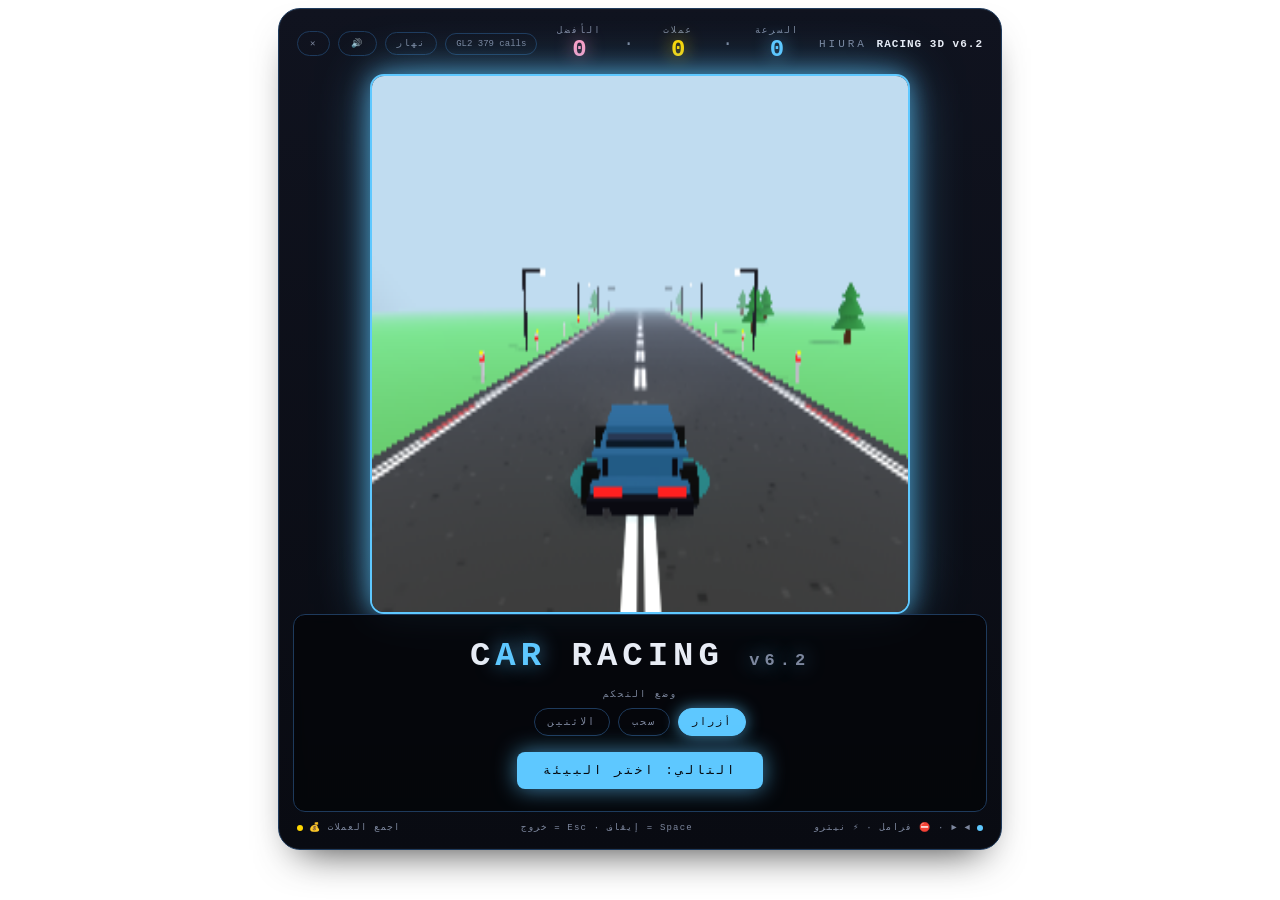
<file: games/3D-Racing.html>
<!DOCTYPE html>
<html lang="ar" dir="rtl">
<head>
<meta charset="UTF-8">
<meta name="viewport" content="width=device-width, initial-scale=1, maximum-scale=1, user-scalable=no">
<title>Hiura Racing 3D v6.2</title>
<style>
  :root{--bg-0:#05060a;--line:#1e3a5c;--p1:#5ec8ff;--p2:#ff9ec4;--glow-p1:rgba(94,200,255,.65);--glow-p2:rgba(255,158,196,.65);--ink:#e8ecf5;--ink-dim:#7d879e;--nitro:#ff8a30;}
  *{box-sizing:border-box;-webkit-tap-highlight-color:transparent;user-select:none;}
  html,body{margin:0;padding:0;}
  body{font-family:'Courier New',ui-monospace,monospace;color:var(--ink);background:transparent;touch-action:manipulation;display:block;width:100%;min-height:0;}
  .wrap{width:100%;max-width:740px;margin:0 auto;padding:8px;display:flex;flex-direction:column;align-items:stretch;}
  .cab{position:relative;width:100%;padding:14px;background:linear-gradient(180deg,#10131f,#090b12);border-radius:22px;border:1px solid var(--line);box-shadow:0 0 0 1px rgba(255,255,255,.02) inset,0 20px 40px -20px rgba(0,0,0,.8);}
  .top{display:flex;align-items:center;justify-content:space-between;padding:2px 4px 12px;flex-wrap:wrap;gap:8px;}
  .brand{font-size:11px;letter-spacing:3px;color:var(--ink-dim);}
  .brand b{color:var(--ink);letter-spacing:1px;}
  .score-row{display:flex;align-items:center;gap:20px;}
  .score{text-align:center;min-width:48px;}
  .score .tag{font-size:9px;letter-spacing:2px;color:var(--ink-dim);margin-bottom:2px;}
  .score .num{font-size:24px;font-weight:bold;line-height:1;font-variant-numeric:tabular-nums;transition:transform .15s;color:var(--p1);text-shadow:0 0 18px var(--glow-p1);}
  .score.p2 .num{color:var(--p2);text-shadow:0 0 18px var(--glow-p2);}
  .score.p3 .num{color:#ffd700;text-shadow:0 0 18px rgba(255,215,0,.7);}
  .score.bump .num{transform:scale(1.3);}
  .divider{color:var(--ink-dim);font-size:18px;}
  .mode-badge{font-size:9px;letter-spacing:2px;color:var(--ink-dim);border:1px solid var(--line);padding:5px 10px;border-radius:20px;}
  .exit-btn{font-family:inherit;font-size:9px;letter-spacing:2px;background:transparent;color:var(--ink-dim);border:1px solid var(--line);padding:6px 12px;border-radius:20px;cursor:pointer;transition:.15s;display:inline-flex;align-items:center;gap:6px;}
  .exit-btn:hover{color:#ff8080;border-color:#ff8080;}
  .stage-wrap{position:relative;width:100%;}
  canvas#game{display:block;width:100%;max-width:540px;margin:0 auto;height:auto;aspect-ratio:1/1;border-radius:14px;border:2px solid var(--p1);box-shadow:0 0 26px var(--glow-p1),0 0 60px -10px var(--glow-p1);background:#1a1f2a;}
  canvas#game.hide{display:none!important;}
  .overlay{position:relative;display:flex;flex-direction:column;align-items:center;justify-content:flex-start;gap:10px;background:rgba(5,6,10,.9);backdrop-filter:blur(6px);-webkit-backdrop-filter:blur(6px);border-radius:12px;border:1px solid var(--line);padding:22px 16px;text-align:center;width:100%;box-sizing:border-box;animation:fadeIn .25s ease;}
  @keyframes fadeIn{from{opacity:0}to{opacity:1}}
  .overlay.hide{display:none!important;}
  .overlay h1{margin:0;font-size:clamp(22px,6vw,34px);letter-spacing:5px;color:var(--ink);}
  .overlay h1 span{color:var(--p1);text-shadow:0 0 20px var(--glow-p1);}
  .overlay h2{margin:0;font-size:13px;letter-spacing:3px;color:var(--ink-dim);}
  .result{font-size:13px;letter-spacing:2px;margin-bottom:-4px;}
  .result.win{color:var(--p1);}
  .result.lose{color:var(--p2);}
  .final-score{font-size:14px;color:var(--ink);letter-spacing:2px;font-weight:bold;}
  #pauseScreen{position:absolute;inset:0;background:rgba(5,6,10,.85);border:none;}
  .row{display:flex;gap:8px;flex-wrap:wrap;justify-content:center;}
  .row .lbl{width:100%;font-size:9px;letter-spacing:2px;color:var(--ink-dim);margin-top:4px;}
  .chip{font-family:inherit;font-size:10px;letter-spacing:2px;padding:7px 13px;border-radius:20px;background:transparent;color:var(--ink-dim);border:1px solid var(--line);cursor:pointer;transition:.15s;}
  .chip.active{color:var(--bg-0);background:var(--p1);border-color:var(--p1);box-shadow:0 0 16px var(--glow-p1);}
  .theme-grid{display:flex;gap:8px;flex-wrap:wrap;justify-content:center;margin-top:2px;}
  .theme-card{width:90px;padding:7px;border-radius:12px;cursor:pointer;border:1px solid var(--line);background:rgba(255,255,255,.02);transition:.2s;display:flex;flex-direction:column;align-items:center;gap:5px;}
  .theme-card.active{border-color:var(--p1);box-shadow:0 0 18px var(--glow-p1);}
  .theme-card canvas{width:100%;height:44px;border-radius:8px;display:block;border:none;aspect-ratio:auto;}
  .theme-card .name{font-size:9px;letter-spacing:1.2px;color:var(--ink-dim);}
  .theme-card.active .name{color:var(--ink);}
  .btn{margin-top:6px;padding:11px 26px;font-family:inherit;font-size:12px;letter-spacing:3px;color:var(--bg-0);background:var(--p1);border:none;border-radius:8px;cursor:pointer;box-shadow:0 0 22px var(--glow-p1);}
  .btn.ghost{background:transparent;color:var(--ink-dim);border:1px solid var(--line);box-shadow:none;}
  .btn-row{display:flex;gap:10px;flex-wrap:wrap;justify-content:center;}
  .bottom{display:flex;align-items:center;justify-content:space-between;padding:10px 4px 2px;font-size:9px;letter-spacing:1.2px;color:var(--ink-dim);flex-wrap:wrap;gap:6px;}
  .hint{display:flex;align-items:center;gap:6px;}
  .dot{width:6px;height:6px;border-radius:50%;background:var(--p1);}
  .dot.pink{background:var(--p2);}
  .dot.gold{background:#ffd700;}
  .stats-badge{font-size:9px;color:var(--ink-dim);border:1px solid var(--line);padding:5px 10px;border-radius:20px;}
  .control-buttons-wrap{margin:12px auto 0;display:none;gap:8px;width:100%;max-width:440px;}
  .control-buttons-wrap.visible{display:grid;grid-template-columns:1fr 1fr 1fr 1fr;gap:8px;}
  .ctrl-btn{padding:16px 0;font-family:inherit;font-weight:bold;color:var(--p1);background:linear-gradient(180deg,#101625,#090b12);border:1px solid var(--line);border-radius:14px;cursor:pointer;box-shadow:0 4px 12px rgba(0,0,0,.4);transition:.15s;display:flex;align-items:center;justify-content:center;position:relative;overflow:hidden;}
  .ctrl-btn .ctrl-icon{display:inline-flex;align-items:center;justify-content:center;width:32px;height:32px;z-index:1;}
  .ctrl-btn .ctrl-icon svg{width:100%;height:100%;display:block;filter:drop-shadow(0 0 6px var(--glow-p1));}
  .ctrl-btn.brake{color:#ff6060;}
  .ctrl-btn.nitro{color:var(--nitro);}
  .ctrl-btn.nitro .charge{position:absolute;bottom:0;left:0;width:100%;height:0%;background:linear-gradient(0deg,rgba(255,138,48,.5),rgba(255,138,48,.05));transition:height .1s;pointer-events:none;}
  .ctrl-btn.nitro.ready{box-shadow:0 0 20px rgba(255,138,48,.7),inset 0 0 20px rgba(255,138,48,.2);}
  .ctrl-btn:active,.ctrl-btn.active{background:var(--p1);color:var(--bg-0);border-color:var(--p1);transform:scale(.95);}
  .ctrl-btn.brake:active,.ctrl-btn.brake.active{background:#ff4040;border-color:#ff4040;}
  .ctrl-btn.nitro:active,.ctrl-btn.nitro.active{background:var(--nitro);color:var(--bg-0);border-color:var(--nitro);}
  #countdown{position:absolute;top:0;left:0;right:0;bottom:0;display:flex;align-items:center;justify-content:center;pointer-events:none;font-size:120px;font-weight:bold;color:#fff;text-shadow:0 0 40px var(--p1),0 0 80px var(--p1);opacity:0;}
  #countdown.show{animation:cdPulse .9s ease-out forwards;}
  @keyframes cdPulse{0%{transform:scale(2);opacity:0}20%{transform:scale(1);opacity:1}100%{transform:scale(.7);opacity:0}}
  @media (max-width:480px){.cab{padding:12px;}.overlay{gap:9px;padding:18px 12px;}.overlay h1{font-size:24px;}.chip{padding:7px 11px;font-size:9px;}.theme-card{width:78px;padding:6px;}.theme-card canvas{height:38px;}.btn{padding:11px 22px;font-size:11px;}.ctrl-btn{padding:14px 0;}.ctrl-btn .ctrl-icon{width:26px;height:26px;}}
</style>
</head>
<body>

<div class="wrap">
<div class="cab">
  <div class="top">
    <div class="brand">HIURA <b>RACING 3D v6.2</b></div>
    <div class="score-row">
      <div class="score p1"><div class="tag">السرعة</div><div class="num" id="s1">0</div></div>
      <div class="divider">·</div>
      <div class="score p3"><div class="tag">عملات</div><div class="num" id="s3">0</div></div>
      <div class="divider">·</div>
      <div class="score p2"><div class="tag">الأفضل</div><div class="num" id="s2">0</div></div>
    </div>
    <div style="display:flex;align-items:center;gap:8px;">
      <div class="stats-badge" id="statsBadge">--</div>
      <div class="mode-badge" id="modeBadge">نهار</div>
      <button class="exit-btn" id="muteBtn">🔊</button>
      <button class="exit-btn" id="exitBtn">✕</button>
    </div>
  </div>

  <div class="stage-wrap">
    <canvas id="game"></canvas>
    <div id="countdown"></div>
    <div class="overlay" id="menuScreen">
      <h1>C<span>AR</span> RACING <span style="font-size:.5em;color:var(--ink-dim);">v6.2</span></h1>
      <div class="row">
        <div class="lbl">وضع التحكم</div>
        <button class="chip ctrl-opt active" data-c="buttons">أزرار</button>
        <button class="chip ctrl-opt" data-c="swipe">سحب</button>
        <button class="chip ctrl-opt" data-c="both">الاثنين</button>
      </div>
      <button class="btn" id="toThemeBtn">التالي: اختر البيئة</button>
    </div>

    <div class="overlay hide" id="themeScreen">
      <h2>اختر بيئة السباق</h2>
      <div class="theme-grid" id="themeGrid"></div>
      <div class="btn-row">
        <button class="btn ghost" id="backToMenuBtn">رجوع</button>
        <button class="btn" id="startBtn">ابدأ السباق</button>
      </div>
    </div>

    <div class="overlay hide" id="endScreen">
      <div class="result" id="resultText">تحطمت!</div>
      <h1 id="endTitle">CRASH</h1>
      <div class="final-score" id="finalScore">المسافة: 0 م</div>
      <div class="btn-row">
        <button class="btn ghost" id="exitToMenuBtn">القائمة</button>
        <button class="btn" id="restartBtn">إعادة</button>
      </div>
    </div>

    <div class="overlay hide" id="pauseScreen">
      <h1>PAUSE</h1>
      <div class="btn-row">
        <button class="btn ghost" id="pauseExitBtn">القائمة</button>
        <button class="btn" id="resumeBtn">استكمال</button>
      </div>
    </div>
  </div>

  <div class="control-buttons-wrap" id="controlBarWrap">
  <button class="ctrl-btn" id="btnRight"><span class="ctrl-icon"><svg viewBox="0 0 24 24" fill="none" stroke="currentColor" stroke-width="2.4" stroke-linecap="round"><path d="M15 6 L9 12 L15 18"/><path d="M20 6 L14 12 L20 18" opacity="0.5"/></svg></span></button>
  <button class="ctrl-btn brake" id="btnBrake"><span class="ctrl-icon"><svg viewBox="0 0 24 24" fill="none" stroke="currentColor" stroke-width="2.2" stroke-linecap="round"><circle cx="12" cy="12" r="8"/><circle cx="12" cy="12" r="3" fill="currentColor" opacity="0.35"/></svg></span></button>
  
  <button class="ctrl-btn nitro" id="btnNitro"><span class="ctrl-icon"><svg viewBox="0 0 24 24" fill="none" stroke="currentColor" stroke-width="2.2" stroke-linecap="round" stroke-linejoin="round"><path d="M13 2 L4 14 L11 14 L10 22 L20 10 L13 10 Z"/></svg></span><span class="charge" id="nitroCharge"></span></button>
 
  <button class="ctrl-btn" id="btnLeft"><span class="ctrl-icon"><svg viewBox="0 0 24 24" fill="none" stroke="currentColor" stroke-width="2.4" stroke-linecap="round"><path d="M9 6 L15 12 L9 18"/><path d="M4 6 L10 12 L4 18" opacity="0.5"/></svg></span></button>
</div>

  <div class="bottom">
    <div class="hint"><span class="dot"></span> <span>◄ ► · ⛔ فرامل · ⚡ نيترو</span></div>
    <div>Space = إيقاف · Esc = خروج</div>
    <div class="hint"><span>اجمع العملات 💰</span> <span class="dot gold"></span></div>
  </div>
</div>
</div>

<!-- ═══════════════════════════════════════════════════════════════════════
     FILE: mini-three.js
     محرك الرسومات — مستقل، يعمل على WebGL1 + WebGL2
     ═══════════════════════════════════════════════════════════════════════ -->
<script>
(function(global){
  'use strict';

  // ═══ MATH ═══
  function Vector3(x, y, z){ this.x = x||0; this.y = y||0; this.z = z||0; }
  Vector3.prototype.set = function(x,y,z){ this.x=x; this.y=y; this.z=z; return this; };
  Vector3.prototype.copy = function(v){ this.x=v.x; this.y=v.y; this.z=v.z; return this; };
  Vector3.prototype.clone = function(){ return new Vector3(this.x,this.y,this.z); };
  Vector3.prototype.length = function(){ return Math.hypot(this.x, this.y, this.z); };
  Vector3.prototype.normalize = function(){ const l = this.length()||1; this.x/=l; this.y/=l; this.z/=l; return this; };

  function Euler(x,y,z){ this.x=x||0; this.y=y||0; this.z=z||0; }
  Euler.prototype.set = function(x,y,z){ this.x=x; this.y=y; this.z=z; return this; };

  function Color(c){ this.r = 1; this.g = 1; this.b = 1; if(c!==undefined) this.set(c); }
  Color.prototype.set = function(c){
    if(typeof c === 'number'){ this.r=((c>>16)&255)/255; this.g=((c>>8)&255)/255; this.b=(c&255)/255; }
    else if(typeof c === 'string'){ const h=c.replace('#',''); this.r=parseInt(h.substr(0,2),16)/255; this.g=parseInt(h.substr(2,2),16)/255; this.b=parseInt(h.substr(4,2),16)/255; }
    else if(c && c.r !== undefined){ this.r=c.r; this.g=c.g; this.b=c.b; }
    return this;
  };
  Color.prototype.clone = function(){ return new Color(this); };

  function Matrix4(){ this.elements = new Float32Array(16); this.identity(); }
  Matrix4.prototype.identity = function(){
    const e = this.elements;
    e[0]=1;e[1]=0;e[2]=0;e[3]=0;e[4]=0;e[5]=1;e[6]=0;e[7]=0;
    e[8]=0;e[9]=0;e[10]=1;e[11]=0;e[12]=0;e[13]=0;e[14]=0;e[15]=1;
    return this;
  };
  Matrix4.prototype.copy = function(m){ this.elements.set(m.elements); return this; };
  Matrix4.prototype.multiplyMatrices = function(a, b){
    const ae=a.elements, be=b.elements, te=this.elements;
    const a11=ae[0],a12=ae[4],a13=ae[8],a14=ae[12];
    const a21=ae[1],a22=ae[5],a23=ae[9],a24=ae[13];
    const a31=ae[2],a32=ae[6],a33=ae[10],a34=ae[14];
    const a41=ae[3],a42=ae[7],a43=ae[11],a44=ae[15];
    const b11=be[0],b12=be[4],b13=be[8],b14=be[12];
    const b21=be[1],b22=be[5],b23=be[9],b24=be[13];
    const b31=be[2],b32=be[6],b33=be[10],b34=be[14];
    const b41=be[3],b42=be[7],b43=be[11],b44=be[15];
    te[0]=a11*b11+a12*b21+a13*b31+a14*b41; te[4]=a11*b12+a12*b22+a13*b32+a14*b42; te[8]=a11*b13+a12*b23+a13*b33+a14*b43; te[12]=a11*b14+a12*b24+a13*b34+a14*b44;
    te[1]=a21*b11+a22*b21+a23*b31+a24*b41; te[5]=a21*b12+a22*b22+a23*b32+a24*b42; te[9]=a21*b13+a22*b23+a23*b33+a24*b43; te[13]=a21*b14+a22*b24+a23*b34+a24*b44;
    te[2]=a31*b11+a32*b21+a33*b31+a34*b41; te[6]=a31*b12+a32*b22+a33*b32+a34*b42; te[10]=a31*b13+a32*b23+a33*b33+a34*b43; te[14]=a31*b14+a32*b24+a33*b34+a34*b44;
    te[3]=a41*b11+a42*b21+a43*b31+a44*b41; te[7]=a41*b12+a42*b22+a43*b32+a44*b42; te[11]=a41*b13+a42*b23+a43*b33+a44*b43; te[15]=a41*b14+a42*b24+a43*b34+a44*b44;
    return this;
  };
  Matrix4.prototype.compose = function(pos, rot, scale){
    const cx = Math.cos(rot.x), sx = Math.sin(rot.x);
    const cy = Math.cos(rot.y), sy = Math.sin(rot.y);
    const cz = Math.cos(rot.z), sz = Math.sin(rot.z);
    const SX=scale.x, SY=scale.y, SZ=scale.z;
    const e = this.elements;
    e[0] = cy*cz * SX;              e[4] = -cy*sz * SY;             e[8] = sy * SZ;
    e[1] = (sx*sy*cz + cx*sz) * SX; e[5] = (cx*cz - sx*sy*sz) * SY; e[9] = -sx*cy * SZ;
    e[2] = (sx*sz - cx*sy*cz) * SX; e[6] = (cx*sy*sz + sx*cz) * SY; e[10] = cx*cy * SZ;
    e[3]=0; e[7]=0; e[11]=0;
    e[12]=pos.x; e[13]=pos.y; e[14]=pos.z; e[15]=1;
    return this;
  };
  Matrix4.prototype.makePerspective = function(fov, aspect, near, far){
    const f = 1/Math.tan(fov*Math.PI/360);
    const nf = 1/(near-far);
    const e = this.elements;
    e[0]=f/aspect; e[4]=0; e[8]=0; e[12]=0;
    e[1]=0; e[5]=f; e[9]=0; e[13]=0;
    e[2]=0; e[6]=0; e[10]=(far+near)*nf; e[14]=2*far*near*nf;
    e[3]=0; e[7]=0; e[11]=-1; e[15]=0;
    return this;
  };
  Matrix4.prototype.makeOrtho = function(l, r, b, t, n, f){
    const e = this.elements;
    const lr=1/(l-r), bt=1/(b-t), nf=1/(n-f);
    e[0]=-2*lr; e[1]=0; e[2]=0; e[3]=0;
    e[4]=0; e[5]=-2*bt; e[6]=0; e[7]=0;
    e[8]=0; e[9]=0; e[10]=2*nf; e[11]=0;
    e[12]=(l+r)*lr; e[13]=(t+b)*bt; e[14]=(f+n)*nf; e[15]=1;
    return this;
  };
  Matrix4.prototype.lookAt = function(eye, target, up){
    let zx=eye.x-target.x, zy=eye.y-target.y, zz=eye.z-target.z;
    let zl=Math.hypot(zx,zy,zz)||1; zx/=zl; zy/=zl; zz/=zl;
    let xx=up.y*zz-up.z*zy, xy=up.z*zx-up.x*zz, xz=up.x*zy-up.y*zx;
    let xl=Math.hypot(xx,xy,xz)||1; xx/=xl; xy/=xl; xz/=xl;
    let yx=zy*xz-zz*xy, yy=zz*xx-zx*xz, yz=zx*xy-zy*xx;
    const e = this.elements;
    e[0]=xx; e[4]=xy; e[8]=xz; e[12]=-(xx*eye.x+xy*eye.y+xz*eye.z);
    e[1]=yx; e[5]=yy; e[9]=yz; e[13]=-(yx*eye.x+yy*eye.y+yz*eye.z);
    e[2]=zx; e[6]=zy; e[10]=zz; e[14]=-(zx*eye.x+zy*eye.y+zz*eye.z);
    e[3]=0; e[7]=0; e[11]=0; e[15]=1;
    return this;
  };
  Matrix4.prototype.invert = function(){
    const m = this.elements;
    const n11=m[0],n21=m[1],n31=m[2],n41=m[3],n12=m[4],n22=m[5],n32=m[6],n42=m[7];
    const n13=m[8],n23=m[9],n33=m[10],n43=m[11],n14=m[12],n24=m[13],n34=m[14],n44=m[15];
    const t11=n23*n34*n42-n24*n33*n42+n24*n32*n43-n22*n34*n43-n23*n32*n44+n22*n33*n44;
    const t12=n14*n33*n42-n13*n34*n42-n14*n32*n43+n12*n34*n43+n13*n32*n44-n12*n33*n44;
    const t13=n13*n24*n42-n14*n23*n42+n14*n22*n43-n12*n24*n43-n13*n22*n44+n12*n23*n44;
    const t14=n14*n23*n32-n13*n24*n32-n14*n22*n33+n12*n24*n33+n13*n22*n34-n12*n23*n34;
    const det=n11*t11+n21*t12+n31*t13+n41*t14;
    if(!det) return this.identity();
    const id=1/det;
    m[0]=t11*id;
    m[1]=(n24*n33*n41-n23*n34*n41-n24*n31*n43+n21*n34*n43+n23*n31*n44-n21*n33*n44)*id;
    m[2]=(n22*n34*n41-n24*n32*n41+n24*n31*n42-n21*n34*n42-n22*n31*n44+n21*n32*n44)*id;
    m[3]=(n23*n32*n41-n22*n33*n41-n23*n31*n42+n21*n33*n42+n22*n31*n43-n21*n32*n43)*id;
    m[4]=t12*id;
    m[5]=(n13*n34*n41-n14*n33*n41+n14*n31*n43-n11*n34*n43-n13*n31*n44+n11*n33*n44)*id;
    m[6]=(n14*n32*n41-n12*n34*n41-n14*n31*n42+n11*n34*n42+n12*n31*n44-n11*n32*n44)*id;
    m[7]=(n12*n33*n41-n13*n32*n41+n13*n31*n42-n11*n33*n42-n12*n31*n43+n11*n32*n43)*id;
    m[8]=t13*id;
    m[9]=(n14*n23*n41-n13*n24*n41-n14*n21*n43+n11*n24*n43+n13*n21*n44-n11*n23*n44)*id;
    m[10]=(n12*n24*n41-n14*n22*n41+n14*n21*n42-n11*n24*n42-n12*n21*n44+n11*n22*n44)*id;
    m[11]=(n13*n22*n41-n12*n23*n41-n13*n21*n42+n11*n23*n42+n12*n21*n43-n11*n22*n43)*id;
    m[12]=t14*id;
    m[13]=(n13*n24*n31-n14*n23*n31+n14*n21*n33-n11*n24*n33-n13*n21*n34+n11*n23*n34)*id;
    m[14]=(n14*n22*n31-n12*n24*n31-n14*n21*n32+n11*n24*n32+n12*n21*n34-n11*n22*n34)*id;
    m[15]=(n12*n23*n31-n13*n22*n31+n13*n21*n32-n11*n23*n32-n12*n21*n33+n11*n22*n33)*id;
    return this;
  };

  // ═══ SCENE GRAPH ═══
  function Object3D(){
    this.position = new Vector3(0,0,0);
    this.rotation = new Euler(0,0,0);
    this.scale = new Vector3(1,1,1);
    this.matrix = new Matrix4();
    this.matrixWorld = new Matrix4();
    this.children = [];
    this.parent = null;
    this.userData = {};
    this.visible = true;
    this.castShadow = false;
    this.receiveShadow = false;
    this.frustumCulled = true;
    this.renderOrder = 0;
  }
  Object3D.prototype.add = function(o){ if(o.parent) o.parent.remove(o); o.parent = this; this.children.push(o); return this; };
  Object3D.prototype.remove = function(o){ const i = this.children.indexOf(o); if(i !== -1){ this.children.splice(i, 1); o.parent = null; } return this; };
  Object3D.prototype.updateMatrix = function(){ this.matrix.compose(this.position, this.rotation, this.scale); };
  Object3D.prototype.updateMatrixWorld = function(parentMatrix){
    this.updateMatrix();
    if(parentMatrix) this.matrixWorld.multiplyMatrices(parentMatrix, this.matrix);
    else this.matrixWorld.copy(this.matrix);
    for(let i = 0; i < this.children.length; i++) this.children[i].updateMatrixWorld(this.matrixWorld);
  };
  Object3D.prototype.traverse = function(cb){ cb(this); for(let i = 0; i < this.children.length; i++) this.children[i].traverse(cb); };
  Object3D.prototype.lookAt = function(){};

  function Scene(){ Object3D.call(this); this.isScene = true; this.fog = null; this.background = null; }
  Scene.prototype = Object.create(Object3D.prototype);

  function PerspectiveCamera(fov, aspect, near, far){
    Object3D.call(this);
    this.fov = fov; this.aspect = aspect; this.near = near; this.far = far;
    this.projectionMatrix = new Matrix4();
    this.viewMatrix = null;
  }
  PerspectiveCamera.prototype = Object.create(Object3D.prototype);
  PerspectiveCamera.prototype.updateProjectionMatrix = function(){
    this.projectionMatrix.makePerspective(this.fov, this.aspect, this.near, this.far);
  };
  PerspectiveCamera.prototype.lookAt = function(x, y, z){
    const tx=(typeof x==='object')?x.x:x;
    const ty=(typeof x==='object')?x.y:y;
    const tz=(typeof x==='object')?x.z:z;
    const eye = new Vector3(this.position.x, this.position.y, this.position.z);
    const target = new Vector3(tx, ty, tz);
    const up = new Vector3(0, 1, 0);
    this.viewMatrix = new Matrix4().lookAt(eye, target, up);
  };

  // ═══ GEOMETRIES ═══
  function BufferGeometry(){ this.attributes = {}; this.index = null; this.boundingSphere = null; }
  BufferGeometry.prototype.setAttribute = function(n, a){ this.attributes[n] = a; return this; };
  BufferGeometry.prototype.setIndex = function(i){ this.index = i; return this; };
  BufferGeometry.prototype.dispose = function(){};
  BufferGeometry.prototype.computeBoundingSphere = function(){
    const pos = this.attributes.position.array;
    let cx=0, cy=0, cz=0;
    const count = pos.length/3;
    for(let i = 0; i < count; i++){ cx += pos[i*3]; cy += pos[i*3+1]; cz += pos[i*3+2]; }
    cx/=count; cy/=count; cz/=count;
    let maxR2 = 0;
    for(let i = 0; i < count; i++){
      const dx = pos[i*3]-cx, dy = pos[i*3+1]-cy, dz = pos[i*3+2]-cz;
      const r2 = dx*dx + dy*dy + dz*dz;
      if(r2 > maxR2) maxR2 = r2;
    }
    this.boundingSphere = { center: new Vector3(cx,cy,cz), radius: Math.sqrt(maxR2) };
    return this.boundingSphere;
  };
  BufferGeometry.merge = function(geometries, matrices){
    const totalV = geometries.reduce((s, g) => s + g.attributes.position.count, 0);
    const totalI = geometries.reduce((s, g) => s + (g.index ? g.index.array.length : g.attributes.position.count), 0);
    const newPos = new Float32Array(totalV * 3);
    const newNor = new Float32Array(totalV * 3);
    const newUv = new Float32Array(totalV * 2);
    const useU32 = totalI > 65535;
    const newIdx = useU32 ? new Uint32Array(totalI) : new Uint16Array(totalI);
    let vOff = 0, iOff = 0;
    for(let gi = 0; gi < geometries.length; gi++){
      const g = geometries[gi], m = matrices[gi];
      const p = g.attributes.position.array;
      const n = g.attributes.normal ? g.attributes.normal.array : null;
      const u = g.attributes.uv ? g.attributes.uv.array : null;
      const idx = g.index ? g.index.array : null;
      const vCount = g.attributes.position.count;
      const e = m.elements;
      for(let i = 0; i < vCount; i++){
        const x = p[i*3], y = p[i*3+1], z = p[i*3+2];
        newPos[(vOff+i)*3]   = e[0]*x + e[4]*y + e[8]*z + e[12];
        newPos[(vOff+i)*3+1] = e[1]*x + e[5]*y + e[9]*z + e[13];
        newPos[(vOff+i)*3+2] = e[2]*x + e[6]*y + e[10]*z + e[14];
        if(n){
          const nx = n[i*3], ny = n[i*3+1], nz = n[i*3+2];
          const wnx = e[0]*nx + e[4]*ny + e[8]*nz;
          const wny = e[1]*nx + e[5]*ny + e[9]*nz;
          const wnz = e[2]*nx + e[6]*ny + e[10]*nz;
          const len = Math.hypot(wnx, wny, wnz) || 1;
          newNor[(vOff+i)*3]   = wnx/len;
          newNor[(vOff+i)*3+1] = wny/len;
          newNor[(vOff+i)*3+2] = wnz/len;
        }
        if(u){ newUv[(vOff+i)*2] = u[i*2]; newUv[(vOff+i)*2+1] = u[i*2+1]; }
      }
      if(idx){ for(let i = 0; i < idx.length; i++) newIdx[iOff+i] = idx[i] + vOff; iOff += idx.length; }
      else { for(let i = 0; i < vCount; i++) newIdx[iOff+i] = vOff + i; iOff += vCount; }
      vOff += vCount;
    }
    const merged = new BufferGeometry();
    merged.setAttribute('position', new BufferAttribute(newPos, 3));
    merged.setAttribute('normal', new BufferAttribute(newNor, 3));
    merged.setAttribute('uv', new BufferAttribute(newUv, 2));
    merged.setIndex(new BufferAttribute(newIdx, 1));
    merged.computeBoundingSphere();
    return merged;
  };

  function BufferAttribute(array, itemSize){ this.array = array; this.itemSize = itemSize; this.count = array.length / itemSize; }

  function BoxGeometry(w, h, d){
    const hx=w/2, hy=h/2, hz=d/2, pos=[], nor=[], uv=[], idx=[];
    const f = [
      {n:[1,0,0], v:[[hx,-hy,-hz],[hx,hy,-hz],[hx,hy,hz],[hx,-hy,hz]]},
      {n:[-1,0,0],v:[[-hx,-hy,hz],[-hx,hy,hz],[-hx,hy,-hz],[-hx,-hy,-hz]]},
      {n:[0,1,0], v:[[-hx,hy,-hz],[-hx,hy,hz],[hx,hy,hz],[hx,hy,-hz]]},
      {n:[0,-1,0],v:[[-hx,-hy,hz],[-hx,-hy,-hz],[hx,-hy,-hz],[hx,-hy,hz]]},
      {n:[0,0,1], v:[[-hx,-hy,hz],[hx,-hy,hz],[hx,hy,hz],[-hx,hy,hz]]},
      {n:[0,0,-1],v:[[hx,-hy,-hz],[-hx,-hy,-hz],[-hx,hy,-hz],[hx,hy,-hz]]}
    ];
    f.forEach((face, fi) => {
      const b = fi*4;
      face.v.forEach(v => { pos.push(v[0],v[1],v[2]); nor.push(face.n[0],face.n[1],face.n[2]); });
      uv.push(0,1, 0,0, 1,1, 1,0);
      idx.push(b,b+1,b+2, b,b+2,b+3);
    });
    BufferGeometry.call(this);
    this.setAttribute('position', new BufferAttribute(new Float32Array(pos), 3));
    this.setAttribute('normal', new BufferAttribute(new Float32Array(nor), 3));
    this.setAttribute('uv', new BufferAttribute(new Float32Array(uv), 2));
    this.setIndex(new BufferAttribute(new Uint16Array(idx), 1));
    this.computeBoundingSphere();
  }
  BoxGeometry.prototype = Object.create(BufferGeometry.prototype);

  function CylinderGeometry(rt, rb, h, seg){
    const pos=[], nor=[], uv=[], idx=[];
    const halfH=h/2;
    const slope=(rb-rt)/h;
    const nl=Math.hypot(1, slope)||1;
    for(let i = 0; i <= seg; i++){
      const a=(i/seg)*Math.PI*2;
      const ca=Math.cos(a), sa=Math.sin(a);
      const nx=ca/nl, ny=slope/nl, nz=sa/nl;
      pos.push(ca*rt, halfH, sa*rt); nor.push(nx,ny,nz); uv.push(i/seg, 1);
      pos.push(ca*rb, -halfH, sa*rb); nor.push(nx,ny,nz); uv.push(i/seg, 0);
    }
    for(let i = 0; i < seg; i++){ const a=i*2; idx.push(a,a+2,a+1, a+1,a+2,a+3); }
    let cs=pos.length/3;
    pos.push(0, halfH, 0); nor.push(0,1,0); uv.push(0.5,0.5);
    for(let i = 0; i <= seg; i++){ const a=(i/seg)*Math.PI*2; pos.push(Math.cos(a)*rt, halfH, Math.sin(a)*rt); nor.push(0,1,0); uv.push(0.5+Math.cos(a)*0.5, 0.5+Math.sin(a)*0.5); }
    for(let i = 0; i < seg; i++) idx.push(cs, cs+1+i, cs+2+i);
    cs=pos.length/3;
    pos.push(0, -halfH, 0); nor.push(0,-1,0); uv.push(0.5,0.5);
    for(let i = 0; i <= seg; i++){ const a=(i/seg)*Math.PI*2; pos.push(Math.cos(a)*rb, -halfH, Math.sin(a)*rb); nor.push(0,-1,0); uv.push(0.5+Math.cos(a)*0.5, 0.5+Math.sin(a)*0.5); }
    for(let i = 0; i < seg; i++) idx.push(cs, cs+2+i, cs+1+i);
    BufferGeometry.call(this);
    this.setAttribute('position', new BufferAttribute(new Float32Array(pos), 3));
    this.setAttribute('normal', new BufferAttribute(new Float32Array(nor), 3));
    this.setAttribute('uv', new BufferAttribute(new Float32Array(uv), 2));
    this.setIndex(new BufferAttribute(new Uint16Array(idx), 1));
    this.computeBoundingSphere();
  }
  CylinderGeometry.prototype = Object.create(BufferGeometry.prototype);

  function ConeGeometry(r, h, seg){ CylinderGeometry.call(this, 0.0001, r, h, seg); }
  ConeGeometry.prototype = Object.create(CylinderGeometry.prototype);

  function SphereGeometry(r, wSeg, hSeg){
    const pos=[], nor=[], uv=[], idx=[];
    for(let i = 0; i <= hSeg; i++){
      const phi=(i/hSeg)*Math.PI;
      for(let j = 0; j <= wSeg; j++){
        const theta=(j/wSeg)*Math.PI*2;
        const x=Math.sin(phi)*Math.cos(theta), y=Math.cos(phi), z=Math.sin(phi)*Math.sin(theta);
        pos.push(x*r,y*r,z*r); nor.push(x,y,z); uv.push(j/wSeg, 1-i/hSeg);
      }
    }
    for(let i = 0; i < hSeg; i++){
      for(let j = 0; j < wSeg; j++){
        const a=i*(wSeg+1)+j, b=a+wSeg+1;
        idx.push(a,b,a+1, b,b+1,a+1);
      }
    }
    BufferGeometry.call(this);
    this.setAttribute('position', new BufferAttribute(new Float32Array(pos), 3));
    this.setAttribute('normal', new BufferAttribute(new Float32Array(nor), 3));
    this.setAttribute('uv', new BufferAttribute(new Float32Array(uv), 2));
    this.setIndex(new BufferAttribute(new Uint16Array(idx), 1));
    this.computeBoundingSphere();
  }
  SphereGeometry.prototype = Object.create(BufferGeometry.prototype);

  function PlaneGeometry(w, h){
    const hx=w/2, hy=h/2;
    BufferGeometry.call(this);
    this.setAttribute('position', new BufferAttribute(new Float32Array([-hx,hy,0, -hx,-hy,0, hx,hy,0, hx,-hy,0]), 3));
    this.setAttribute('normal', new BufferAttribute(new Float32Array([0,0,1, 0,0,1, 0,0,1, 0,0,1]), 3));
    this.setAttribute('uv', new BufferAttribute(new Float32Array([0,1, 0,0, 1,1, 1,0]), 2));
    this.setIndex(new BufferAttribute(new Uint16Array([0,1,2, 2,1,3]), 1));
    this.computeBoundingSphere();
  }
  PlaneGeometry.prototype = Object.create(BufferGeometry.prototype);

  function CircleGeometry(r, seg){
    const pos=[0,0,0], nor=[0,0,1], uv=[0.5,0.5], idx=[];
    for(let i = 0; i <= seg; i++){
      const a=(i/seg)*Math.PI*2;
      pos.push(Math.cos(a)*r, Math.sin(a)*r, 0); nor.push(0,0,1); uv.push(0.5+Math.cos(a)*0.5, 0.5+Math.sin(a)*0.5);
    }
    for(let i = 0; i < seg; i++) idx.push(0, 1+i, 2+i);
    BufferGeometry.call(this);
    this.setAttribute('position', new BufferAttribute(new Float32Array(pos), 3));
    this.setAttribute('normal', new BufferAttribute(new Float32Array(nor), 3));
    this.setAttribute('uv', new BufferAttribute(new Float32Array(uv), 2));
    this.setIndex(new BufferAttribute(new Uint16Array(idx), 1));
    this.computeBoundingSphere();
  }
  CircleGeometry.prototype = Object.create(BufferGeometry.prototype);

  function TorusGeometry(r, tube, rSeg, tSeg){
    const pos=[], nor=[], uv=[], idx=[];
    for(let i = 0; i <= rSeg; i++){
      const u = (i/rSeg)*Math.PI*2;
      const cu = Math.cos(u), su = Math.sin(u);
      for(let j = 0; j <= tSeg; j++){
        const v = (j/tSeg)*Math.PI*2;
        const cv = Math.cos(v), sv = Math.sin(v);
        const x = (r + tube*cv) * cu, y = tube * sv, z = (r + tube*cv) * su;
        pos.push(x, y, z); nor.push(cv*cu, sv, cv*su); uv.push(i/rSeg, j/tSeg);
      }
    }
    for(let i = 0; i < rSeg; i++){
      for(let j = 0; j < tSeg; j++){
        const a = i*(tSeg+1)+j, b = a+tSeg+1;
        idx.push(a, b, a+1, b, b+1, a+1);
      }
    }
    BufferGeometry.call(this);
    this.setAttribute('position', new BufferAttribute(new Float32Array(pos), 3));
    this.setAttribute('normal', new BufferAttribute(new Float32Array(nor), 3));
    this.setAttribute('uv', new BufferAttribute(new Float32Array(uv), 2));
    this.setIndex(new BufferAttribute(new Uint16Array(idx), 1));
    this.computeBoundingSphere();
  }
  TorusGeometry.prototype = Object.create(BufferGeometry.prototype);

  // ═══ TEXTURE ═══
  function Texture(image){
    this.image = image;
    this.wrapS = 33071; this.wrapT = 33071;
    this.repeat = { x:1, y:1, set: function(x,y){ this.x=x; this.y=y; } };
    this.offset = { x:0, y:0 };
    this.flipY = true;
    this.generateMipmaps = true;
    this.anisotropy = 16;
    this._gl = null;
  }
  Texture.prototype.dispose = function(){};
  function CanvasTexture(canvas){ Texture.call(this, canvas); }
  CanvasTexture.prototype = Object.create(Texture.prototype);

  // ═══ MATERIALS ═══
  function Material(o){
    o = o || {};
    this.color = new Color(o.color !== undefined ? o.color : 0xffffff);
    this.transparent = !!o.transparent;
    this.opacity = o.opacity !== undefined ? o.opacity : 1;
    this.side = o.side !== undefined ? o.side : 0;
    this.map = o.map || null;
    this.metalness = o.metalness !== undefined ? o.metalness : 0;
    this.roughness = o.roughness !== undefined ? o.roughness : 0.5;
    this.emissive = o.emissive !== undefined ? new Color(o.emissive) : new Color(0x000000);
    this.emissiveIntensity = o.emissiveIntensity !== undefined ? o.emissiveIntensity : 1;
    this.depthWrite = o.depthWrite !== undefined ? o.depthWrite : true;
    this.vertexColors = !!o.vertexColors;
    this.size = o.size !== undefined ? o.size : 1;
    this.type = 'material';
    this._id = Material._nextId++;
  }
  Material._nextId = 1;
  Material.prototype.dispose = function(){};
  Material.prototype.clone = function(){
    const m = Object.create(Object.getPrototypeOf(this));
    for(const k in this){ const v = this[k]; m[k] = (v instanceof Color) ? new Color(v) : v; }
    m._id = Material._nextId++;
    return m;
  };

  function MeshBasicMaterial(o){ Material.call(this, o); this.type = 'basic'; }
  MeshBasicMaterial.prototype = Object.create(Material.prototype);
  function MeshStandardMaterial(o){ Material.call(this, o); this.type = 'standard'; }
  MeshStandardMaterial.prototype = Object.create(Material.prototype);
  function PointsMaterial(o){ Material.call(this, o); this.type='points'; this.transparent = true; }
  PointsMaterial.prototype = Object.create(Material.prototype);

  // ═══ MESH / POINTS / GROUP ═══
  function Mesh(geo, mat){
    Object3D.call(this);
    this.geometry = geo; this.material = mat; this.isMesh = true;
    this.castShadow = true; this.receiveShadow = true;
  }
  Mesh.prototype = Object.create(Object3D.prototype);
  function Points(geo, mat){ Object3D.call(this); this.geometry = geo; this.material = mat; this.isPoints = true; }
  Points.prototype = Object.create(Object3D.prototype);
  function Group(){ Object3D.call(this); }
  Group.prototype = Object.create(Object3D.prototype);

  // ═══ LIGHTS ═══
  function Light(){ Object3D.call(this); this.isLight = true; this.castShadow = false; }
  Light.prototype = Object.create(Object3D.prototype);
  function AmbientLight(c, i){ Light.call(this); this.lightType='ambient'; this.color = new Color(c); this.intensity = i !== undefined ? i : 1; }
  AmbientLight.prototype = Object.create(Light.prototype);
  function DirectionalLight(c, i){ Light.call(this); this.lightType='directional'; this.color = new Color(c); this.intensity = i !== undefined ? i : 1; this.castShadow = true; }
  DirectionalLight.prototype = Object.create(Light.prototype);
  function HemisphereLight(sky, ground, i){ Light.call(this); this.lightType='hemisphere'; this.color = new Color(sky); this.groundColor = new Color(ground); this.intensity = i !== undefined ? i : 1; }
  HemisphereLight.prototype = Object.create(Light.prototype);
  function PointLight(c, i, d){ Light.call(this); this.lightType='point'; this.color = new Color(c); this.intensity = i !== undefined ? i : 1; this.distance = d || 0; }
  PointLight.prototype = Object.create(Light.prototype);
  function SpotLight(c, i, d, ang, pen){ Light.call(this); this.lightType='spot'; this.color = new Color(c); this.intensity = i !== undefined ? i : 1; this.distance = d || 50; this.angle = ang || Math.PI/6; this.penumbra = pen || 0.3; this.target = null; this._direction = new Vector3(0,0,-1); }
  SpotLight.prototype = Object.create(Light.prototype);
  SpotLight.prototype.updateDirection = function(){
    const p = this.position;
    const t = this.target || new Vector3(p.x, p.y, p.z - 1);
    const dir = new Vector3(t.x-p.x, t.y-p.y, t.z-p.z);
    dir.normalize(); this._direction = dir;
  };

  // ═══ FOG ═══
  function Fog(color, near, far){ this.color = new Color(color); this.near = near; this.far = far; this.isExp2 = false; }
  function FogExp2(color, density){ this.color = new Color(color); this.density = density; this.isExp2 = true; }

  // ═══ RENDERER ═══
  function WebGLRenderer(opts){
    opts = opts || {};
    this.domElement = opts.canvas || document.createElement('canvas');
    const gl2 = this.domElement.getContext('webgl2', { antialias: false, alpha: opts.alpha !== false, depth: true, premultipliedAlpha: false, powerPreference: 'high-performance' });
    const gl = gl2 || this.domElement.getContext('webgl', { antialias: false, alpha: opts.alpha !== false, depth: true, premultipliedAlpha: false, powerPreference: 'high-performance' }) || this.domElement.getContext('experimental-webgl', { antialias: false, alpha: false, depth: true });
    if(!gl) throw new Error('WebGL not supported');
    this.gl = gl;
    this._isGL2 = !!gl2;

    this._vaoExt = this._isGL2 ? null : gl.getExtension('OES_vertex_array_object');
    this._anisoExt = gl.getExtension('EXT_texture_filter_anisotropic') || gl.getExtension('WEBKIT_EXT_texture_filter_anisotropic');
    this._maxAniso = this._anisoExt ? gl.getParameter(this._anisoExt.MAX_TEXTURE_MAX_ANISOTROPY_EXT) : 1;
    this._uint32Ext = this._isGL2 ? true : !!gl.getExtension('OES_element_index_uint');

    const hpf = gl.getShaderPrecisionFormat(gl.FRAGMENT_SHADER, gl.HIGH_FLOAT);
    this._highpSupported = hpf && hpf.precision > 0;

    if(this._isGL2){
      this._hasInstancing = true;
      const _gl = gl;
      this._instExt = {
        drawElementsInstancedANGLE: (mode, count, type, offset, primcount) => _gl.drawElementsInstanced(mode, count, type, offset, primcount),
        drawArraysInstancedANGLE: (mode, first, count, primcount) => _gl.drawArraysInstanced(mode, first, count, primcount),
        vertexAttribDivisorANGLE: (index, divisor) => _gl.vertexAttribDivisor(index, divisor)
      };
    } else {
      this._instExt = gl.getExtension('ANGLE_instanced_arrays');
      this._hasInstancing = !!this._instExt;
    }

    this.capabilities = {
      isWebGL2: this._isGL2,
      maxTextureSize: gl.getParameter(gl.MAX_TEXTURE_SIZE),
      maxVertexAttribs: gl.getParameter(gl.MAX_VERTEX_ATTRIBS),
      maxTextureImageUnits: gl.getParameter(gl.MAX_TEXTURE_IMAGE_UNITS),
      hasInstancing: this._hasInstancing,
      hasAnisotropy: !!this._anisoExt,
      hasUint32Index: this._uint32Ext,
      hasHighpFragment: this._highpSupported
    };

    this.pixelRatio = 1;
    this.shadowMap = { enabled: true };
    this._shadowSupported = false;
    this._postSupported = false;
    this._bloomStrength = 0.65;
    this._exposure = 1.05;
    this._vignette = 0.35;
    const isMobile = /Mobi|Android|iPhone|iPad/i.test(navigator.userAgent) || (navigator.hardwareConcurrency || 4) <= 4;
    this._shadowMapSize = isMobile ? 512 : 2048;
    this._usePostFX = !isMobile;
    this._shadowMatrix = new Matrix4();
    this.info = { render: { calls: 0, triangles: 0, frame: 0, culled: 0 }, memory: { geometries: 0, textures: 0 } };
    this._curProgram = null;
    this._lastMaterial = null;
    this._lastProgram = null;

    gl.enable(gl.DEPTH_TEST);
    gl.depthFunc(gl.LEQUAL);
    gl.disable(gl.CULL_FACE);
    gl.enable(gl.BLEND);
    gl.blendFunc(gl.SRC_ALPHA, gl.ONE_MINUS_SRC_ALPHA);
    this._initPrograms();
    this._initShadow();
    this._initPost();
  }

  WebGLRenderer.prototype._initPrograms = function(){
    const vsMain = 'attribute vec3 position;attribute vec3 normal;attribute vec2 uv;uniform mat4 modelMatrix;uniform mat4 viewMatrix;uniform mat4 projectionMatrix;uniform mat3 normalMatrix;uniform mat4 shadowMatrix;varying vec3 vNormal;varying vec3 vWorld;varying vec2 vUv;varying vec4 vShadowCoord;void main(){vec4 wp=modelMatrix*vec4(position,1.0);vWorld=wp.xyz;vNormal=normalMatrix*normal;vUv=uv;vShadowCoord=shadowMatrix*wp;gl_Position=projectionMatrix*viewMatrix*wp;}';

    const precision = this._highpSupported ? 'highp' : 'mediump';
    const fsMain = [
      'precision ' + precision + ' float;',
      'varying vec3 vNormal;varying vec3 vWorld;varying vec2 vUv;varying vec4 vShadowCoord;',
      'uniform vec3 uColor;uniform vec3 uEmissive;uniform float uEmissiveIntensity;',
      'uniform vec3 uAmbient;uniform vec3 uLightDir;uniform vec3 uLightCol;',
      'uniform vec3 uFogColor;uniform float uFogNear;uniform float uFogFar;uniform float uUseFog;',
      'uniform float uFogExp2;uniform float uFogDensity;',
      'uniform float uMetalness;uniform float uRoughness;uniform float uOpacity;uniform float uIsEmissive;',
      'uniform vec3 uCamPos;uniform sampler2D uMap;uniform float uUseMap;uniform vec2 uTexRepeat;uniform vec2 uTexOffset;',
      'uniform sampler2D uShadowMap;uniform float uUseShadow;uniform vec2 uShadowMapSize;',
      'uniform vec3 uSpot0Pos;uniform vec3 uSpot0Dir;uniform vec3 uSpot0Color;uniform float uSpot0Intensity;uniform float uSpot0CosOuter;uniform float uSpot0CosInner;uniform float uSpot0Range;',
      'uniform vec3 uSpot1Pos;uniform vec3 uSpot1Dir;uniform vec3 uSpot1Color;uniform float uSpot1Intensity;uniform float uSpot1CosOuter;uniform float uSpot1CosInner;uniform float uSpot1Range;',
      'uniform vec3 uPointPos;uniform vec3 uPointColor;uniform float uPointIntensity;uniform float uPointRange;',
      'uniform vec3 uRimColor;uniform float uRimIntensity;',
      'float D_GGX(float NdotH,float a){float a2=a*a;float d=NdotH*NdotH*(a2-1.0)+1.0;return a2/(3.14159*d*d+0.0001);}',
      'float V_SmithGGX(float NdotV,float NdotL,float a){float a2=a*a;float gv=NdotL*sqrt(NdotV*NdotV*(1.0-a2)+a2);float gg=NdotV*sqrt(NdotL*NdotL*(1.0-a2)+a2);return 0.5/max(gv+gg,0.0001);}',
      'vec3 F_Schlick(float VdotH,vec3 F0){return F0+(1.0-F0)*pow(1.0-VdotH,5.0);}',
      'float getShadow(){',
      '  if(uUseShadow<0.5) return 1.0;',
      '  vec3 sc=vShadowCoord.xyz/vShadowCoord.w;sc=sc*0.5+0.5;',
      '  if(sc.x<0.003||sc.x>0.997||sc.y<0.003||sc.y>0.997||sc.z>1.0) return 1.0;',
      '  float bias=0.0025;float shadow=0.0;vec2 texel=1.0/uShadowMapSize;',
      '  for(int i=-2;i<=1;i++){for(int j=-2;j<=1;j++){',
      '    vec2 o=(vec2(float(i),float(j))+0.5)*texel;',
      '    float d=texture2D(uShadowMap,sc.xy+o).r;',
      '    shadow+=(sc.z-bias>d)?0.0:1.0;',
      '  }}',
      '  return shadow/16.0;',
      '}',
      'vec3 spotLight(vec3 N,vec3 V,vec3 baseCol,vec3 F0,float rough,',
      '               vec3 lightPos,vec3 lightDir,vec3 lightColor,float intensity,float cosOuter,float cosInner,float range){',
      '  vec3 L=lightPos-vWorld;float dist=length(L);',
      '  if(dist>range) return vec3(0.0);',
      '  L=normalize(L);float spotCos=dot(-L,lightDir);',
      '  if(spotCos<cosOuter) return vec3(0.0);',
      '  float spotFactor=smoothstep(cosOuter,cosInner,spotCos);',
      '  float atten=1.0/(1.0+0.15*dist+0.012*dist*dist);',
      '  atten*=1.0-smoothstep(range*0.75,range,dist);',
      '  float NdotL=max(dot(N,L),0.0);',
      '  if(NdotL<=0.0) return vec3(0.0);',
      '  vec3 H=normalize(L+V);float NdotH=max(dot(N,H),0.0);',
      '  float VdotH=max(dot(V,H),0.0);float NdotV=max(dot(N,V),0.001);',
      '  float a=rough*rough;float D=D_GGX(NdotH,a);float Vis=V_SmithGGX(NdotV,NdotL,a);',
      '  vec3 F=F_Schlick(VdotH,F0);vec3 spec=lightColor*D*Vis*F;',
      '  vec3 diff=lightColor*(1.0-F)*baseCol*(1.0-uMetalness)/3.14159;',
      '  return (diff+spec)*intensity*spotFactor*atten*NdotL;',
      '}',
      'void main(){',
      '  vec3 N=normalize(vNormal);vec3 V=normalize(uCamPos-vWorld);',
      '  float NdotV=max(dot(N,V),0.001);vec3 baseCol=uColor;',
      '  if(uUseMap>0.5){vec2 uv2=vUv*uTexRepeat+uTexOffset;baseCol=texture2D(uMap,uv2).rgb*uColor;}',
      '  vec3 F0=mix(vec3(0.04),baseCol,uMetalness);float rough=max(uRoughness,0.04);',
      '  vec3 L=normalize(-uLightDir);float NdotL=max(dot(N,L),0.0);',
      '  vec3 H=normalize(L+V);float NdotH=max(dot(N,H),0.0);float VdotH=max(dot(V,H),0.0);',
      '  float a=rough*rough;float D=D_GGX(NdotH,a);float Vis=V_SmithGGX(NdotV,NdotL,a);',
      '  vec3 F=F_Schlick(VdotH,F0);float shadow=getShadow();',
      '  vec3 spec=uLightCol*D*Vis*F*shadow;',
      '  vec3 diff=uLightCol*(1.0-F)*baseCol*(1.0-uMetalness)/3.14159*shadow;',
      '  vec3 direct=(diff+spec)*NdotL;',
      '  vec3 ambient=uAmbient*baseCol*(1.0-uMetalness*0.5);',
      '  vec3 spot0=spotLight(N,V,baseCol,F0,rough,uSpot0Pos,uSpot0Dir,uSpot0Color,uSpot0Intensity,uSpot0CosOuter,uSpot0CosInner,uSpot0Range);',
      '  vec3 spot1=spotLight(N,V,baseCol,F0,rough,uSpot1Pos,uSpot1Dir,uSpot1Color,uSpot1Intensity,uSpot1CosOuter,uSpot1CosInner,uSpot1Range);',
      '  vec3 PL=uPointPos-vWorld;float pdist=length(PL);vec3 pointContrib=vec3(0.0);',
      '  if(pdist<uPointRange){PL/=max(pdist,0.001);float pNdotL=max(dot(N,PL),0.0);',
      '    float pAtten=1.0/(1.0+0.5*pdist+0.15*pdist*pdist);',
      '    pAtten*=1.0-smoothstep(uPointRange*0.6,uPointRange,pdist);',
      '    pointContrib=uPointColor*baseCol*pNdotL*pAtten*uPointIntensity;}',
      '  float rim=pow(1.0-NdotV,3.0);vec3 rimContrib=uRimColor*rim*uRimIntensity;',
      '  vec3 lit=direct+ambient+spot0+spot1+pointContrib+rimContrib;',
      '  vec3 emissive=uEmissive*uEmissiveIntensity;lit+=emissive;',
      '  lit=mix(lit,baseCol+emissive,uIsEmissive);',
      '  if(uUseFog>0.5){',
      '    float d=distance(vWorld,uCamPos);',
      '    float ff;',
      '    if(uFogExp2>0.5){ff=1.0-exp(-uFogDensity*uFogDensity*d*d);}',
      '    else{ff=smoothstep(uFogNear,uFogFar,d);}',
      '    lit=mix(lit,uFogColor,ff);',
      '  }',
      '  gl_FragColor=vec4(lit,uOpacity);',
      '}'
    ].join('\n');

    const vsPts = 'attribute vec3 position;attribute vec3 color;uniform mat4 modelMatrix;uniform mat4 viewMatrix;uniform mat4 projectionMatrix;uniform float uPointSize;uniform vec3 uCamPos;varying vec3 vColor;void main(){vec4 wp=modelMatrix*vec4(position,1.0);vColor=color;vec4 vp=viewMatrix*wp;gl_Position=projectionMatrix*vp;float dist=max(1.0,length(wp.xyz-uCamPos));gl_PointSize=uPointSize*(200.0/dist);}';
    const fsPts = 'precision mediump float;varying vec3 vColor;uniform float uOpacity;void main(){gl_FragColor=vec4(vColor,uOpacity);}';

    const mainUnis = ['modelMatrix','viewMatrix','projectionMatrix','normalMatrix','shadowMatrix','uColor','uEmissive','uEmissiveIntensity','uAmbient','uLightDir','uLightCol','uFogColor','uFogNear','uFogFar','uUseFog','uFogExp2','uFogDensity','uMetalness','uRoughness','uOpacity','uIsEmissive','uCamPos','uMap','uUseMap','uTexRepeat','uTexOffset','uShadowMap','uUseShadow','uShadowMapSize','uSpot0Pos','uSpot0Dir','uSpot0Color','uSpot0Intensity','uSpot0CosOuter','uSpot0CosInner','uSpot0Range','uSpot1Pos','uSpot1Dir','uSpot1Color','uSpot1Intensity','uSpot1CosOuter','uSpot1CosInner','uSpot1Range','uPointPos','uPointColor','uPointIntensity','uPointRange','uRimColor','uRimIntensity'];

    this._progMain = this._makeProgram(vsMain, fsMain, ['position','normal','uv'], mainUnis);
    this._progPts = this._makeProgram(vsPts, fsPts, ['position','color'], ['modelMatrix','viewMatrix','projectionMatrix','uPointSize','uOpacity','uCamPos']);
  };

  WebGLRenderer.prototype._initShadow = function(){
    const gl = this.gl;
    if(!this._isGL2){
      const ext = gl.getExtension('WEBGL_depth_texture');
      if(!ext){ this._shadowSupported = false; return; }
    }
    const size = this._shadowMapSize;
    this._shadowFBO = gl.createFramebuffer();
    this._shadowDepthTex = gl.createTexture();
    gl.bindTexture(gl.TEXTURE_2D, this._shadowDepthTex);
    if(this._isGL2){
      gl.texImage2D(gl.TEXTURE_2D, 0, gl.DEPTH_COMPONENT24, size, size, 0, gl.DEPTH_COMPONENT, gl.UNSIGNED_INT, null);
    } else {
      gl.texImage2D(gl.TEXTURE_2D, 0, gl.DEPTH_COMPONENT, size, size, 0, gl.DEPTH_COMPONENT, gl.UNSIGNED_SHORT, null);
    }
    gl.texParameteri(gl.TEXTURE_2D, gl.TEXTURE_MIN_FILTER, gl.NEAREST);
    gl.texParameteri(gl.TEXTURE_2D, gl.TEXTURE_MAG_FILTER, gl.NEAREST);
    gl.texParameteri(gl.TEXTURE_2D, gl.TEXTURE_WRAP_S, gl.CLAMP_TO_EDGE);
    gl.texParameteri(gl.TEXTURE_2D, gl.TEXTURE_WRAP_T, gl.CLAMP_TO_EDGE);
    this._shadowColorTex = gl.createTexture();
    gl.bindTexture(gl.TEXTURE_2D, this._shadowColorTex);
    gl.texImage2D(gl.TEXTURE_2D, 0, gl.RGBA, size, size, 0, gl.RGBA, gl.UNSIGNED_BYTE, null);
    gl.texParameteri(gl.TEXTURE_2D, gl.TEXTURE_MIN_FILTER, gl.NEAREST);
    gl.texParameteri(gl.TEXTURE_2D, gl.TEXTURE_MAG_FILTER, gl.NEAREST);
    gl.texParameteri(gl.TEXTURE_2D, gl.TEXTURE_WRAP_S, gl.CLAMP_TO_EDGE);
    gl.texParameteri(gl.TEXTURE_2D, gl.TEXTURE_WRAP_T, gl.CLAMP_TO_EDGE);
    gl.bindFramebuffer(gl.FRAMEBUFFER, this._shadowFBO);
    gl.framebufferTexture2D(gl.FRAMEBUFFER, gl.COLOR_ATTACHMENT0, gl.TEXTURE_2D, this._shadowColorTex, 0);
    gl.framebufferTexture2D(gl.FRAMEBUFFER, gl.DEPTH_ATTACHMENT, gl.TEXTURE_2D, this._shadowDepthTex, 0);
    const status = gl.checkFramebufferStatus(gl.FRAMEBUFFER);
    gl.bindFramebuffer(gl.FRAMEBUFFER, null);
    if(status !== gl.FRAMEBUFFER_COMPLETE){ this._shadowSupported = false; return; }
    const vsS = 'attribute vec3 position;uniform mat4 modelMatrix;uniform mat4 lightViewProj;void main(){gl_Position=lightViewProj*modelMatrix*vec4(position,1.0);}';
    const fsS = 'precision mediump float;void main(){gl_FragColor=vec4(1.0);}';
    this._progShadow = this._makeProgram(vsS, fsS, ['position'], ['modelMatrix','lightViewProj']);
    this._shadowSupported = true;
  };

  WebGLRenderer.prototype._initPost = function(){
    const gl = this.gl;
    try {
      this._sceneFBO = gl.createFramebuffer();
      this._sceneColorTex = gl.createTexture();
      this._sceneDepthBuf = gl.createRenderbuffer();
      this._brightFBO = gl.createFramebuffer();
      this._brightTex = gl.createTexture();
      this._blurFBO = gl.createFramebuffer();
      this._blurTex = gl.createTexture();
      this._postSize = { w: 0, h: 0 };
      const vsQuad = 'attribute vec2 aPos;varying vec2 vUv;void main(){vUv=aPos*0.5+0.5;gl_Position=vec4(aPos,0.0,1.0);}';
      const fsBright = 'precision mediump float;varying vec2 vUv;uniform sampler2D uScene;uniform float uThreshold;void main(){vec3 c=texture2D(uScene,vUv).rgb;float lum=dot(c,vec3(0.2126,0.7152,0.0722));float f=max(lum-uThreshold,0.0)/max(lum,0.0001);gl_FragColor=vec4(c*f,1.0);}';
      const fsBlur = 'precision mediump float;varying vec2 vUv;uniform sampler2D uTex;uniform vec2 uDirection;uniform vec2 uTexelSize;void main(){vec3 sum=vec3(0.0);float w[5];w[0]=0.2270;w[1]=0.1945;w[2]=0.1216;w[3]=0.0540;w[4]=0.0162;sum+=texture2D(uTex,vUv).rgb*w[0];for(int i=1;i<5;i++){vec2 o=uDirection*uTexelSize*float(i);sum+=texture2D(uTex,vUv+o).rgb*w[i];sum+=texture2D(uTex,vUv-o).rgb*w[i];}gl_FragColor=vec4(sum,1.0);}';
      const fsComposite = ['precision mediump float;varying vec2 vUv;',
        'uniform sampler2D uScene;uniform sampler2D uBloom;',
        'uniform float uBloomStrength;uniform float uExposure;uniform float uVignette;',
        'vec3 aces(vec3 x){const float a=2.51;const float b=0.03;const float c=2.43;const float d=0.59;const float e=0.14;return clamp((x*(a*x+b))/(x*(c*x+d)+e),0.0,1.0);}',
        'void main(){vec3 scene=texture2D(uScene,vUv).rgb;vec3 bloom=texture2D(uBloom,vUv).rgb;',
        '  vec3 col=scene+bloom*uBloomStrength;col*=uExposure;col=aces(col);',
        '  vec2 d=vUv-0.5;float vignette=1.0-dot(d,d)*uVignette*2.5;col*=clamp(vignette,0.0,1.0);',
        '  col=pow(col,vec3(1.0/2.2));gl_FragColor=vec4(col,1.0);}'].join('\n');
      this._progBright = this._makeProgram(vsQuad, fsBright, ['aPos'], ['uScene','uThreshold']);
      this._progBlur = this._makeProgram(vsQuad, fsBlur, ['aPos'], ['uTex','uDirection','uTexelSize']);
      this._progComposite = this._makeProgram(vsQuad, fsComposite, ['aPos'], ['uScene','uBloom','uBloomStrength','uExposure','uVignette']);
      this._quadBuf = gl.createBuffer();
      gl.bindBuffer(gl.ARRAY_BUFFER, this._quadBuf);
      gl.bufferData(gl.ARRAY_BUFFER, new Float32Array([-1,-1, 3,-1, -1,3]), gl.STATIC_DRAW);
      this._postSupported = true;
    } catch(e){ console.warn('Post FX unavailable:', e); this._postSupported = false; }
  };

  WebGLRenderer.prototype._resizePostBuffers = function(w, h){
    const gl = this.gl;
    if(this._postSize.w === w && this._postSize.h === h) return;
    const halfW = Math.max(1, Math.floor(w/2));
    const halfH = Math.max(1, Math.floor(h/2));
    gl.bindTexture(gl.TEXTURE_2D, this._sceneColorTex);
    gl.texImage2D(gl.TEXTURE_2D, 0, gl.RGBA, w, h, 0, gl.RGBA, gl.UNSIGNED_BYTE, null);
    gl.texParameteri(gl.TEXTURE_2D, gl.TEXTURE_MIN_FILTER, gl.LINEAR);
    gl.texParameteri(gl.TEXTURE_2D, gl.TEXTURE_MAG_FILTER, gl.LINEAR);
    gl.texParameteri(gl.TEXTURE_2D, gl.TEXTURE_WRAP_S, gl.CLAMP_TO_EDGE);
    gl.texParameteri(gl.TEXTURE_2D, gl.TEXTURE_WRAP_T, gl.CLAMP_TO_EDGE);
    gl.bindRenderbuffer(gl.RENDERBUFFER, this._sceneDepthBuf);
    gl.renderbufferStorage(gl.RENDERBUFFER, gl.DEPTH_COMPONENT16, w, h);
    gl.bindFramebuffer(gl.FRAMEBUFFER, this._sceneFBO);
    gl.framebufferTexture2D(gl.FRAMEBUFFER, gl.COLOR_ATTACHMENT0, gl.TEXTURE_2D, this._sceneColorTex, 0);
    gl.framebufferTexture2D(gl.FRAMEBUFFER, gl.DEPTH_ATTACHMENT, gl.RENDERBUFFER, this._sceneDepthBuf, 0);
    gl.bindTexture(gl.TEXTURE_2D, this._brightTex);
    gl.texImage2D(gl.TEXTURE_2D, 0, gl.RGBA, halfW, halfH, 0, gl.RGBA, gl.UNSIGNED_BYTE, null);
    gl.texParameteri(gl.TEXTURE_2D, gl.TEXTURE_MIN_FILTER, gl.LINEAR);
    gl.texParameteri(gl.TEXTURE_2D, gl.TEXTURE_MAG_FILTER, gl.LINEAR);
    gl.texParameteri(gl.TEXTURE_2D, gl.TEXTURE_WRAP_S, gl.CLAMP_TO_EDGE);
    gl.texParameteri(gl.TEXTURE_2D, gl.TEXTURE_WRAP_T, gl.CLAMP_TO_EDGE);
    gl.bindFramebuffer(gl.FRAMEBUFFER, this._brightFBO);
    gl.framebufferTexture2D(gl.FRAMEBUFFER, gl.COLOR_ATTACHMENT0, gl.TEXTURE_2D, this._brightTex, 0);
    gl.bindTexture(gl.TEXTURE_2D, this._blurTex);
    gl.texImage2D(gl.TEXTURE_2D, 0, gl.RGBA, halfW, halfH, 0, gl.RGBA, gl.UNSIGNED_BYTE, null);
    gl.texParameteri(gl.TEXTURE_2D, gl.TEXTURE_MIN_FILTER, gl.LINEAR);
    gl.texParameteri(gl.TEXTURE_2D, gl.TEXTURE_MAG_FILTER, gl.LINEAR);
    gl.texParameteri(gl.TEXTURE_2D, gl.TEXTURE_WRAP_S, gl.CLAMP_TO_EDGE);
    gl.texParameteri(gl.TEXTURE_2D, gl.TEXTURE_WRAP_T, gl.CLAMP_TO_EDGE);
    gl.bindFramebuffer(gl.FRAMEBUFFER, this._blurFBO);
    gl.framebufferTexture2D(gl.FRAMEBUFFER, gl.COLOR_ATTACHMENT0, gl.TEXTURE_2D, this._blurTex, 0);
    gl.bindFramebuffer(gl.FRAMEBUFFER, null);
    this._postSize = { w, h };
  };

  WebGLRenderer.prototype._drawFullscreenQuad = function(){
    const gl = this.gl;
    gl.bindBuffer(gl.ARRAY_BUFFER, this._quadBuf);
    gl.enableVertexAttribArray(0);
    gl.vertexAttribPointer(0, 2, gl.FLOAT, false, 0, 0);
    gl.drawArrays(gl.TRIANGLES, 0, 3);
  };

  WebGLRenderer.prototype._makeProgram = function(vsSrc, fsSrc, attrs, unis){
    const gl = this.gl;
    const vs = gl.createShader(gl.VERTEX_SHADER);
    gl.shaderSource(vs, vsSrc); gl.compileShader(vs);
    if(!gl.getShaderParameter(vs, gl.COMPILE_STATUS)){ const l = gl.getShaderInfoLog(vs); console.error('[V]', l); throw new Error('V fail: ' + l); }
    const fs = gl.createShader(gl.FRAGMENT_SHADER);
    gl.shaderSource(fs, fsSrc); gl.compileShader(fs);
    if(!gl.getShaderParameter(fs, gl.COMPILE_STATUS)){ const l = gl.getShaderInfoLog(fs); console.error('[F]', l); throw new Error('F fail: ' + l); }
    const p = gl.createProgram();
    gl.attachShader(p, vs); gl.attachShader(p, fs);
    if(attrs) for(let i = 0; i < attrs.length; i++) gl.bindAttribLocation(p, i, attrs[i]);
    gl.linkProgram(p);
    if(!gl.getProgramParameter(p, gl.LINK_STATUS)){ const l = gl.getProgramInfoLog(p); console.error('[L]', l); throw new Error('L fail: ' + l); }
    const info = { program: p, attrs: {}, uniforms: {} };
    if(attrs) attrs.forEach((a, i) => info.attrs[a] = i);
    if(unis) unis.forEach(u => info.uniforms[u] = gl.getUniformLocation(p, u));
    return info;
  };

  WebGLRenderer.prototype._useProgram = function(info){
    if(this._curProgram !== info.program){
      this.gl.useProgram(info.program);
      this._curProgram = info.program;
      this._lastMaterial = null;
      this._lastProgram = null;
    }
  };

  WebGLRenderer.prototype._uploadGeom = function(geo){
    if(geo._gpu) return;
    const gl = this.gl;
    const gpu = {};
    gpu.pos = gl.createBuffer();
    gl.bindBuffer(gl.ARRAY_BUFFER, gpu.pos); gl.bufferData(gl.ARRAY_BUFFER, geo.attributes.position.array, gl.STATIC_DRAW);
    if(geo.attributes.normal){ gpu.nor = gl.createBuffer(); gl.bindBuffer(gl.ARRAY_BUFFER, gpu.nor); gl.bufferData(gl.ARRAY_BUFFER, geo.attributes.normal.array, gl.STATIC_DRAW); }
    if(geo.attributes.uv){ gpu.uv = gl.createBuffer(); gl.bindBuffer(gl.ARRAY_BUFFER, gpu.uv); gl.bufferData(gl.ARRAY_BUFFER, geo.attributes.uv.array, gl.STATIC_DRAW); }
    if(geo.attributes.color){ gpu.col = gl.createBuffer(); gl.bindBuffer(gl.ARRAY_BUFFER, gpu.col); gl.bufferData(gl.ARRAY_BUFFER, geo.attributes.color.array, gl.STATIC_DRAW); }
    if(geo.index){
      if(geo.index.array instanceof Uint32Array && !this._uint32Ext){
        throw new Error('Uint32 index requires OES_element_index_uint (or WebGL2)');
      }
      gpu.idx = gl.createBuffer();
      gl.bindBuffer(gl.ELEMENT_ARRAY_BUFFER, gpu.idx);
      gl.bufferData(gl.ELEMENT_ARRAY_BUFFER, geo.index.array, gl.STATIC_DRAW);
      gpu.idxType = (geo.index.array instanceof Uint32Array) ? gl.UNSIGNED_INT : gl.UNSIGNED_SHORT;
    }
    geo._gpu = gpu;
    this.info.memory.geometries++;
  };

  WebGLRenderer.prototype._bindGeom = function(geo, info){
    const gl = this.gl;
    this._uploadGeom(geo);
    const g = geo._gpu;
    let count = geo.attributes.position.count;
    if(g.pos){ gl.bindBuffer(gl.ARRAY_BUFFER, g.pos); gl.enableVertexAttribArray(info.attrs.position); gl.vertexAttribPointer(info.attrs.position, 3, gl.FLOAT, false, 0, 0); }
    if(info.attrs.normal >= 0 && g.nor){ gl.bindBuffer(gl.ARRAY_BUFFER, g.nor); gl.enableVertexAttribArray(info.attrs.normal); gl.vertexAttribPointer(info.attrs.normal, 3, gl.FLOAT, false, 0, 0); }
    if(info.attrs.uv >= 0 && g.uv){ gl.bindBuffer(gl.ARRAY_BUFFER, g.uv); gl.enableVertexAttribArray(info.attrs.uv); gl.vertexAttribPointer(info.attrs.uv, 2, gl.FLOAT, false, 0, 0); }
    if(info.attrs.color >= 0 && g.col){ gl.bindBuffer(gl.ARRAY_BUFFER, g.col); gl.enableVertexAttribArray(info.attrs.color); gl.vertexAttribPointer(info.attrs.color, 3, gl.FLOAT, false, 0, 0); }
    if(g.idx){ gl.bindBuffer(gl.ELEMENT_ARRAY_BUFFER, g.idx); count = geo.index.array.length; }
    return { count: count, indexed: !!g.idx, idxType: g.idxType || gl.UNSIGNED_SHORT };
  };

  WebGLRenderer.prototype._normalMat = function(m){
    const a=m[0],b=m[4],c=m[8],d=m[1],e=m[5],f=m[9],g=m[2],h=m[6],i=m[10];
    const A=e*i-f*h, B=f*g-d*i, C=d*h-e*g;
    const det = a*A+b*B+c*C;
    const out = new Float32Array(9);
    if(Math.abs(det) < 1e-10){ out[0]=1;out[4]=1;out[8]=1; return out; }
    const id = 1/det;
    out[0]=A*id; out[1]=(c*h-b*i)*id; out[2]=(b*f-c*e)*id;
    out[3]=B*id; out[4]=(a*i-c*g)*id; out[5]=(c*d-a*f)*id;
    out[6]=C*id; out[7]=(b*g-a*h)*id; out[8]=(a*e-b*d)*id;
    return out;
  };

  WebGLRenderer.prototype._getTexture = function(tex){
    const gl = this.gl;
    if(tex._gl) return tex._gl;
    const t = gl.createTexture();
    gl.bindTexture(gl.TEXTURE_2D, t);
    gl.pixelStorei(gl.UNPACK_FLIP_Y_WEBGL, tex.flipY ? 1 : 0);
    gl.texImage2D(gl.TEXTURE_2D, 0, gl.RGBA, gl.RGBA, gl.UNSIGNED_BYTE, tex.image);
    gl.texParameteri(gl.TEXTURE_2D, gl.TEXTURE_WRAP_S, tex.wrapS);
    gl.texParameteri(gl.TEXTURE_2D, gl.TEXTURE_WRAP_T, tex.wrapT);
    if(tex.generateMipmaps){
      gl.generateMipmap(gl.TEXTURE_2D);
      gl.texParameteri(gl.TEXTURE_2D, gl.TEXTURE_MIN_FILTER, gl.LINEAR_MIPMAP_LINEAR);
    } else {
      gl.texParameteri(gl.TEXTURE_2D, gl.TEXTURE_MIN_FILTER, gl.LINEAR);
    }
    gl.texParameteri(gl.TEXTURE_2D, gl.TEXTURE_MAG_FILTER, gl.LINEAR);
    if(this._anisoExt){
      const maxA = Math.min(tex.anisotropy || 1, this._maxAniso);
      gl.texParameterf(gl.TEXTURE_2D, this._anisoExt.TEXTURE_MAX_ANISOTROPY_EXT, maxA);
    }
    tex._gl = t;
    this.info.memory.textures++;
    return t;
  };

  WebGLRenderer.prototype.setPixelRatio = function(r){ this.pixelRatio = r; };
  WebGLRenderer.prototype.setSize = function(w, h, updateStyle){
    const dpr = this.pixelRatio || 1;
    this.domElement.width = Math.floor(w * dpr);
    this.domElement.height = Math.floor(h * dpr);
    if(updateStyle !== false){ this.domElement.style.width = w + 'px'; this.domElement.style.height = h + 'px'; }
  };

  WebGLRenderer.prototype._collectLights = function(scene){
    const amb = { r:0, g:0, b:0 };
    const dir = { x:-0.5, y:-0.8, z:-0.3 };
    const col = { r:0, g:0, b:0 };
    const spots = []; const points = [];
    let shadowLight = null;
    scene.traverse((o) => {
      if(!o.isLight) return;
      if(o.lightType === 'ambient'){ amb.r += o.color.r*o.intensity; amb.g += o.color.g*o.intensity; amb.b += o.color.b*o.intensity; }
      else if(o.lightType === 'hemisphere'){ amb.r += (o.color.r*0.5+o.groundColor.r*0.5)*o.intensity*0.5; amb.g += (o.color.g*0.5+o.groundColor.g*0.5)*o.intensity*0.5; amb.b += (o.color.b*0.5+o.groundColor.b*0.5)*o.intensity*0.5; }
      else if(o.lightType === 'directional'){ const p = o.position; const l = Math.hypot(p.x,p.y,p.z)||1; dir.x = -p.x/l; dir.y = -p.y/l; dir.z = -p.z/l; col.r = o.color.r*o.intensity; col.g = o.color.g*o.intensity; col.b = o.color.b*o.intensity; if(o.castShadow && !shadowLight) shadowLight = o; }
      else if(o.lightType === 'spot' && spots.length < 2){ o.updateDirection(); spots.push({ pos: { x: o.position.x, y: o.position.y, z: o.position.z }, dir: o._direction, color: o.color, intensity: o.intensity, range: o.distance, cosOuter: Math.cos(o.angle), cosInner: Math.cos(o.angle*(1-o.penumbra)) }); }
      else if(o.lightType === 'point' && points.length < 1){ points.push({ pos: { x: o.position.x, y: o.position.y, z: o.position.z }, color: o.color, intensity: o.intensity, range: o.distance || 20 }); }
    });
    return { ambient: amb, dir: dir, col: col, spots, points, shadowLight };
  };

  WebGLRenderer.prototype._computeShadowMatrix = function(light, targetZ){
    const lp = light.position;
    const dist = Math.hypot(lp.x, lp.y, lp.z) || 1;
    const nx=lp.x/dist, ny=lp.y/dist, nz=lp.z/dist;
    const target = targetZ || 0;
    const camPos = new Vector3(nx*60, ny*60, nz*60 + target);
    const lookTarget = new Vector3(0, 0, -15 + target);
    const up = new Vector3(0, 1, 0);
    const lv = new Matrix4().lookAt(camPos, lookTarget, up);
    const lp2 = new Matrix4().makeOrtho(-40, 40, -40, 40, 1, 170);
    const m = new Matrix4();
    m.multiplyMatrices(lp2, lv);
    return m;
  };

  WebGLRenderer.prototype._renderShadowPass = function(scene, light, targetZ){
    const gl = this.gl;
    const shadowMat = this._computeShadowMatrix(light, targetZ);
    this._shadowMatrix.copy(shadowMat);
    gl.bindFramebuffer(gl.FRAMEBUFFER, this._shadowFBO);
    gl.viewport(0, 0, this._shadowMapSize, this._shadowMapSize);
    gl.clearColor(1, 1, 1, 1);
    gl.clear(gl.COLOR_BUFFER_BIT | gl.DEPTH_BUFFER_BIT);
    const info = this._progShadow;
    this._useProgram(info);
    gl.uniformMatrix4fv(info.uniforms.lightViewProj, false, shadowMat.elements);
    scene.traverse((obj) => {
      if(!obj.visible || !obj.isMesh || !obj.castShadow || !obj.material || obj.material.type === 'basic') return;
      const geom = obj.geometry;
      this._uploadGeom(geom);
      const g = geom._gpu;
      if(!g.pos) return;
      gl.bindBuffer(gl.ARRAY_BUFFER, g.pos);
      gl.enableVertexAttribArray(info.attrs.position);
      gl.vertexAttribPointer(info.attrs.position, 3, gl.FLOAT, false, 0, 0);
      gl.uniformMatrix4fv(info.uniforms.modelMatrix, false, obj.matrixWorld.elements);
      if(g.idx){ gl.bindBuffer(gl.ELEMENT_ARRAY_BUFFER, g.idx); gl.drawElements(gl.TRIANGLES, geom.index.array.length, g.idxType, 0); }
      else gl.drawArrays(gl.TRIANGLES, 0, geom.attributes.position.count);
    });
    gl.bindFramebuffer(gl.FRAMEBUFFER, null);
    this._curProgram = null;
    this._lastMaterial = null;
    this._lastProgram = null;
  };

  WebGLRenderer.prototype._extractFrustum = function(vp){
    const m = vp.elements;
    const planes = [];
    planes.push({ a: m[3]+m[0], b: m[7]+m[4], c: m[11]+m[8], d: m[15]+m[12] });
    planes.push({ a: m[3]-m[0], b: m[7]-m[4], c: m[11]-m[8], d: m[15]-m[12] });
    planes.push({ a: m[3]+m[1], b: m[7]+m[5], c: m[11]+m[9], d: m[15]+m[13] });
    planes.push({ a: m[3]-m[1], b: m[7]-m[5], c: m[11]-m[9], d: m[15]-m[13] });
    planes.push({ a: m[3]+m[2], b: m[7]+m[6], c: m[11]+m[10], d: m[15]+m[14] });
    planes.push({ a: m[3]-m[2], b: m[7]-m[6], c: m[11]-m[10], d: m[15]-m[14] });
    for(let i = 0; i < 6; i++){ const p = planes[i]; const len = Math.hypot(p.a,p.b,p.c) || 1; p.a/=len; p.b/=len; p.c/=len; p.d/=len; }
    return planes;
  };

  WebGLRenderer.prototype._sphereInFrustum = function(planes, cx, cy, cz, r){
    for(let i = 0; i < 6; i++){ const p = planes[i]; if(p.a*cx + p.b*cy + p.c*cz + p.d < -r) return false; }
    return true;
  };

  WebGLRenderer.prototype.render = function(scene, camera){
    const gl = this.gl;
    const w = this.domElement.width, h = this.domElement.height;
    this.info.render.calls = 0; this.info.render.triangles = 0; this.info.render.culled = 0; this.info.render.frame++;
    scene.updateMatrixWorld();
    camera.updateMatrixWorld();
    const L = this._collectLights(scene);
    const fog = scene.fog;
    camera.updateProjectionMatrix();
    const view = new Matrix4();
    if(camera.viewMatrix) view.copy(camera.viewMatrix);
    else view.copy(camera.matrixWorld).invert();
    const proj = camera.projectionMatrix;
    const vp = new Matrix4().multiplyMatrices(proj, view);
    const frustum = this._extractFrustum(vp);
    const camPos = { x: camera.position.x, y: camera.position.y, z: camera.position.z };
    const useShadows = this.shadowMap.enabled && this._shadowSupported && L.shadowLight;
    if(useShadows) this._renderShadowPass(scene, L.shadowLight, camPos.z);
    const usePost = this._postSupported && this._usePostFX;
    if(usePost){ this._resizePostBuffers(w, h); gl.bindFramebuffer(gl.FRAMEBUFFER, this._sceneFBO); }
    gl.viewport(0, 0, w, h);
    const bg = scene.background;
    if(bg) gl.clearColor(bg.r, bg.g, bg.b, 1); else gl.clearColor(0, 0, 0, 1);
    gl.clear(gl.COLOR_BUFFER_BIT | gl.DEPTH_BUFFER_BIT);
    if(useShadows){ gl.activeTexture(gl.TEXTURE1); gl.bindTexture(gl.TEXTURE_2D, this._shadowDepthTex); gl.activeTexture(gl.TEXTURE0); }
    this._curProgram = null; this._lastMaterial = null; this._lastProgram = null;
    gl.depthMask(true);
    scene.traverse((obj) => {
      if(!obj.visible || !obj.isMesh || !obj.material || obj.material.transparent) return;
      if(obj.frustumCulled && obj.geometry && obj.geometry.boundingSphere){
        const bs = obj.geometry.boundingSphere;
        const e = obj.matrixWorld.elements;
        const sx = bs.center.x, sy = bs.center.y, sz = bs.center.z;
        const wx = e[0]*sx + e[4]*sy + e[8]*sz + e[12];
        const wy = e[1]*sx + e[5]*sy + e[9]*sz + e[13];
        const wz = e[2]*sx + e[6]*sy + e[10]*sz + e[14];
        const r = bs.radius * Math.max(Math.hypot(e[0],e[1],e[2]), Math.hypot(e[4],e[5],e[6]), Math.hypot(e[8],e[9],e[10]));
        if(!this._sphereInFrustum(frustum, wx, wy, wz, r)){ this.info.render.culled++; return; }
      }
      this._drawMesh(obj, view, proj, camPos, L, fog, useShadows);
    });
    gl.depthMask(false);
    scene.traverse((obj) => {
      if(!obj.visible) return;
      if(obj.isMesh && obj.material && obj.material.transparent) this._drawMesh(obj, view, proj, camPos, L, fog, useShadows);
      else if(obj.isPoints) this._drawPoints(obj, view, proj, camPos);
    });
    gl.depthMask(true);
    if(usePost) this._runPostFX(w, h);
  };

  WebGLRenderer.prototype._runPostFX = function(w, h){
    const gl = this.gl;
    const halfW = Math.max(1, Math.floor(w/2));
    const halfH = Math.max(1, Math.floor(h/2));
    gl.bindFramebuffer(gl.FRAMEBUFFER, this._brightFBO);
    gl.viewport(0, 0, halfW, halfH);
    gl.clearColor(0,0,0,1); gl.clear(gl.COLOR_BUFFER_BIT);
    gl.disable(gl.DEPTH_TEST); gl.depthMask(false);
    this._useProgram(this._progBright);
    gl.activeTexture(gl.TEXTURE0); gl.bindTexture(gl.TEXTURE_2D, this._sceneColorTex);
    gl.uniform1i(this._progBright.uniforms.uScene, 0);
    gl.uniform1f(this._progBright.uniforms.uThreshold, 0.85);
    this._drawFullscreenQuad();
    gl.bindFramebuffer(gl.FRAMEBUFFER, this._blurFBO);
    this._useProgram(this._progBlur);
    gl.activeTexture(gl.TEXTURE0); gl.bindTexture(gl.TEXTURE_2D, this._brightTex);
    gl.uniform1i(this._progBlur.uniforms.uTex, 0);
    gl.uniform2f(this._progBlur.uniforms.uDirection, 1, 0);
    gl.uniform2f(this._progBlur.uniforms.uTexelSize, 1/halfW, 1/halfH);
    this._drawFullscreenQuad();
    gl.bindFramebuffer(gl.FRAMEBUFFER, this._brightFBO);
    gl.bindTexture(gl.TEXTURE_2D, this._blurTex);
    gl.uniform2f(this._progBlur.uniforms.uDirection, 0, 1);
    this._drawFullscreenQuad();
    gl.bindFramebuffer(gl.FRAMEBUFFER, null);
    gl.viewport(0, 0, w, h);
    gl.clearColor(0,0,0,1); gl.clear(gl.COLOR_BUFFER_BIT);
    this._useProgram(this._progComposite);
    gl.activeTexture(gl.TEXTURE0); gl.bindTexture(gl.TEXTURE_2D, this._sceneColorTex);
    gl.uniform1i(this._progComposite.uniforms.uScene, 0);
    gl.activeTexture(gl.TEXTURE1); gl.bindTexture(gl.TEXTURE_2D, this._brightTex);
    gl.uniform1i(this._progComposite.uniforms.uBloom, 1);
    gl.uniform1f(this._progComposite.uniforms.uBloomStrength, this._bloomStrength);
    gl.uniform1f(this._progComposite.uniforms.uExposure, this._exposure);
    gl.uniform1f(this._progComposite.uniforms.uVignette, this._vignette);
    this._drawFullscreenQuad();
    gl.enable(gl.DEPTH_TEST); gl.depthMask(true);
    gl.activeTexture(gl.TEXTURE0);
  };

  WebGLRenderer.prototype._drawMesh = function(mesh, view, proj, camPos, L, fog, useShadows){
    const gl = this.gl;
    const info = this._progMain;
    this._useProgram(info);
    const bg = this._bindGeom(mesh.geometry, info);
    gl.uniformMatrix4fv(info.uniforms.modelMatrix, false, mesh.matrixWorld.elements);
    gl.uniformMatrix4fv(info.uniforms.viewMatrix, false, view.elements);
    gl.uniformMatrix4fv(info.uniforms.projectionMatrix, false, proj.elements);
    gl.uniformMatrix3fv(info.uniforms.normalMatrix, false, this._normalMat(mesh.matrixWorld.elements));
    if(useShadows){
      gl.uniformMatrix4fv(info.uniforms.shadowMatrix, false, this._shadowMatrix.elements);
      gl.uniform1i(info.uniforms.uShadowMap, 1);
      gl.uniform2f(info.uniforms.uShadowMapSize, this._shadowMapSize, this._shadowMapSize);
      gl.uniform1f(info.uniforms.uUseShadow, (mesh.receiveShadow && mesh.material.type !== 'basic') ? 1 : 0);
    } else gl.uniform1f(info.uniforms.uUseShadow, 0);
    const m = mesh.material;
    if(this._lastMaterial !== m || this._lastProgram !== info.program){
      this._lastMaterial = m; this._lastProgram = info.program;
      gl.uniform3f(info.uniforms.uColor, m.color.r, m.color.g, m.color.b);
      gl.uniform3f(info.uniforms.uEmissive, m.emissive.r, m.emissive.g, m.emissive.b);
      gl.uniform1f(info.uniforms.uEmissiveIntensity, m.emissiveIntensity);
      gl.uniform1f(info.uniforms.uMetalness, m.metalness || 0);
      gl.uniform1f(info.uniforms.uRoughness, m.roughness !== undefined ? m.roughness : 0.5);
      gl.uniform1f(info.uniforms.uOpacity, m.opacity !== undefined ? m.opacity : 1);
      gl.uniform1f(info.uniforms.uIsEmissive, m.type === 'basic' ? 1 : 0);
      if(m.map && m.map.image){
        const t = this._getTexture(m.map);
        gl.activeTexture(gl.TEXTURE0); gl.bindTexture(gl.TEXTURE_2D, t);
        gl.uniform1i(info.uniforms.uMap, 0);
        gl.uniform1f(info.uniforms.uUseMap, 1);
        gl.uniform2f(info.uniforms.uTexRepeat, m.map.repeat.x, m.map.repeat.y);
        gl.uniform2f(info.uniforms.uTexOffset, m.map.offset.x, m.map.offset.y);
      } else gl.uniform1f(info.uniforms.uUseMap, 0);
    }
    gl.uniform3f(info.uniforms.uAmbient, L.ambient.r, L.ambient.g, L.ambient.b);
    gl.uniform3f(info.uniforms.uLightDir, L.dir.x, L.dir.y, L.dir.z);
    gl.uniform3f(info.uniforms.uLightCol, L.col.r, L.col.g, L.col.b);
    gl.uniform3f(info.uniforms.uCamPos, camPos.x, camPos.y, camPos.z);
    const s0 = L.spots[0] || null;
    const s1 = L.spots[1] || null;
    if(s0){
      gl.uniform3f(info.uniforms.uSpot0Pos, s0.pos.x, s0.pos.y, s0.pos.z);
      gl.uniform3f(info.uniforms.uSpot0Dir, s0.dir.x, s0.dir.y, s0.dir.z);
      gl.uniform3f(info.uniforms.uSpot0Color, s0.color.r, s0.color.g, s0.color.b);
      gl.uniform1f(info.uniforms.uSpot0Intensity, s0.intensity);
      gl.uniform1f(info.uniforms.uSpot0CosOuter, s0.cosOuter);
      gl.uniform1f(info.uniforms.uSpot0CosInner, s0.cosInner);
      gl.uniform1f(info.uniforms.uSpot0Range, s0.range);
    } else { gl.uniform1f(info.uniforms.uSpot0Intensity, 0); gl.uniform1f(info.uniforms.uSpot0Range, 0.001); }
    if(s1){
      gl.uniform3f(info.uniforms.uSpot1Pos, s1.pos.x, s1.pos.y, s1.pos.z);
      gl.uniform3f(info.uniforms.uSpot1Dir, s1.dir.x, s1.dir.y, s1.dir.z);
      gl.uniform3f(info.uniforms.uSpot1Color, s1.color.r, s1.color.g, s1.color.b);
      gl.uniform1f(info.uniforms.uSpot1Intensity, s1.intensity);
      gl.uniform1f(info.uniforms.uSpot1CosOuter, s1.cosOuter);
      gl.uniform1f(info.uniforms.uSpot1CosInner, s1.cosInner);
      gl.uniform1f(info.uniforms.uSpot1Range, s1.range);
    } else { gl.uniform1f(info.uniforms.uSpot1Intensity, 0); gl.uniform1f(info.uniforms.uSpot1Range, 0.001); }
    const p0 = L.points[0] || null;
    if(p0){
      gl.uniform3f(info.uniforms.uPointPos, p0.pos.x, p0.pos.y, p0.pos.z);
      gl.uniform3f(info.uniforms.uPointColor, p0.color.r, p0.color.g, p0.color.b);
      gl.uniform1f(info.uniforms.uPointIntensity, p0.intensity);
      gl.uniform1f(info.uniforms.uPointRange, p0.range);
    } else { gl.uniform1f(info.uniforms.uPointIntensity, 0); gl.uniform1f(info.uniforms.uPointRange, 0.001); }
    gl.uniform3f(info.uniforms.uRimColor, 0.4, 0.5, 0.7);
    gl.uniform1f(info.uniforms.uRimIntensity, 0.4);
    if(fog){
      gl.uniform3f(info.uniforms.uFogColor, fog.color.r, fog.color.g, fog.color.b);
      gl.uniform1f(info.uniforms.uFogNear, fog.near !== undefined ? fog.near : 0);
      gl.uniform1f(info.uniforms.uFogFar, fog.far !== undefined ? fog.far : 100);
      gl.uniform1f(info.uniforms.uFogExp2, fog.isExp2 ? 1 : 0);
      gl.uniform1f(info.uniforms.uFogDensity, fog.density !== undefined ? fog.density : 0.01);
      gl.uniform1f(info.uniforms.uUseFog, 1);
    } else gl.uniform1f(info.uniforms.uUseFog, 0);
    if(bg.indexed) gl.drawElements(gl.TRIANGLES, bg.count, bg.idxType, 0);
    else gl.drawArrays(gl.TRIANGLES, 0, bg.count);
    this.info.render.calls++;
    this.info.render.triangles += bg.count / 3;
  };

  WebGLRenderer.prototype._drawPoints = function(points, view, proj, camPos){
    const gl = this.gl;
    const info = this._progPts;
    this._useProgram(info);
    const bg = this._bindGeom(points.geometry, info);
    gl.uniformMatrix4fv(info.uniforms.modelMatrix, false, points.matrixWorld.elements);
    gl.uniformMatrix4fv(info.uniforms.viewMatrix, false, view.elements);
    gl.uniformMatrix4fv(info.uniforms.projectionMatrix, false, proj.elements);
    gl.uniform1f(info.uniforms.uPointSize, points.material.size || 1);
    const op = points.material.opacity !== undefined ? points.material.opacity : 1;
    gl.uniform1f(info.uniforms.uOpacity, op);
    gl.uniform3f(info.uniforms.uCamPos, camPos.x, camPos.y, camPos.z);
    gl.drawArrays(gl.POINTS, 0, bg.count);
    this.info.render.calls++;
  };

  const THREE = {
    Scene, PerspectiveCamera, WebGLRenderer,
    AmbientLight, DirectionalLight, HemisphereLight, PointLight, SpotLight,
    BoxGeometry, CylinderGeometry, ConeGeometry, SphereGeometry, PlaneGeometry, CircleGeometry, TorusGeometry,
    BufferGeometry, BufferAttribute,
    MeshBasicMaterial, MeshStandardMaterial, PointsMaterial,
    Mesh, Points, Group,
    Fog, FogExp2, Color, Vector3, Euler, Matrix4,
    Texture, CanvasTexture,
    RepeatWrapping: 10497, ClampToEdgeWrapping: 33071,
    BackSide: 1, FrontSide: 0, DoubleSide: 2
  };

  global.THREE = THREE;
})(typeof window !== 'undefined' ? window : this);
</script>

<!-- ═══════════════════════════════════════════════════════════════════════
     FILE: car-game.js
     اللعبة — تستخدم THREE من mini-three.js
     ═══════════════════════════════════════════════════════════════════════ -->
<script>
(function(){
  'use strict';
  const canvas = document.getElementById('game');
  const s1El = document.getElementById('s1');
  const s2El = document.getElementById('s2');
  const s3El = document.getElementById('s3');
  const modeBadge = document.getElementById('modeBadge');
  const statsBadge = document.getElementById('statsBadge');
  const menuScreen = document.getElementById('menuScreen');
  const themeScreen = document.getElementById('themeScreen');
  const endScreen = document.getElementById('endScreen');
  const pauseScreen = document.getElementById('pauseScreen');
  const countdownEl = document.getElementById('countdown');
  const toThemeBtn = document.getElementById('toThemeBtn');
  const backToMenuBtn = document.getElementById('backToMenuBtn');
  const startBtn = document.getElementById('startBtn');
  const restartBtn = document.getElementById('restartBtn');
  const resumeBtn = document.getElementById('resumeBtn');
  const exitBtn = document.getElementById('exitBtn');
  const muteBtn = document.getElementById('muteBtn');
  const exitToMenuBtn = document.getElementById('exitToMenuBtn');
  const pauseExitBtn = document.getElementById('pauseExitBtn');
  const resultText = document.getElementById('resultText');
  const endTitle = document.getElementById('endTitle');
  const finalScore = document.getElementById('finalScore');
  const themeGrid = document.getElementById('themeGrid');
  const controlBarWrap = document.getElementById('controlBarWrap');
  const btnLeft = document.getElementById('btnLeft');
  const btnBrake = document.getElementById('btnBrake');
  const btnNitro = document.getElementById('btnNitro');
  const btnRight = document.getElementById('btnRight');
  const nitroCharge = document.getElementById('nitroCharge');

  let muted = false;
  muteBtn.addEventListener('click', () => { muted = !muted; muteBtn.textContent = muted ? '🔇' : '🔊'; });

  const themes = {
    day: { name: 'نهار', env: 'forest', fogExp: false, skyTop: 0x4a90e2, skyBottom: 0xd0e8ff, fogColor: 0xc0dcf0, fogNear: 40, fogFar: 140, groundColor: 0x4a9a4a, ambient: 0xffffff, ambientI: 0.85, dirColor: 0xfff4e0, dirI: 1.05, dirPos: { x: 8, y: 16, z: 8 }, mountain: 0x7a8a9a, ui: { p1:'#5ec8ff',p2:'#ff9ec4',glow1:'rgba(94,200,255,.65)',glow2:'rgba(255,158,196,.65)',line:'#1e3a5c' } },
    sunset: { name: 'غروب', env: 'forest', fogExp: true, fogDensity: 0.014, skyTop: 0x2a1a4a, skyBottom: 0xff8a5e, fogColor: 0xe07a5e, fogNear: 30, fogFar: 120, groundColor: 0x6a3a2a, ambient: 0xffb090, ambientI: 0.7, dirColor: 0xffb060, dirI: 1.2, dirPos: { x: 14, y: 6, z: -3 }, mountain: 0x5a3a4a, ui: { p1:'#ff8a5e',p2:'#ffd700',glow1:'rgba(255,138,94,.7)',glow2:'rgba(255,215,0,.6)',line:'#4a2a10' } },
    night: { name: 'ليل', env: 'city', fogExp: false, skyTop: 0x020205, skyBottom: 0x0a1020, fogColor: 0x0a1020, fogNear: 25, fogFar: 90, groundColor: 0x0a1a0a, ambient: 0x5060a0, ambientI: 0.5, dirColor: 0x8090c0, dirI: 0.55, dirPos: { x: -3, y: 18, z: 5 }, mountain: 0x101828, ui: { p1:'#7f9fff',p2:'#c8a8ff',glow1:'rgba(127,159,255,.7)',glow2:'rgba(200,168,255,.6)',line:'#1a1a3a' } },
    cyber: { name: 'سايبربانك', env: 'city', fogExp: true, fogDensity: 0.016, skyTop: 0x0a0018, skyBottom: 0x4a0a5a, fogColor: 0x2a0a3a, fogNear: 25, fogFar: 95, groundColor: 0x1a0030, ambient: 0xff4dc9, ambientI: 0.45, dirColor: 0x5ec8ff, dirI: 0.8, dirPos: { x: 8, y: 12, z: -3 }, mountain: 0x2a0a3a, ui: { p1:'#ff4dc9',p2:'#5ec8ff',glow1:'rgba(255,77,201,.75)',glow2:'rgba(94,200,255,.7)',line:'#3a0a4a' } },
    desert: { name: 'صحراء', env: 'desert', fogExp: true, fogDensity: 0.012, skyTop: 0xffd68a, skyBottom: 0xff9a4a, fogColor: 0xffb87a, fogNear: 35, fogFar: 130, groundColor: 0xe8b878, ambient: 0xffeecc, ambientI: 0.95, dirColor: 0xfff0d0, dirI: 1.15, dirPos: { x: 12, y: 15, z: 6 }, mountain: 0xc89060, ui: { p1:'#ff8a30',p2:'#ffe080',glow1:'rgba(255,138,48,.7)',glow2:'rgba(255,224,128,.6)',line:'#4a2a10' } }
  };

  let theme = 'day';
  let controlMode = 'buttons';

  const scene = new THREE.Scene();
  const camera = new THREE.PerspectiveCamera(70, 1, 0.1, 500);
  camera.position.set(0, 4.2, 8.2);
  camera.lookAt(0, 1.2, -15);

  const renderer = new THREE.WebGLRenderer({ canvas, antialias: false, alpha: false });
  renderer.setPixelRatio(Math.min(window.devicePixelRatio || 1, 2));
  renderer.shadowMap.enabled = true;

  const ambientLight = new THREE.AmbientLight(0xffffff, 0.85);
  scene.add(ambientLight);
  const dirLight = new THREE.DirectionalLight(0xffffff, 1);
  dirLight.position.set(8, 16, 8);
  dirLight.castShadow = true;
  scene.add(dirLight);
  const hemiLight = new THREE.HemisphereLight(0xffffff, 0x444444, 0.4);
  scene.add(hemiLight);

  const headlightL = new THREE.SpotLight(0xfff8e0, 3.0, 35, 0.5, 0.4);
  headlightL.position.set(-0.55, 0.65, -1.9);
  scene.add(headlightL);
  const headlightR = new THREE.SpotLight(0xfff8e0, 3.0, 35, 0.5, 0.4);
  headlightR.position.set(0.55, 0.65, -1.9);
  scene.add(headlightR);

  const underglowLight = new THREE.PointLight(0x00ffff, 1.2, 8);
  underglowLight.position.set(0, 0.15, 0);
  scene.add(underglowLight);
  const nitroLight = new THREE.PointLight(0xff8a30, 0, 12);
  nitroLight.position.set(0, 0.5, 2.5);
  scene.add(nitroLight);

  let sky = null;
  function buildSky(conf){
    if(sky) scene.remove(sky);
    const tex = makeSkyTexture(conf.skyTop, conf.skyBottom);
    tex.generateMipmaps = false;
    const geo = new THREE.SphereGeometry(240, 24, 16);
    const mat = new THREE.MeshBasicMaterial({ map: tex, side: THREE.BackSide, depthWrite: false });
    sky = new THREE.Mesh(geo, mat);
    sky.castShadow = false; sky.receiveShadow = false;
    sky.frustumCulled = false;
    scene.add(sky);
  }
  function makeSkyTexture(topHex, botHex){
    const top = '#' + topHex.toString(16).padStart(6, '0');
    const bot = '#' + botHex.toString(16).padStart(6, '0');
    const c = document.createElement('canvas');
    c.width = 32; c.height = 512;
    const cx = c.getContext('2d');
    const g = cx.createLinearGradient(0, 0, 0, 512);
    g.addColorStop(0, top); g.addColorStop(0.6, bot); g.addColorStop(1, bot);
    cx.fillStyle = g; cx.fillRect(0, 0, 32, 512);
    return new THREE.CanvasTexture(c);
  }

  function makeRoadTexture(){
    const c = document.createElement('canvas');
    c.width = 512; c.height = 2048;
    const cx = c.getContext('2d');
    const g = cx.createLinearGradient(0, 0, 0, 2048);
    g.addColorStop(0, '#3a3a3a'); g.addColorStop(0.5, '#2e2e2e'); g.addColorStop(1, '#3a3a3a');
    cx.fillStyle = g; cx.fillRect(0, 0, 512, 2048);
    for(let i = 0; i < 3000; i++){
      const x = Math.random()*512, y = Math.random()*2048;
      const v = 20 + Math.random()*60;
      cx.fillStyle = 'rgba('+v+','+v+','+v+','+(0.3+Math.random()*0.4)+')';
      cx.fillRect(x, y, 2+Math.random()*3, 2+Math.random()*3);
    }
    for(let y = 0; y < 2048; y += 200){
      cx.fillStyle = '#f8f8f8'; cx.fillRect(246, y, 8, 130); cx.fillRect(258, y, 8, 130);
    }
    cx.fillStyle = '#ffffff'; cx.fillRect(28, 0, 6, 2048); cx.fillRect(478, 0, 6, 2048);
    for(let y = 0; y < 2048; y += 200){
      cx.fillStyle = '#ff4040'; cx.fillRect(20, y, 4, 100);
      cx.fillStyle = '#ffffff'; cx.fillRect(20, y+100, 4, 100);
      cx.fillStyle = '#ff4040'; cx.fillRect(488, y, 4, 100);
      cx.fillStyle = '#ffffff'; cx.fillRect(488, y+100, 4, 100);
    }
    const tex = new THREE.CanvasTexture(c);
    tex.wrapS = THREE.RepeatWrapping; tex.wrapT = THREE.RepeatWrapping;
    tex.repeat.set(1, 8); tex.anisotropy = 16;
    return tex;
  }
  const roadTex = makeRoadTexture();

  const roadGeo = new THREE.PlaneGeometry(14, 600);
  const roadMat = new THREE.MeshStandardMaterial({ map: roadTex, roughness: 0.85, metalness: 0.15 });
  const road = new THREE.Mesh(roadGeo, roadMat);
  road.rotation.x = -Math.PI / 2;
  road.position.set(0, 0, -200);
  road.castShadow = false; road.receiveShadow = true;
  road.frustumCulled = false;
  scene.add(road);

  const groundGeo = new THREE.PlaneGeometry(120, 600);
  const groundMatL = new THREE.MeshStandardMaterial({ color: 0x4a9a4a, roughness: 1 });
  const groundMatR = new THREE.MeshStandardMaterial({ color: 0x4a9a4a, roughness: 1 });
  const groundL = new THREE.Mesh(groundGeo, groundMatL);
  groundL.rotation.x = -Math.PI / 2;
  groundL.position.set(-(7 + 60), -0.02, -200);
  groundL.castShadow = false; groundL.receiveShadow = true;
  groundL.frustumCulled = false;
  scene.add(groundL);
  const groundR = new THREE.Mesh(groundGeo, groundMatR);
  groundR.rotation.x = -Math.PI / 2;
  groundR.position.set(7 + 60, -0.02, -200);
  groundR.castShadow = false; groundR.receiveShadow = true;
  groundR.frustumCulled = false;
  scene.add(groundR);

  let mountains = [];
  function buildMountains(conf){
    mountains.forEach(m => scene.remove(m));
    mountains = [];
    for(let i = 0; i < 14; i++){
      const h = 20 + Math.random() * 30;
      const w = 20 + Math.random() * 25;
      const geo = new THREE.ConeGeometry(w, h, 4);
      const mat = new THREE.MeshBasicMaterial({ color: conf.mountain });
      const m = new THREE.Mesh(geo, mat);
      m.rotation.y = Math.PI / 4;
      m.position.set((Math.random() > 0.5 ? 1 : -1) * (80 + Math.random() * 60), h/2 - 3, -100 - i * 40 - Math.random() * 30);
      m.castShadow = false; m.receiveShadow = false;
      m.frustumCulled = false;
      scene.add(m);
      mountains.push(m);
    }
  }

  let starField = null;
  function buildStars(conf){
    if(starField){ scene.remove(starField); starField = null; }
    if(conf.env !== 'city') return;
    const geo = new THREE.BufferGeometry();
    const count = 500;
    const positions = new Float32Array(count * 3);
    const colors = new Float32Array(count * 3);
    for(let i = 0; i < count; i++){
      const theta = Math.random()*Math.PI*2;
      const phi = Math.random()*Math.PI*0.45;
      const r = 200;
      positions[i*3] = Math.cos(theta)*Math.sin(phi)*r;
      positions[i*3+1] = Math.cos(phi)*r*0.55 + 25;
      positions[i*3+2] = Math.sin(theta)*Math.sin(phi)*r;
      const b = 0.5 + Math.random()*0.5;
      colors[i*3] = b; colors[i*3+1] = b; colors[i*3+2] = b*(0.9+Math.random()*0.1);
    }
    geo.setAttribute('position', new THREE.BufferAttribute(positions, 3));
    geo.setAttribute('color', new THREE.BufferAttribute(colors, 3));
    const mat = new THREE.PointsMaterial({ size: 0.9, sizeAttenuation: true, vertexColors: true, transparent: true, opacity: 0.95 });
    starField = new THREE.Points(geo, mat);
    starField.frustumCulled = false;
    scene.add(starField);
  }

  function createCar(bodyColor, opts = {}){
    const isPlayer = !!opts.isPlayer;
    const g = new THREE.Group();

    const bodyMat = new THREE.MeshStandardMaterial({ color: bodyColor, metalness: 0.85, roughness: 0.22 });
    const darkMat = new THREE.MeshStandardMaterial({ color: 0x0a0a12, roughness: 0.85, metalness: 0.3 });
    const glassMat = new THREE.MeshStandardMaterial({ color: 0x0a1220, metalness: 0.95, roughness: 0.05, transparent: true, opacity: 0.82 });
    const chromeMat = new THREE.MeshStandardMaterial({ color: 0xd0d0d8, metalness: 1, roughness: 0.1 });
    const tailMat = new THREE.MeshBasicMaterial({ color: 0xff2020, emissive: 0xff0000, emissiveIntensity: 1.5 });
    const headMat = new THREE.MeshBasicMaterial({ color: 0xffffe0, emissive: 0xffffd0, emissiveIntensity: 2.0 });

    const lower = new THREE.Mesh(new THREE.BoxGeometry(1.85, 0.42, 3.6), bodyMat); lower.position.y = 0.5; g.add(lower);
    const upper = new THREE.Mesh(new THREE.BoxGeometry(1.65, 0.32, 2.6), bodyMat); upper.position.y = 0.87; g.add(upper);
    const hood = new THREE.Mesh(new THREE.BoxGeometry(1.6, 0.22, 1.0), bodyMat); hood.position.set(0, 0.78, -1.25); g.add(hood);
    const roof = new THREE.Mesh(new THREE.BoxGeometry(1.35, 0.55, 1.5), bodyMat); roof.position.set(0, 1.25, 0.15); g.add(roof);
    const wsGeo = new THREE.BoxGeometry(1.28, 0.5, 0.06);
    const ws = new THREE.Mesh(wsGeo, glassMat); ws.position.set(0, 1.22, -0.62); ws.rotation.x = -0.35; g.add(ws);
    const wr = new THREE.Mesh(wsGeo, glassMat); wr.position.set(0, 1.22, 0.92); wr.rotation.x = 0.35; g.add(wr);
    const sideWinGeo = new THREE.BoxGeometry(0.05, 0.42, 1.35);
    const sw1 = new THREE.Mesh(sideWinGeo, glassMat); sw1.position.set(-0.68, 1.22, 0.15); g.add(sw1);
    const sw2 = new THREE.Mesh(sideWinGeo, glassMat); sw2.position.set(0.68, 1.22, 0.15); g.add(sw2);
    const trim = new THREE.Mesh(new THREE.BoxGeometry(1.4, 0.05, 0.06), chromeMat); trim.position.set(0, 1.0, -0.62); g.add(trim);
    const bumperGeo = new THREE.BoxGeometry(1.9, 0.28, 0.35);
    const bf = new THREE.Mesh(bumperGeo, darkMat); bf.position.set(0, 0.42, -1.85); g.add(bf);
    const br = new THREE.Mesh(bumperGeo, darkMat); br.position.set(0, 0.42, 1.85); g.add(br);
    const hlGeo = new THREE.BoxGeometry(0.42, 0.18, 0.12);
    const hl1 = new THREE.Mesh(hlGeo, headMat); hl1.position.set(-0.6, 0.65, -1.87); g.add(hl1);
    const hl2 = new THREE.Mesh(hlGeo, headMat); hl2.position.set(0.6, 0.65, -1.87); g.add(hl2);
    const tl1 = new THREE.Mesh(new THREE.BoxGeometry(0.5, 0.15, 0.12), tailMat.clone()); tl1.position.set(-0.58, 0.68, 1.87); g.add(tl1);
    const tl2 = new THREE.Mesh(new THREE.BoxGeometry(0.5, 0.15, 0.12), tailMat.clone()); tl2.position.set(0.58, 0.68, 1.87); g.add(tl2);
    if(isPlayer) g.userData.tailLights = [tl1.material, tl2.material];
    const exhaustGeo = new THREE.CylinderGeometry(0.08, 0.1, 0.3, 8);
    const exhaustMat = new THREE.MeshStandardMaterial({ color: 0x606068, metalness: 1, roughness: 0.2 });
    const exL = new THREE.Mesh(exhaustGeo, exhaustMat); exL.rotation.x = Math.PI / 2; exL.position.set(-0.6, 0.35, 1.9); g.add(exL);
    const exR = new THREE.Mesh(exhaustGeo, exhaustMat); exR.rotation.x = Math.PI / 2; exR.position.set(0.6, 0.35, 1.9); g.add(exR);
    const spoiler = new THREE.Mesh(new THREE.BoxGeometry(1.75, 0.08, 0.35), bodyMat); spoiler.position.set(0, 1.28, 1.6); g.add(spoiler);
    const standGeo = new THREE.BoxGeometry(0.1, 0.4, 0.1);
    const standL = new THREE.Mesh(standGeo, darkMat); standL.position.set(-0.65, 1.05, 1.6); g.add(standL);
    const standR = new THREE.Mesh(standGeo, darkMat); standR.position.set(0.65, 1.05, 1.6); g.add(standR);

    const wheels = [];
    const wheelPositions = [{ x: -0.95, z: -1.15, steer: true }, { x: 0.95, z: -1.15, steer: true }, { x: -0.95, z: 1.15, steer: false }, { x: 0.95, z: 1.15, steer: false }];
    wheelPositions.forEach(wp => {
      const wheelGroup = new THREE.Group(); wheelGroup.position.set(wp.x, 0.42, wp.z);
      if(wp.steer) wheelGroup.userData.steer = true;
      const wheelPivot = new THREE.Group(); wheelPivot.userData.rollAxis = 'x'; wheelGroup.add(wheelPivot);
      const tireMat = new THREE.MeshStandardMaterial({ color: 0x0a0a0a, roughness: 0.95, metalness: 0.05 });
      const tire = new THREE.Mesh(new THREE.CylinderGeometry(0.42, 0.42, 0.34, 20), tireMat); tire.rotation.z = Math.PI / 2; wheelPivot.add(tire);
      const hubMat = new THREE.MeshStandardMaterial({ color: 0xc0c0c8, metalness: 0.95, roughness: 0.12 });
      const hub = new THREE.Mesh(new THREE.CylinderGeometry(0.26, 0.26, 0.38, 14), hubMat); hub.rotation.z = Math.PI / 2; wheelPivot.add(hub);
      for(let i = 0; i < 5; i++){ const angle = (i/5)*Math.PI*2; const spoke = new THREE.Mesh(new THREE.BoxGeometry(0.05, 0.48, 0.06), hubMat); spoke.rotation.x = angle; hub.add(spoke); }
      const capMat = new THREE.MeshStandardMaterial({ color: 0xff4040, metalness: 0.9, roughness: 0.15 });
      const cap = new THREE.Mesh(new THREE.CylinderGeometry(0.06, 0.06, 0.4, 8), capMat); cap.rotation.z = Math.PI / 2; wheelPivot.add(cap);
      g.add(wheelGroup); wheels.push(wheelGroup);
    });
    g.userData.wheels = wheels;

    if(isPlayer){
      const glow = new THREE.Mesh(new THREE.CircleGeometry(1.6, 24), new THREE.MeshBasicMaterial({ color: 0x00ffff, transparent: true, opacity: 0.35 }));
      glow.rotation.x = -Math.PI / 2; glow.position.y = 0.05;
      glow.castShadow = false; glow.receiveShadow = false; glow.frustumCulled = false;
      g.add(glow); g.userData.underglow = glow;
    }
    return g;
  }

  const playerCar = createCar(0x3ca0ec, { isPlayer: true });
  scene.add(playerCar);

  const envObjects = [];
  const cityObjects = [];
  const barriers = [];

  function createTree(){
    const g = new THREE.Group();
    const trunk = new THREE.Mesh(new THREE.CylinderGeometry(0.22, 0.32, 1.8, 7), new THREE.MeshStandardMaterial({ color: 0x4a2a15, roughness: 1 }));
    trunk.position.y = 0.9; g.add(trunk);
    const leafMat = new THREE.MeshStandardMaterial({ color: 0x2a7a3a, roughness: 0.9 });
    const c1 = new THREE.Mesh(new THREE.ConeGeometry(1.4, 2.2, 8), leafMat); c1.position.y = 2.4; g.add(c1);
    const c2 = new THREE.Mesh(new THREE.ConeGeometry(1.1, 1.9, 8), leafMat); c2.position.y = 3.6; g.add(c2);
    const c3 = new THREE.Mesh(new THREE.ConeGeometry(0.75, 1.4, 8), leafMat); c3.position.y = 4.6; g.add(c3);
    return g;
  }
  function createCactus(){
    const g = new THREE.Group();
    const mat = new THREE.MeshStandardMaterial({ color: 0x3a7a3a, roughness: 0.9 });
    const body = new THREE.Mesh(new THREE.CylinderGeometry(0.32, 0.36, 3.2, 8), mat); body.position.y = 1.6; g.add(body);
    const arm1 = new THREE.Mesh(new THREE.CylinderGeometry(0.18, 0.2, 1.2, 6), mat); arm1.position.set(-0.55, 2.1, 0); arm1.rotation.z = 0.35; g.add(arm1);
    const arm1b = new THREE.Mesh(new THREE.CylinderGeometry(0.18, 0.18, 0.9, 6), mat); arm1b.position.set(-0.85, 2.75, 0); g.add(arm1b);
    const arm2 = new THREE.Mesh(new THREE.CylinderGeometry(0.18, 0.2, 1.0, 6), mat); arm2.position.set(0.55, 2.4, 0); arm2.rotation.z = -0.35; g.add(arm2);
    const arm2b = new THREE.Mesh(new THREE.CylinderGeometry(0.18, 0.18, 0.8, 6), mat); arm2b.position.set(0.85, 2.95, 0); g.add(arm2b);
    return g;
  }
  function createDune(){
    const r = 4 + Math.random() * 6;
    const h = 1.5 + Math.random() * 2.5;
    const dune = new THREE.Mesh(new THREE.SphereGeometry(r, 12, 8, 0, Math.PI*2, 0, Math.PI/2), new THREE.MeshStandardMaterial({ color: 0xd4a870, roughness: 1 }));
    dune.scale.set(1, h/r, 1); dune.position.y = -0.5;
    return dune;
  }
  function createPyramid(size){
    const m = new THREE.Mesh(new THREE.ConeGeometry(size, size*0.9, 4), new THREE.MeshStandardMaterial({ color: 0xc8a070, roughness: 0.95 }));
    m.rotation.y = Math.PI / 4; m.position.y = size * 0.45;
    return m;
  }
  function createPalmTree(){
    const g = new THREE.Group();
    const trunkMat = new THREE.MeshStandardMaterial({ color: 0x6a4a2a, roughness: 1 });
    for(let i = 0; i < 4; i++){ const seg = new THREE.Mesh(new THREE.CylinderGeometry(0.18, 0.22, 0.7, 6), trunkMat); seg.position.set(Math.sin(i*0.4)*0.08, 0.35 + i*0.7, 0); seg.rotation.z = Math.sin(i*0.4) * 0.08; g.add(seg); }
    const leafMat = new THREE.MeshStandardMaterial({ color: 0x2a8a3a, roughness: 0.9 });
    for(let i = 0; i < 6; i++){ const leaf = new THREE.Mesh(new THREE.BoxGeometry(0.15, 0.05, 2.2), leafMat); leaf.position.set(Math.sin(i*Math.PI/3)*0.3, 3.1, Math.cos(i*Math.PI/3)*0.3); leaf.rotation.y = i*Math.PI/3; leaf.rotation.x = 0.35; g.add(leaf); }
    return g;
  }
  function createStreetLamp(themeKey){
    const g = new THREE.Group();
    const poleMat = new THREE.MeshStandardMaterial({ color: 0x2a2a35, metalness: 0.7, roughness: 0.4 });
    const pole = new THREE.Mesh(new THREE.CylinderGeometry(0.1, 0.1, 6, 8), poleMat); pole.position.y = 3; g.add(pole);
    const arm = new THREE.Mesh(new THREE.BoxGeometry(1.6, 0.12, 0.12), poleMat); arm.position.set(0.7, 5.9, 0); g.add(arm);
    const headMat = new THREE.MeshStandardMaterial({ color: 0x1a1a20, metalness: 0.7 });
    const head = new THREE.Mesh(new THREE.BoxGeometry(0.5, 0.18, 0.28), headMat); head.position.set(1.4, 5.85, 0); g.add(head);
    const lampColor = themeKey === 'cyber' ? 0xff4dc9 : (themeKey === 'night' ? 0xffe6b0 : 0xfff0c0);
    const glow = new THREE.Mesh(new THREE.SphereGeometry(0.25, 10, 10), new THREE.MeshBasicMaterial({ color: lampColor, emissive: lampColor, emissiveIntensity: 1.5 }));
    glow.position.set(1.4, 5.75, 0); glow.castShadow = false; glow.receiveShadow = false; g.add(glow);
    return g;
  }
  function createBarrier(){
    const g = new THREE.Group();
    const poleMat = new THREE.MeshStandardMaterial({ color: 0xE0E0E8, metalness: 0.4, roughness: 0.5 });
    const pole = new THREE.Mesh(new THREE.BoxGeometry(0.15, 1.4, 0.15), poleMat); pole.position.y = 0.7; g.add(pole);
    const stripeMat = new THREE.MeshStandardMaterial({ color: 0xff2020, emissive: 0xaa0000, emissiveIntensity: 0.4 });
    const stripe = new THREE.Mesh(new THREE.BoxGeometry(0.16, 0.25, 0.16), stripeMat); stripe.position.y = 1.1; g.add(stripe);
    const reflector = new THREE.Mesh(new THREE.SphereGeometry(0.09, 8, 8), new THREE.MeshBasicMaterial({ color: 0xffdd00, emissive: 0xffaa00, emissiveIntensity: 2 }));
    reflector.position.set(0, 1.45, 0); g.add(reflector);
    return g;
  }
  function createBuilding(themeKey){
    const g = new THREE.Group();
    const type = Math.random();
    const h = 8 + Math.random() * 22;
    const w = 3 + Math.random() * 3;
    const d = 3 + Math.random() * 3;
    let bodyColor = 0x1a1a28;
    if(themeKey === 'cyber') bodyColor = 0x1a0a2a;
    else if(themeKey === 'night') bodyColor = 0x14141a;
    else if(themeKey === 'sunset') bodyColor = 0x2a1a2a;
    const bodyMat = new THREE.MeshStandardMaterial({ color: bodyColor, roughness: 0.85, metalness: 0.3 });
    const body = new THREE.Mesh(new THREE.BoxGeometry(w, h, d), bodyMat); body.position.y = h/2; g.add(body);
    const winColor = themeKey === 'cyber' ? 0x5ec8ff : 0xffcc66;
    const numWindows = Math.floor(h / 1.4) * 3;
    const winGeo = new THREE.BoxGeometry(0.35, 0.35, 0.06);
    const winGeos = [], winMats = [];
    const tmpM = new THREE.Matrix4();
    for(let i = 0; i < numWindows; i++){
      const wy = 0.8 + Math.random() * (h - 1.6);
      const wx = (Math.random() - 0.5) * w * 0.85;
      tmpM.identity(); tmpM.elements[12] = wx; tmpM.elements[13] = wy; tmpM.elements[14] = d/2 + 0.03;
      winGeos.push(winGeo); winMats.push(tmpM.clone());
      const tmpM2 = new THREE.Matrix4(); tmpM2.identity();
      tmpM2.elements[12] = wx; tmpM2.elements[13] = wy; tmpM2.elements[14] = -d/2 - 0.03;
      winGeos.push(winGeo); winMats.push(tmpM2);
    }
    if(winGeos.length > 0){
      const mergedWin = THREE.BufferGeometry.merge(winGeos, winMats);
      const mergedMesh = new THREE.Mesh(mergedWin, new THREE.MeshBasicMaterial({ color: winColor, emissive: winColor, emissiveIntensity: 1.2 }));
      mergedMesh.castShadow = false; mergedMesh.receiveShadow = false;
      g.add(mergedMesh);
    }
    if(type < 0.25){ const top = new THREE.Mesh(new THREE.ConeGeometry(w*0.75, 2.5, 4), bodyMat); top.rotation.y = Math.PI/4; top.position.y = h + 1.25; g.add(top); }
    else if(type < 0.5){ const ant = new THREE.Mesh(new THREE.CylinderGeometry(0.05, 0.1, 4, 6), new THREE.MeshStandardMaterial({ color: 0x606068, metalness: 0.9, roughness: 0.3 })); ant.position.y = h + 2; g.add(ant);
      const tip = new THREE.Mesh(new THREE.SphereGeometry(0.18, 8, 8), new THREE.MeshBasicMaterial({ color: 0xff3030, emissive: 0xff0000, emissiveIntensity: 2 })); tip.position.y = h + 4; g.add(tip); }
    else if(type < 0.75){ const annexH = h * 0.4; const annex = new THREE.Mesh(new THREE.BoxGeometry(w*1.6, annexH, d*0.9), bodyMat); annex.position.set(w*0.3, annexH/2, 0); g.add(annex); }
    return g;
  }

  function spawnEnvironment(){
    const conf = themes[theme];
    if(conf.env === 'forest'){
      for(let i = 0; i < 12; i++){ const t = createTree(); const side = Math.random() > 0.5 ? 1 : -1; t.position.set(side * (10 + Math.random() * 15), 0, -15 - i*16 - Math.random()*10); scene.add(t); envObjects.push({ mesh: t, type: 'tree' }); }
      for(let i = 0; i < 10; i++){
        const leftLamp = createStreetLamp(theme); leftLamp.position.set(-8.5, 0, -20 - i*25); scene.add(leftLamp); envObjects.push({ mesh: leftLamp, type: 'lamp' });
        const rightLamp = createStreetLamp(theme); rightLamp.position.set(8.5, 0, -20 - i*25); rightLamp.rotation.y = Math.PI; scene.add(rightLamp); envObjects.push({ mesh: rightLamp, type: 'lamp' });
      }
    } else if(conf.env === 'city'){
      for(let i = 0; i < 22; i++){ const b = createBuilding(theme); const side = Math.random() > 0.5 ? 1 : -1; b.position.set(side * (24 + Math.random() * 28), 0, -20 - i*14 - Math.random()*10); scene.add(b); cityObjects.push({ mesh: b }); }
      for(let i = 0; i < 6; i++){ const t = createTree(); const side = Math.random() > 0.5 ? 1 : -1; t.position.set(side * (10 + Math.random() * 8), 0, -20 - i*22); scene.add(t); envObjects.push({ mesh: t, type: 'tree' }); }
    } else if(conf.env === 'desert'){
      for(let i = 0; i < 15; i++){ const c = createCactus(); const side = Math.random() > 0.5 ? 1 : -1; c.position.set(side * (12 + Math.random() * 18), 0, -15 - i*14 - Math.random()*10); scene.add(c); envObjects.push({ mesh: c, type: 'cactus' }); }
      for(let i = 0; i < 6; i++){ const p = createPalmTree(); const side = Math.random() > 0.5 ? 1 : -1; p.position.set(side * (14 + Math.random() * 14), 0, -20 - i*28); scene.add(p); envObjects.push({ mesh: p, type: 'palm' }); }
      for(let i = 0; i < 12; i++){ const d = createDune(); const side = Math.random() > 0.5 ? 1 : -1; d.position.set(side * (28 + Math.random() * 30), 0, -30 - i*30 - Math.random()*20); scene.add(d); envObjects.push({ mesh: d, type: 'dune' }); }
      for(let i = 0; i < 4; i++){ const p = createPyramid(6 + Math.random() * 4); const side = Math.random() > 0.5 ? 1 : -1; p.position.set(side * (35 + Math.random() * 25), 0, -60 - i*50 - Math.random()*20); scene.add(p); envObjects.push({ mesh: p, type: 'pyramid' }); }
    }
    for(let i = 0; i < 30; i++){
      const z = -10 - i * 10;
      const bL = createBarrier(); bL.position.set(-7.7, 0, z); scene.add(bL); barriers.push({ mesh: bL });
      const bR = createBarrier(); bR.position.set(7.7, 0, z); scene.add(bR); barriers.push({ mesh: bR });
    }
  }

  const obstacles = [];
  const OBSTACLE_COLORS = [0xff4040, 0xffaa30, 0x40ff80, 0xff40a0, 0x9040ff, 0x40e0ff];
  function spawnObstacle(playerZ){
    const color = OBSTACLE_COLORS[Math.floor(Math.random() * OBSTACLE_COLORS.length)];
    const car = createCar(color);
    const lane = Math.floor(Math.random() * 3) - 1;
    const x = lane * 3.6;
    const z = playerZ - 140 - Math.random() * 30;
    car.position.set(x, 0, z); scene.add(car);
    obstacles.push({ mesh: car, speed: 3 + Math.random() * 4, baseX: x, swayPhase: Math.random() * Math.PI * 2, swaySpeed: 0.5 + Math.random() * 0.5, swayAmp: (Math.random() * 0.15 + 0.05), wheelRoll: 0 });
  }

  const coins = [];
  function spawnCoin(playerZ){
    const geo = new THREE.TorusGeometry(0.35, 0.12, 8, 16);
    const mat = new THREE.MeshBasicMaterial({ color: 0xffd700, emissive: 0xffa000, emissiveIntensity: 1.5 });
    const coin = new THREE.Mesh(geo, mat);
    coin.castShadow = false; coin.receiveShadow = false;
    const lane = Math.floor(Math.random() * 3) - 1;
    coin.position.set(lane * 3.6, 0.9, playerZ - 100 - Math.random() * 60);
    coin.userData.rotSpeed = 3; coin.userData.collected = false;
    scene.add(coin); coins.push(coin);
  }

  function applyTheme(key){
    theme = key;
    const conf = themes[key];
    if(conf.fogExp){ scene.fog = new THREE.FogExp2(conf.fogColor, conf.fogDensity); }
    else { scene.fog = new THREE.Fog(conf.fogColor, conf.fogNear, conf.fogFar); }
    scene.background = new THREE.Color(conf.fogColor);
    groundMatL.color = new THREE.Color(conf.groundColor);
    groundMatR.color = new THREE.Color(conf.groundColor);
    ambientLight.color = new THREE.Color(conf.ambient);
    ambientLight.intensity = conf.ambientI;
    dirLight.color = new THREE.Color(conf.dirColor);
    dirLight.intensity = conf.dirI;
    dirLight.position.set(conf.dirPos.x, conf.dirPos.y, conf.dirPos.z);
    hemiLight.color = new THREE.Color(conf.ambient);
    buildSky(conf); buildStars(conf); buildMountains(conf);
    modeBadge.textContent = conf.name;
    const root = document.documentElement;
    root.style.setProperty('--p1', conf.ui.p1);
    root.style.setProperty('--p2', conf.ui.p2);
    root.style.setProperty('--glow-p1', conf.ui.glow1);
    root.style.setProperty('--glow-p2', conf.ui.glow2);
    root.style.setProperty('--line', conf.ui.line);
  }

  Object.keys(themes).forEach(key => {
    const card = document.createElement('div');
    card.className = 'theme-card' + (key === theme ? ' active' : '');
    const mini = document.createElement('canvas'); mini.width = 200; mini.height = 100;
    const label = document.createElement('div'); label.className = 'name'; label.textContent = themes[key].name;
    card.appendChild(mini); card.appendChild(label); themeGrid.appendChild(card);
    const mctx = mini.getContext('2d');
    const conf = themes[key];
    const topHex = '#' + conf.skyTop.toString(16).padStart(6, '0');
    const botHex = '#' + conf.skyBottom.toString(16).padStart(6, '0');
    const g = mctx.createLinearGradient(0, 0, 0, 60);
    g.addColorStop(0, topHex); g.addColorStop(1, botHex);
    mctx.fillStyle = g; mctx.fillRect(0, 0, 200, 60);
    mctx.fillStyle = '#' + conf.groundColor.toString(16).padStart(6, '0'); mctx.fillRect(0, 60, 200, 40);
    mctx.fillStyle = '#2e2e2e';
    mctx.beginPath(); mctx.moveTo(78, 60); mctx.lineTo(122, 60); mctx.lineTo(165, 100); mctx.lineTo(35, 100); mctx.closePath(); mctx.fill();
    mctx.strokeStyle = '#ffffff'; mctx.lineWidth = 1.5; mctx.setLineDash([5, 5]);
    mctx.beginPath(); mctx.moveTo(100, 60); mctx.lineTo(100, 100); mctx.stroke(); mctx.setLineDash([]);
    if(conf.env === 'city'){ mctx.fillStyle = '#fff'; for(let i = 0; i < 12; i++){ mctx.globalAlpha = 0.4+Math.random()*0.6; mctx.fillRect(Math.random()*200, Math.random()*40, 1.6, 1.6); } mctx.globalAlpha = 1; }
    card.addEventListener('click', () => {
      document.querySelectorAll('.theme-card').forEach(c => c.classList.remove('active'));
      card.classList.add('active'); applyTheme(key);
      if(!running){ clearEnv(); spawnEnvironment(); }
    });
  });

  const ctrlOpts = document.querySelectorAll('.ctrl-opt');
  ctrlOpts.forEach(b => b.addEventListener('click', () => {
    ctrlOpts.forEach(x => x.classList.remove('active'));
    b.classList.add('active'); controlMode = b.dataset.c; updateControlBar();
  }));

  function updateControlBar(){
    if(running && (controlMode === 'buttons' || controlMode === 'both')) controlBarWrap.classList.add('visible');
    else controlBarWrap.classList.remove('visible');
  }

  toThemeBtn.addEventListener('click', () => { menuScreen.classList.add('hide'); themeScreen.classList.remove('hide'); });
  backToMenuBtn.addEventListener('click', () => { themeScreen.classList.add('hide'); menuScreen.classList.remove('hide'); });

  let running = false;
  let paused = false;
  let speed = 0;
  let distance = 0;
  let best = 0;
  let coinCount = 0;
  let bestCoins = 0;
  try { best = Number(localStorage.getItem('hiura_best') || 0); } catch(e){}
  try { bestCoins = Number(localStorage.getItem('hiura_coins') || 0); } catch(e){}
  s2El.textContent = String(best);
  let playerX = 0, targetPlayerX = 0;
  let movingLeft = false, movingRight = false, braking = false;
  let nitroActive = false, nitroAmount = 1.0, nitroReady = true;
  let spawnTimer = 1.5, coinSpawnTimer = 0.8;
  let crashShake = 0, wheelRoll = 0, bodyRoll = 0, bodyPitch = 0, wheelSteer = 0;
  let shakeApplied = 0, gameTime = 0;
  let countdownActive = false, countdownTimer = 0;

  const MAX_SPEED = 75, MAX_NITRO_SPEED = 120, MIN_SPEED = 8, START_SPEED = 15;
  const ACCEL = 2.4, NITRO_ACCEL = 8, BRAKE_DECEL = 32, LANE_SPEED = 15, MAX_X = 4.4;

  const dustParticles = [];
  function spawnDust(x, z){
    if(dustParticles.length > 40) return;
    const geo = new THREE.SphereGeometry(0.15 + Math.random()*0.2, 6, 6);
    const mat = new THREE.MeshBasicMaterial({ color: 0xaaaaaa, transparent: true, opacity: 0.7 });
    const dust = new THREE.Mesh(geo, mat); dust.position.set(x + (Math.random()-0.5), 0.2, z);
    dust.castShadow = false; dust.receiveShadow = false; scene.add(dust);
    dustParticles.push({ mesh: dust, life: 1, vx: (Math.random()-0.5)*1.5, vy: 0.6+Math.random()*0.6, vz: -2-Math.random()*2 });
  }
  function updateDust(dt){
    for(let i = dustParticles.length - 1; i >= 0; i--){
      const d = dustParticles[i];
      d.mesh.position.x += d.vx * dt; d.mesh.position.y += d.vy * dt; d.mesh.position.z += d.vz * dt;
      d.mesh.scale.x += dt * 1.5; d.mesh.scale.y += dt * 1.5; d.mesh.scale.z += dt * 1.5;
      d.life -= dt * 1.2; d.mesh.material.opacity = Math.max(0, d.life * 0.7);
      if(d.life <= 0){ scene.remove(d.mesh); dustParticles.splice(i, 1); }
    }
  }

  const nitroParticles = [];
  function spawnNitroParticle(x, z){
    if(nitroParticles.length > 60) return;
    const geo = new THREE.SphereGeometry(0.2 + Math.random()*0.3, 6, 6);
    const mat = new THREE.MeshBasicMaterial({ color: Math.random() > 0.5 ? 0xff8a30 : 0xffd700, transparent: true, opacity: 0.9 });
    const p = new THREE.Mesh(geo, mat); p.position.set(x + (Math.random()-0.5)*1.2, 0.4 + Math.random()*0.3, z);
    p.castShadow = false; p.receiveShadow = false; scene.add(p);
    nitroParticles.push({ mesh: p, life: 1, vx: (Math.random()-0.5)*2, vy: 0.5+Math.random(), vz: 8+Math.random()*4 });
  }
  function updateNitroParticles(dt){
    for(let i = nitroParticles.length - 1; i >= 0; i--){
      const p = nitroParticles[i];
      p.mesh.position.x += p.vx * dt; p.mesh.position.y += p.vy * dt; p.mesh.position.z += p.vz * dt;
      p.mesh.scale.x += dt * 2; p.mesh.scale.y += dt * 2; p.mesh.scale.z += dt * 2;
      p.life -= dt * 1.8; p.mesh.material.opacity = Math.max(0, p.life * 0.9);
      if(p.life <= 0){ scene.remove(p.mesh); nitroParticles.splice(i, 1); }
    }
  }

  const exhaustParticles = [];
  function spawnExhaust(x, z, isNitro){
    if(exhaustParticles.length > 50) return;
    const geo = new THREE.SphereGeometry(0.12 + Math.random()*0.15, 5, 5);
    const color = isNitro ? 0xff8a30 : 0x888888;
    const mat = new THREE.MeshBasicMaterial({ color, transparent: true, opacity: isNitro ? 0.8 : 0.5 });
    const p = new THREE.Mesh(geo, mat); p.position.set(x, 0.35, z);
    p.castShadow = false; p.receiveShadow = false; scene.add(p);
    exhaustParticles.push({ mesh: p, life: 1, vx: (Math.random()-0.5)*0.3, vy: 0.4+Math.random()*0.4, vz: 2+Math.random()*2 });
  }
  function updateExhaust(dt){
    for(let i = exhaustParticles.length - 1; i >= 0; i--){
      const p = exhaustParticles[i];
      p.mesh.position.x += p.vx * dt; p.mesh.position.y += p.vy * dt; p.mesh.position.z += p.vz * dt;
      p.mesh.scale.x += dt * 1.5; p.mesh.scale.y += dt * 1.5; p.mesh.scale.z += dt * 1.5;
      p.life -= dt * 1.5; p.mesh.material.opacity = Math.max(0, p.life * 0.6);
      if(p.life <= 0){ scene.remove(p.mesh); exhaustParticles.splice(i, 1); }
    }
  }

  const streaks = [];
  function spawnStreak(playerZ){
    if(streaks.length > 15) return;
    const geo = new THREE.BoxGeometry(0.03, 0.03, 2.0);
    const mat = new THREE.MeshBasicMaterial({ color: 0xffffff, transparent: true, opacity: 0 });
    const streak = new THREE.Mesh(geo, mat);
    streak.castShadow = false; streak.receiveShadow = false;
    streak.position.set((Math.random() - 0.5) * 16, 0.3 + Math.random() * 3, playerZ - 30 - Math.random() * 20);
    streak.userData.life = 1; scene.add(streak); streaks.push(streak);
  }
  function updateStreaks(dt){
    for(let i = streaks.length - 1; i >= 0; i--){
      const s = streaks[i];
      s.position.z += 60 * dt; s.userData.life -= dt * 1.5;
      s.material.opacity = Math.max(0, s.userData.life) * 0.5;
      if(s.userData.life <= 0){ scene.remove(s); streaks.splice(i, 1); }
    }
  }

  function clearEnv(){
    envObjects.forEach(e => scene.remove(e.mesh)); envObjects.length = 0;
    cityObjects.forEach(c => scene.remove(c.mesh)); cityObjects.length = 0;
    barriers.forEach(b => scene.remove(b.mesh)); barriers.length = 0;
  }

  function resetGame(){
    obstacles.forEach(o => scene.remove(o.mesh)); obstacles.length = 0;
    coins.forEach(c => scene.remove(c)); coins.length = 0;
    clearEnv();
    dustParticles.forEach(d => scene.remove(d.mesh)); dustParticles.length = 0;
    nitroParticles.forEach(p => scene.remove(p.mesh)); nitroParticles.length = 0;
    exhaustParticles.forEach(p => scene.remove(p.mesh)); exhaustParticles.length = 0;
    streaks.forEach(s => scene.remove(s)); streaks.length = 0;

    playerX = 0; targetPlayerX = 0;
    playerCar.position.set(0, 0, 0); playerCar.rotation.set(0, 0, 0);
    speed = START_SPEED; distance = 0; spawnTimer = 1.5; coinSpawnTimer = 0.8;
    crashShake = 0; shakeApplied = 0; wheelRoll = 0; bodyRoll = 0; bodyPitch = 0; wheelSteer = 0;
    gameTime = 0; coinCount = 0; nitroAmount = 1.0; nitroReady = true; nitroActive = false;
    updateNitroUI();
    s1El.textContent = '0'; s2El.textContent = String(best); s3El.textContent = '0';

    road.position.z = -200; groundL.position.z = -200; groundR.position.z = -200;
    spawnEnvironment();
    for(let i = 0; i < 3; i++) spawnObstacle(0);
  }

  function updateNitroUI(){
    nitroCharge.style.height = (nitroAmount * 100) + '%';
    if(nitroAmount >= 1) btnNitro.classList.add('ready'); else btnNitro.classList.remove('ready');
  }
  function bump(el){ el.parentElement.classList.remove('bump'); void el.parentElement.offsetWidth; el.parentElement.classList.add('bump'); }

  function gameOver(){
    running = false; paused = false; crashShake = 1.0;
    const meters = Math.floor(distance);
    let isNew = false;
    if(meters > best){ best = meters; isNew = true; s2El.textContent = String(best); bump(s2El); try{localStorage.setItem('hiura_best', best);}catch(e){} }
    if(coinCount > bestCoins){ bestCoins = coinCount; try{localStorage.setItem('hiura_coins', bestCoins);}catch(e){} }
    if(isNew){ resultText.textContent = 'رقم قياسي جديد!'; resultText.className = 'result win'; endTitle.textContent = 'NEW RECORD'; }
    else { resultText.textContent = 'تحطمت!'; resultText.className = 'result lose'; endTitle.textContent = 'CRASH'; }
    finalScore.textContent = 'المسافة: ' + meters + ' م · العملات: ' + coinCount + ' · الأفضل: ' + best;
    endScreen.classList.remove('hide'); controlBarWrap.classList.remove('visible');
  }
  function togglePause(){ if(!running) return; paused = !paused; pauseScreen.classList.toggle('hide', !paused); }
  function goToMenu(){
    running = false; paused = false;
    endScreen.classList.add('hide'); pauseScreen.classList.add('hide');
    themeScreen.classList.add('hide'); menuScreen.classList.remove('hide');
    controlBarWrap.classList.remove('visible');
    obstacles.forEach(o => scene.remove(o.mesh)); obstacles.length = 0;
    coins.forEach(c => scene.remove(c)); coins.length = 0;
    clearEnv();
    dustParticles.forEach(d => scene.remove(d.mesh)); dustParticles.length = 0;
    nitroParticles.forEach(p => scene.remove(p.mesh)); nitroParticles.length = 0;
    exhaustParticles.forEach(p => scene.remove(p.mesh)); exhaustParticles.length = 0;
    streaks.forEach(s => scene.remove(s)); streaks.length = 0;
    speed = 0; distance = 0;
    playerCar.position.set(0, 0, 0); playerCar.rotation.set(0, 0, 0);
    playerX = 0; targetPlayerX = 0;
    road.position.z = -200; groundL.position.z = -200; groundR.position.z = -200;
    s1El.textContent = '0'; s3El.textContent = '0';
  }

  function bindHold(btn, onDown, onUp){
    btn.addEventListener('touchstart', e => { e.preventDefault(); onDown(); btn.classList.add('active'); }, { passive: false });
    btn.addEventListener('touchend', e => { e.preventDefault(); onUp(); btn.classList.remove('active'); }, { passive: false });
    btn.addEventListener('touchcancel', e => { e.preventDefault(); onUp(); btn.classList.remove('active'); }, { passive: false });
    btn.addEventListener('mousedown', e => { e.preventDefault(); onDown(); btn.classList.add('active'); });
    btn.addEventListener('mouseup', e => { e.preventDefault(); onUp(); btn.classList.remove('active'); });
    btn.addEventListener('mouseleave', () => { onUp(); btn.classList.remove('active'); });
  }
  bindHold(btnLeft, () => movingLeft = true, () => movingLeft = false);
  bindHold(btnRight, () => movingRight = true, () => movingRight = false);
  bindHold(btnBrake, () => braking = true, () => braking = false);
  bindHold(btnNitro, () => { if(nitroReady) nitroActive = true; }, () => nitroActive = false);

  window.addEventListener('keydown', e => {
    if(e.code === 'ArrowLeft' || e.code === 'KeyA'){ e.preventDefault(); movingLeft = true; btnLeft.classList.add('active'); }
    if(e.code === 'ArrowRight' || e.code === 'KeyD'){ e.preventDefault(); movingRight = true; btnRight.classList.add('active'); }
    if(e.code === 'ArrowDown' || e.code === 'KeyS'){ e.preventDefault(); braking = true; btnBrake.classList.add('active'); }
    if(e.code === 'ArrowUp' || e.code === 'KeyW'){ e.preventDefault(); if(nitroReady) { nitroActive = true; btnNitro.classList.add('active'); } }
    if(e.code === 'Space'){ e.preventDefault(); if(running) togglePause(); }
    if(e.code === 'Escape'){ if(running) goToMenu(); }
  });
  window.addEventListener('keyup', e => {
    if(e.code === 'ArrowLeft' || e.code === 'KeyA'){ movingLeft = false; btnLeft.classList.remove('active'); }
    if(e.code === 'ArrowRight' || e.code === 'KeyD'){ movingRight = false; btnRight.classList.remove('active'); }
    if(e.code === 'ArrowDown' || e.code === 'KeyS'){ braking = false; btnBrake.classList.remove('active'); }
    if(e.code === 'ArrowUp' || e.code === 'KeyW'){ nitroActive = false; btnNitro.classList.remove('active'); }
  });

  let touchStart = null;
  canvas.addEventListener('touchstart', e => { if(e.touches.length) touchStart = { x: e.touches[0].clientX, y: e.touches[0].clientY }; }, { passive: true });
  canvas.addEventListener('touchend', e => {
    if(!touchStart || controlMode === 'buttons'){ touchStart = null; return; }
    const t = e.changedTouches[0]; const dx = t.clientX - touchStart.x;
    if(Math.abs(dx) > 24){ if(dx > 0) targetPlayerX = Math.min(MAX_X, targetPlayerX + 3.6); else targetPlayerX = Math.max(-MAX_X, targetPlayerX - 3.6); }
    touchStart = null;
  }, { passive: true });

  function showCountdown(n){
    countdownEl.textContent = n;
    countdownEl.classList.remove('show'); void countdownEl.offsetWidth;
    countdownEl.classList.add('show');
  }

  function update(dt){
    gameTime += dt;
    if(countdownActive){
      countdownTimer -= dt;
      const n = Math.ceil(countdownTimer);
      const prevN = Math.ceil(countdownTimer + dt);
      if(n !== prevN && n > 0) showCountdown(n);
      if(countdownTimer <= 0){
        countdownActive = false;
        showCountdown('GO!');
        running = true;
        updateControlBar();
      }
      return;
    }
    updateDust(dt); updateNitroParticles(dt); updateExhaust(dt); updateStreaks(dt);
    if(crashShake > 0){ crashShake = Math.max(0, crashShake - dt*2); shakeApplied = crashShake; }
    else if(shakeApplied > 0) shakeApplied = 0;
    if(!running || paused) return;

    if(nitroActive && nitroReady && nitroAmount > 0){
      nitroAmount = Math.max(0, nitroAmount - dt * 0.4);
      if(nitroAmount <= 0){ nitroReady = false; nitroActive = false; }
      updateNitroUI();
      const carZ = playerCar.position.z, carX = playerCar.position.x;
      for(let i = 0; i < 3; i++) spawnNitroParticle(carX + (Math.random()-0.5)*1.5, carZ + 2.2);
      nitroLight.intensity = 2.5;
    } else {
      nitroAmount = Math.min(1.0, nitroAmount + dt * 0.06);
      if(nitroAmount >= 1) nitroReady = true;
      updateNitroUI();
      nitroLight.intensity = Math.max(0, nitroLight.intensity - dt * 5);
    }

    const isBoosting = nitroActive && nitroReady && nitroAmount > 0;
    if(braking){
      speed = Math.max(MIN_SPEED * 0.5, speed - BRAKE_DECEL * dt);
      if(Math.random() < 0.6){ spawnDust(playerCar.position.x - 0.9, playerCar.position.z); spawnDust(playerCar.position.x + 0.9, playerCar.position.z); }
    } else if(isBoosting){
      speed = Math.min(MAX_NITRO_SPEED, speed + NITRO_ACCEL * dt);
    } else {
      if(speed > MAX_SPEED) speed = Math.max(MAX_SPEED, speed - ACCEL * 2 * dt);
      else speed = Math.min(MAX_SPEED, speed + ACCEL * dt);
    }

    if(Math.random() < speed / MAX_SPEED * (isBoosting ? 1 : 0.5)){
      const ex = playerCar.position;
      spawnExhaust(ex.x - 0.6, ex.z + 2.1, isBoosting);
      spawnExhaust(ex.x + 0.6, ex.z + 2.1, isBoosting);
    }

    if(movingLeft) targetPlayerX = Math.max(-MAX_X, targetPlayerX - LANE_SPEED * dt);
    if(movingRight) targetPlayerX = Math.min(MAX_X, targetPlayerX + LANE_SPEED * dt);
    const dx = targetPlayerX - playerX;
    playerX += dx * Math.min(1, dt * 9);
    const lateralVel = dx * 2.5;
    bodyRoll += (-lateralVel * 0.055 - bodyRoll) * Math.min(1, dt * 6);
    wheelSteer += (-lateralVel * 0.09 - wheelSteer) * Math.min(1, dt * 9);
    const targetPitch = braking ? -0.06 : (isBoosting ? -0.04 : 0.02);
    bodyPitch += (targetPitch - bodyPitch) * Math.min(1, dt * 5);

    const forward = speed * dt * 0.8;
    playerCar.position.z -= forward;
    const bobAmount = (speed / MAX_SPEED) * 0.02;
    const bob = Math.sin(gameTime * 18) * bobAmount;
    const lateralBob = Math.cos(gameTime * 12) * bobAmount * 0.5;
    playerCar.position.x = playerX + lateralBob;
    playerCar.position.y = bob + (isBoosting ? Math.sin(gameTime * 40) * 0.03 : 0);
    playerCar.rotation.z = bodyRoll; playerCar.rotation.x = bodyPitch;
    if(shakeApplied > 0){
      playerCar.position.x += (Math.random() - 0.5) * shakeApplied * 0.3;
      playerCar.position.y += (Math.random() - 0.5) * shakeApplied * 0.2;
    }

    wheelRoll += speed * dt * 2.2;
    playerCar.userData.wheels.forEach(wg => {
      if(wg.children[0] && wg.children[0].userData.rollAxis === 'x') wg.children[0].rotation.x = wheelRoll;
      if(wg.userData.steer) wg.rotation.y = wheelSteer;
    });
    if(playerCar.userData.underglow) playerCar.userData.underglow.material.opacity = 0.3 + 0.15 * Math.sin(performance.now() * 0.006) + (isBoosting ? 0.3 : 0);
    underglowLight.position.set(playerCar.position.x, 0.15, playerCar.position.z);
    underglowLight.intensity = 1.2 + (isBoosting ? 0.8 : 0);

    const carZ = playerCar.position.z;
    headlightL.position.set(playerCar.position.x - 0.55, 0.65, carZ - 1.9);
    headlightR.position.set(playerCar.position.x + 0.55, 0.65, carZ - 1.9);
    headlightL.target = new THREE.Vector3(playerCar.position.x - 0.55, 0.2, carZ - 15);
    headlightR.target = new THREE.Vector3(playerCar.position.x + 0.55, 0.2, carZ - 15);
    nitroLight.position.set(playerCar.position.x, 0.5, carZ + 2.5);
    if(playerCar.userData.tailLights){ const bright = braking ? 3.0 : 1.5; playerCar.userData.tailLights.forEach(m => m.emissiveIntensity = bright); }

    road.position.z = carZ - 100; groundL.position.z = carZ - 100; groundR.position.z = carZ - 100;
    roadTex.offset.y = carZ * 0.02;
    mountains.forEach(m => { if(m.position.z > carZ + 20) m.position.z -= 560; if(m.position.z < carZ - 560) m.position.z += 560; });

    const recycleAhead = 30, recycleBack = -260;
    envObjects.forEach(env => {
      if(env.mesh.position.z > carZ + recycleAhead) env.mesh.position.z -= (env.type === 'pyramid' ? 400 : env.type === 'dune' ? 360 : 240);
      if(env.mesh.position.z < carZ + recycleBack) env.mesh.position.z += (env.type === 'pyramid' ? 400 : env.type === 'dune' ? 360 : 240);
    });
    cityObjects.forEach(c => { if(c.mesh.position.z > carZ + recycleAhead) c.mesh.position.z -= 320; if(c.mesh.position.z < carZ + recycleBack) c.mesh.position.z += 320; });
    barriers.forEach(b => { if(b.mesh.position.z > carZ + recycleAhead) b.mesh.position.z -= 300; if(b.mesh.position.z < carZ + recycleBack) b.mesh.position.z += 300; });

    for(let i = obstacles.length - 1; i >= 0; i--){
      const obs = obstacles[i];
      obs.mesh.position.z -= obs.speed * dt * 0.8;
      obs.swayPhase += dt * obs.swaySpeed * 2;
      const swayX = Math.sin(obs.swayPhase) * obs.swayAmp;
      obs.mesh.position.x = obs.baseX + swayX; obs.mesh.rotation.z = -swayX * 0.15;
      obs.wheelRoll += obs.speed * dt * 1.2;
      obs.mesh.userData.wheels.forEach(wg => { if(wg.children[0] && wg.children[0].userData.rollAxis === 'x') wg.children[0].rotation.x = obs.wheelRoll; });
      const dz = Math.abs(obs.mesh.position.z - carZ), dx2 = Math.abs(obs.mesh.position.x - playerX);
      if(dz < 3.0 && dx2 < 1.85){ obs.mesh.position.z = carZ; gameOver(); return; }
      if(obs.mesh.position.z > carZ + 20){ scene.remove(obs.mesh); obstacles.splice(i, 1); }
    }

    for(let i = coins.length - 1; i >= 0; i--){
      const coin = coins[i];
      coin.rotation.y += coin.userData.rotSpeed * dt;
      coin.position.y = 0.9 + Math.sin(gameTime * 3 + i) * 0.15;
      const dz = Math.abs(coin.position.z - carZ), dx2 = Math.abs(coin.position.x - playerX);
      if(dz < 2.0 && dx2 < 1.5 && !coin.userData.collected){
        coin.userData.collected = true; coinCount++;
        s3El.textContent = String(coinCount); bump(s3El);
        for(let j = 0; j < 12; j++){
          const pg = new THREE.SphereGeometry(0.08, 4, 4);
          const pm = new THREE.MeshBasicMaterial({ color: 0xffd700, transparent: true, opacity: 0.9 });
          const pp = new THREE.Mesh(pg, pm); pp.position.set(coin.position.x, coin.position.y, coin.position.z);
          pp.castShadow = false; pp.receiveShadow = false; scene.add(pp);
          const ang = Math.random() * Math.PI * 2, sp = 3 + Math.random() * 3;
          nitroParticles.push({ mesh: pp, life: 1, vx: Math.cos(ang) * sp, vy: 2 + Math.random() * 2, vz: Math.sin(ang) * sp });
        }
        scene.remove(coin); coins.splice(i, 1); continue;
      }
      if(coin.position.z > carZ + 20){ scene.remove(coin); coins.splice(i, 1); }
    }

    spawnTimer -= dt;
    if(spawnTimer <= 0){ spawnTimer = Math.max(0.55, 1.5 - (speed / MAX_SPEED) * 0.9); spawnObstacle(carZ); }
    coinSpawnTimer -= dt;
    if(coinSpawnTimer <= 0){ coinSpawnTimer = 1.2 + Math.random() * 1.5; spawnCoin(carZ); }

    if(Math.random() < (speed / MAX_SPEED) * 0.5) spawnStreak(carZ);
    distance += speed * dt * 0.4;
    s1El.textContent = String(Math.floor(speed * 1.6));
  }

  let lastTime = performance.now();
  let statsTimer = 0;
  function loop(now){
    requestAnimationFrame(loop);
    let dt = (now - lastTime) / 1000;
    lastTime = now;
    if(dt > 0.1) dt = 0.1;
    update(dt);
    const carZ = playerCar.position.z;
    const shakeX = shakeApplied > 0 ? (Math.random() - 0.5) * shakeApplied * 0.8 : 0;
    const shakeY = shakeApplied > 0 ? (Math.random() - 0.5) * shakeApplied * 0.5 : 0;
    const speedRatio = speed / MAX_NITRO_SPEED;
    const targetFov = 70 + speedRatio * 14;
    camera.fov += (targetFov - camera.fov) * Math.min(1, dt * 3);
    const camOffsetZ = 8.4 - speedRatio * 2.0;
    camera.position.z = carZ + camOffsetZ;
    camera.position.x = playerX * 0.55 + shakeX;
    camera.position.y = 4.2 + shakeY + (nitroActive ? 0.15 : 0);
    camera.lookAt(playerX * 0.4, 1.2, carZ - 15);
    camera.updateProjectionMatrix();
    if(sky) sky.position.set(playerX, 0, carZ);
    if(starField) starField.position.set(0, 0, carZ);
    renderer.render(scene, camera);
    statsTimer += dt;
    if(statsTimer > 0.5){
      statsTimer = 0;
      const caps = renderer.capabilities;
      statsBadge.textContent = (caps.isWebGL2 ? 'GL2 ' : 'GL1 ') + renderer.info.render.calls + ' calls';
    }
  }

  applyTheme(theme);
  spawnEnvironment();
  requestAnimationFrame(loop);

  startBtn.addEventListener('click', () => {
    themeScreen.classList.add('hide'); resetGame();
    countdownActive = true; countdownTimer = 3.0; showCountdown(3);
    lastTime = performance.now();
  });
  restartBtn.addEventListener('click', () => {
    endScreen.classList.add('hide'); resetGame();
    countdownActive = true; countdownTimer = 3.0; showCountdown(3);
    lastTime = performance.now();
  });
  resumeBtn.addEventListener('click', () => { paused = false; pauseScreen.classList.add('hide'); lastTime = performance.now(); });
  exitToMenuBtn.addEventListener('click', goToMenu);
  pauseExitBtn.addEventListener('click', goToMenu);
  exitBtn.addEventListener('click', () => {
    if(running) goToMenu();
    else { menuScreen.classList.remove('hide'); themeScreen.classList.add('hide'); endScreen.classList.add('hide'); pauseScreen.classList.add('hide'); }
  });
})();
</script>
</body>
</html>
</file>
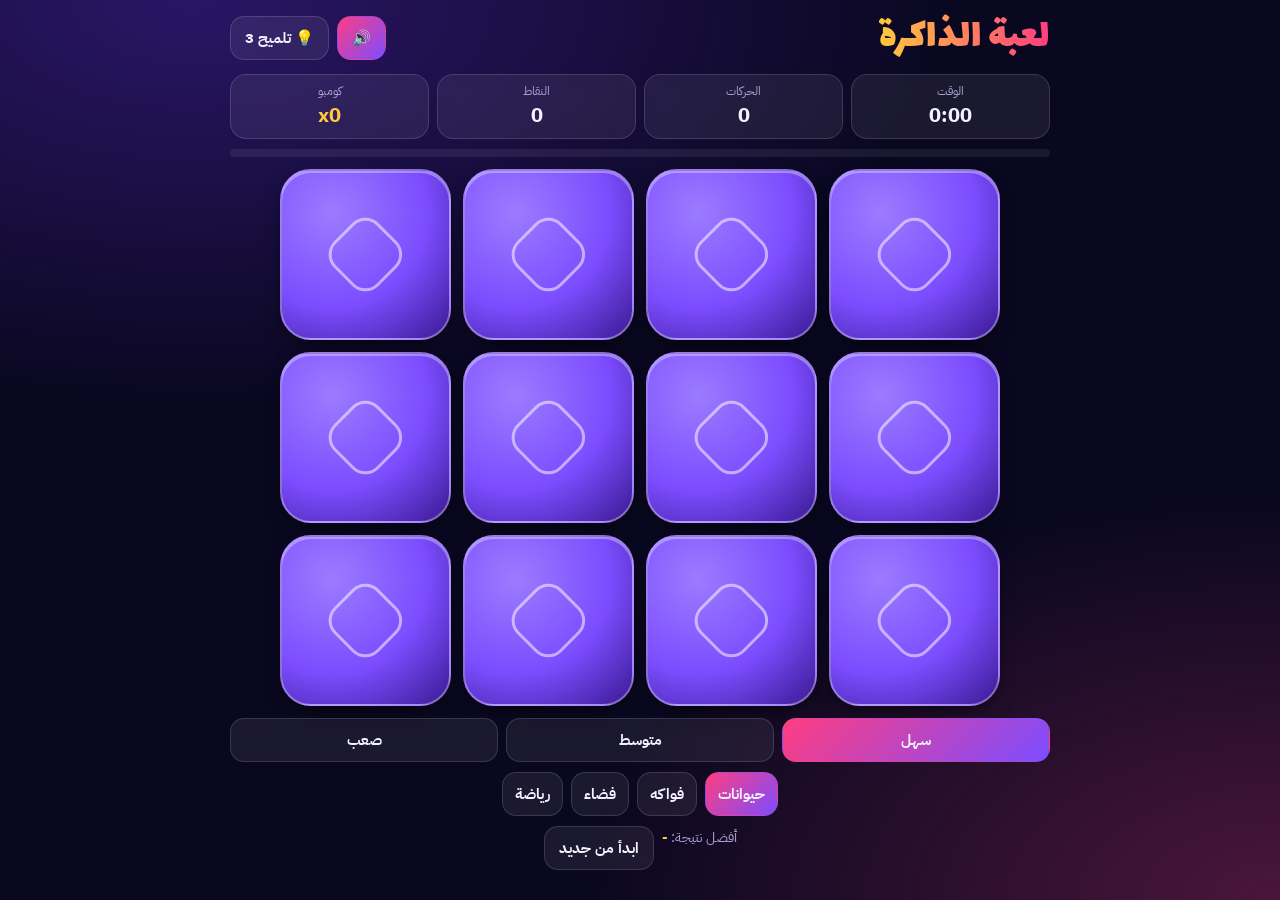
<file: games/memory-game.html>
<!DOCTYPE html>
<html lang="ar" dir="rtl">
<head>
<meta charset="UTF-8">
<meta name="viewport" content="width=device-width, initial-scale=1, viewport-fit=cover">
<title>لعبة الذاكرة</title>
<link href="https://fonts.googleapis.com/css2?family=Lalezar&family=IBM+Plex+Sans+Arabic:wght@500;700&display=swap" rel="stylesheet">
<style>
*{box-sizing:border-box;margin:0;-webkit-tap-highlight-color:transparent}
:root{--bg:#0a0820;--p:#ffffff12;--line:#ffffff24;--ink:#f4f2ff;--mut:#a9a4d0;--a:#ff3d81;--b:#7c4dff;--gold:#ffc83d;--cy:#2de2c5}
html,body{min-height:100%}
body{font-family:'IBM Plex Sans Arabic',Tahoma,Arial,sans-serif;color:var(--ink);min-height:100dvh;background:var(--bg);overflow-x:hidden;
padding:max(12px,env(safe-area-inset-top)) max(14px,env(safe-area-inset-right)) max(14px,env(safe-area-inset-bottom)) max(14px,env(safe-area-inset-left))}
body::before{content:"";position:fixed;inset:0;background:radial-gradient(60% 45% at 15% 0,#5b2bd066,transparent),radial-gradient(55% 45% at 100% 100%,#ff3d8144,transparent);pointer-events:none}
.app{position:relative;max-width:820px;margin:0 auto;display:flex;flex-direction:column;align-items:center;gap:10px}
header{width:100%;flex-wrap:wrap;display:flex;align-items:center;justify-content:space-between;gap:10px}
h1{font-family:Lalezar,'IBM Plex Sans Arabic',sans-serif;font-weight:400;font-size:clamp(1.5rem,6vw,2.7rem);line-height:1.2;background:linear-gradient(90deg,var(--gold),var(--a));-webkit-background-clip:text;background-clip:text;color:transparent}
.ic{display:flex;gap:8px}
button{font:700 .95rem 'IBM Plex Sans Arabic',Tahoma,sans-serif;color:var(--ink);background:var(--p);border:1px solid var(--line);border-radius:14px;padding:8px 14px;cursor:pointer;min-height:44px;backdrop-filter:blur(8px)}
button:hover{background:#ffffff1f}
button[aria-pressed=true]{background:linear-gradient(135deg,var(--a),var(--b));border-color:transparent}
button:disabled{opacity:.4;cursor:default}
:focus-visible{outline:3px solid var(--gold);outline-offset:2px}
.row{display:flex;gap:8px;flex-wrap:wrap;justify-content:center;width:100%}
.hud{display:grid;grid-template-columns:repeat(4,1fr);gap:8px;width:100%}
.hud div{background:var(--p);border:1px solid var(--line);border-radius:16px;padding:8px 6px;text-align:center;backdrop-filter:blur(8px)}
.hud small{display:block;color:var(--mut);font-size:.72rem}
.hud b{font-size:1.25rem;font-variant-numeric:tabular-nums}
#combo{color:var(--gold)}
.prog{width:100%;height:8px;background:var(--p);border-radius:9px;overflow:hidden}
.prog i{display:block;height:100%;width:0;background:linear-gradient(90deg,var(--cy),var(--gold));transition:width .4s}
#board{--cols:4;--rows:3;display:grid;grid-template-columns:repeat(var(--cols),1fr);gap:clamp(6px,1.6vw,12px);direction:ltr;
width:min(100%,calc((100vh - 350px) * var(--cols) / var(--rows)),720px);width:min(100%,calc((100dvh - 350px) * var(--cols) / var(--rows)),720px);min-width:min(100%,260px);margin:2px auto}
.card{aspect-ratio:1;perspective:800px;border:0;background:none;padding:0;min-height:0;backdrop-filter:none}
.in{position:relative;width:100%;height:100%;transition:transform .5s cubic-bezier(.3,1.4,.5,1);transform-style:preserve-3d}
.card.on .in{transform:rotateY(180deg)}
.f,.b{position:absolute;inset:0;border-radius:18%;display:flex;align-items:center;justify-content:center;backface-visibility:hidden;-webkit-backface-visibility:hidden}
.b{background:radial-gradient(circle at 30% 25%,#9b7bff,var(--b) 55%,#3a1a94);border:2px solid #ffffff55;box-shadow:0 8px 20px -6px #000a,inset 0 2px 0 #ffffff55}
.b::after{content:"";width:34%;aspect-ratio:1;border-radius:30%;transform:rotate(45deg);border:3px solid #ffffff88}
.f{transform:rotateY(180deg);background:linear-gradient(160deg,#fff,#e9e4ff);font-size:var(--fs,2rem);box-shadow:0 8px 20px -6px #000a}
.card:hover{background:none}
.card.hint .in{transform:rotateY(180deg)}
.card.ok .f{background:linear-gradient(160deg,#d6fff5,#8af3de);box-shadow:0 0 0 3px var(--cy),0 0 26px #2de2c588}
.card.ok .in{animation:pop .5s}
.card.bad .f{box-shadow:0 0 0 3px var(--a)}
@keyframes pop{40%{transform:rotateY(180deg) scale(1.14)}}
.lv button{flex:1;min-width:88px}
.set button{padding:8px 12px}
#win{position:fixed;inset:0;background:#07051ad9;display:none;align-items:center;justify-content:center;padding:12px;z-index:20;backdrop-filter:blur(6px)}
#win.on{display:flex}
.box{background:linear-gradient(180deg,#2a1c66,#181043);border:1px solid var(--line);border-radius:28px;padding:28px 22px;text-align:center;max-width:400px;width:100%;max-height:100%;overflow:auto;box-shadow:0 30px 80px #000a}
.box h2{font-family:Lalezar,sans-serif;font-weight:400;font-size:2.4rem;color:var(--gold)}
.stars{font-size:2.6rem;letter-spacing:6px;margin:6px 0;color:#ffffff30;direction:ltr}
.stars .y{color:var(--gold);text-shadow:0 0 20px #ffc83d99}
.res{display:grid;grid-template-columns:repeat(3,1fr);gap:8px;margin:14px 0}
.res div{background:var(--p);border-radius:14px;padding:8px}
.res small{display:block;color:var(--mut);font-size:.75rem}
.res b{font-size:1.2rem}
.go{margin-top:6px;border:0;border-radius:16px;background:linear-gradient(135deg,var(--a),var(--b));font-size:1.1rem;padding:12px 30px;min-height:50px}
#fx{position:fixed;inset:0;pointer-events:none;z-index:30}
@media(max-width:360px){.hud b{font-size:1.05rem}button{padding:8px 10px}}
@media(orientation:landscape) and (max-height:620px){
.app{max-width:1000px;display:grid;grid-template-columns:minmax(0,1fr) minmax(250px,320px);grid-template-rows:repeat(6,auto) 1fr;column-gap:16px;row-gap:8px;align-items:start}
.app>header,.app>.hud,.app>.prog,.app>.lv,.app>.set,.app>.foot{grid-column:2}
#board{grid-column:1;grid-row:1/9;align-self:center;justify-self:center;min-width:0;width:min(100%,calc((100vh - 28px) * var(--cols) / var(--rows)));width:min(100%,calc((100dvh - 28px) * var(--cols) / var(--rows)))}
h1{font-size:1.6rem}}
@media(prefers-reduced-motion:reduce){.in{transition:none}.card.ok .in{animation:none}}
</style>
</head>
<body>
<div class="app">
<header><h1>لعبة الذاكرة</h1><div class="ic"><button id="snd" aria-pressed="true" aria-label="الصوت">🔊</button><button id="hint">💡 تلميح <span id="hl">3</span></button></div></header>
<div class="hud">
<div><small>الوقت</small><b id="t">0:00</b></div>
<div><small>الحركات</small><b id="m">0</b></div>
<div><small>النقاط</small><b id="sc">0</b></div>
<div><small>كومبو</small><b id="combo">x0</b></div>
</div>
<div class="prog" aria-hidden="true"><i id="pg"></i></div>
<div id="board"></div>
<div class="row lv" id="lv" role="group" aria-label="المستوى"><button data-l="0" aria-pressed="true">سهل</button><button data-l="1" aria-pressed="false">متوسط</button><button data-l="2" aria-pressed="false">صعب</button></div>
<div class="row set" id="set" role="group" aria-label="مجموعة الكروت"></div>
<div class="row foot"><span style="color:var(--mut);font-size:.9rem">أفضل نتيجة: <b id="best" style="color:var(--gold)">-</b></span><button id="re">ابدأ من جديد</button></div>
</div>
<div id="win" role="dialog" aria-modal="true"><div class="box">
<h2>أحسنت!</h2><div class="stars" id="st"></div><p id="wr" style="color:var(--cy);min-height:1.5em"></p>
<div class="res"><div><small>الوقت</small><b id="wt"></b></div><div><small>الحركات</small><b id="wm"></b></div><div><small>النقاط</small><b id="ws"></b></div></div>
<button class="go" id="again">العب تاني</button>
</div></div>
<canvas id="fx"></canvas>
<script>
const $=id=>document.getElementById(id);
const SETS={'حيوانات':['🐶','🐱','🦊','🐼','🐸','🦁','🐵','🐙','🦄','🐢','🦋','🐬'],'فواكه':['🍎','🍌','🍇','🍉','🍓','🍍','🥭','🍒','🥝','🍑','🍋','🥥'],'فضاء':['🚀','🌍','🌙','⭐','🪐','☄️','👽','🛰️','🌞','🔭','🌌','🛸'],'رياضة':['⚽','🏀','🎾','🏐','🏈','🥊','🏓','🎯','🏆','🚴','🏊','⛳']};
const L=[{c:4,r:3,n:6},{c:4,r:4,n:8},{c:4,r:6,n:12}];
let gid=0,lv=0,set='حيوانات',open=[],lock=false,moves=0,found=0,score=0,combo=0,t0=0,tick=null,started=false,hints=3,sound=true,ac=null;
const fmt=s=>Math.floor(s/60)+':'+String(s%60).padStart(2,'0');
const key=()=>'mem-best-'+lv;
const gb=()=>{try{return JSON.parse(localStorage.getItem(key()))}catch(e){return null}};
const sb=v=>{try{localStorage.setItem(key(),JSON.stringify(v))}catch(e){}};
function beep(f,d,type,v){if(!sound)return;try{ac=ac||new(window.AudioContext||window.webkitAudioContext)();const o=ac.createOscillator(),g=ac.createGain();o.type=type||'sine';o.frequency.value=f;g.gain.value=v||.08;g.gain.exponentialRampToValueAtTime(.0001,ac.currentTime+d);o.connect(g);g.connect(ac.destination);o.start();o.stop(ac.currentTime+d)}catch(e){}}
const sFlip=()=>beep(520,.08,'triangle'),sOk=()=>{beep(660,.15);setTimeout(()=>beep(880,.2),90)},sBad=()=>beep(180,.22,'sawtooth',.05),sWin=()=>[523,659,784,1046].forEach((f,i)=>setTimeout(()=>beep(f,.3),i*140));
function shuffle(a){for(let i=a.length-1;i>0;i--){const j=Math.floor(Math.random()*(i+1));[a[i],a[j]]=[a[j],a[i]]}return a}
function hud(){$('m').textContent=moves;$('sc').textContent=score;$('combo').textContent='x'+combo;$('hl').textContent=hints;$('hint').disabled=hints<1;$('pg').style.width=(found/L[lv].n*100)+'%'}
function best(){const b=gb();$('best').textContent=b?b.s+' نقطة':'-'}
function dims(){const d=L[lv];return innerWidth>innerHeight&&lv==2?{c:6,r:4}:d}
function layout(){const{c,r}=dims(),b=$('board');b.style.setProperty('--cols',c);b.style.setProperty('--rows',r)}
function fit(){requestAnimationFrame(()=>{const b=$('board'),c=b.firstChild;if(c)b.style.setProperty('--fs',Math.max(18,c.offsetWidth*.55)+'px')})}
function start(){
 gid++;clearInterval(tick);started=false;open=[];lock=false;moves=0;found=0;score=0;combo=0;hints=3;$('t').textContent='0:00';$('win').classList.remove('on');hud();best();
 const {n}=L[lv],b=$('board');b.innerHTML='';layout();
 shuffle(SETS[set].slice(0,n).flatMap(x=>[x,x])).forEach(e=>{
  const d=document.createElement('button');d.className='card';d.dataset.e=e;d.setAttribute('aria-label','كارت مقلوب');
  d.innerHTML='<div class="in"><div class="b"></div><div class="f">'+e+'</div></div>';d.onclick=()=>flip(d);b.appendChild(d)});
 fit();
}
function flip(d){
 if(lock||d.classList.contains('on')||d.classList.contains('hint'))return;
 if(!started){started=true;t0=Date.now();tick=setInterval(()=>$('t').textContent=fmt(Math.floor((Date.now()-t0)/1000)),500)}
 d.classList.add('on');sFlip();d.setAttribute('aria-label','كارت '+d.dataset.e);open.push(d);
 if(open.length<2)return;
 moves++;lock=true;const g=gid,[a,b]=open;open=[];
 if(a.dataset.e==b.dataset.e){
  combo++;score+=100+(combo-1)*50;found++;
  setTimeout(()=>{if(g!=gid)return;a.classList.add('ok');b.classList.add('ok');sOk();lock=false;hud();if(found==L[lv].n)finish()},350);
 }else{
  combo=0;score=Math.max(0,score-10);
  setTimeout(()=>{a.classList.add('bad');b.classList.add('bad');sBad()},350);
  setTimeout(()=>{if(g!=gid)return;[a,b].forEach(x=>{x.classList.remove('on','bad');x.setAttribute('aria-label','كارت مقلوب')});lock=false},950);
 }
 hud();
}
$('hint').onclick=()=>{if(hints<1||lock)return;const cs=[...document.querySelectorAll('.card:not(.ok):not(.on)')];if(!cs.length)return;
 hints--;score=Math.max(0,score-30);lock=true;cs.forEach(c=>c.classList.add('hint'));hud();
 setTimeout(()=>{cs.forEach(c=>c.classList.remove('hint'));lock=false},1100)};
function finish(){
 const g=gid;clearInterval(tick);const s=Math.floor((Date.now()-t0)/1000),n=L[lv].n;
 score+=Math.max(0,n*40-s*2);
 const st=moves<=n*1.5?3:moves<=n*2.3?2:1,b=gb();let rec='';
 if(!b||score>b.s){sb({s:score,m:moves});rec='رقم قياسي جديد!'}
 best();$('st').innerHTML=[1,2,3].map(i=>`<span class="${i<=st?'y':''}">★</span>`).join('');
 $('wt').textContent=fmt(s);$('wm').textContent=moves;$('ws').textContent=score;$('wr').textContent=rec;hud();
 setTimeout(()=>{if(g!=gid)return;$('win').classList.add('on');$('again').focus();sWin();confetti()},700);
}
function confetti(){
 const cv=$('fx'),c=cv.getContext('2d');cv.width=innerWidth;cv.height=innerHeight;
 if(matchMedia('(prefers-reduced-motion:reduce)').matches)return;
 const cols=['#ff3d81','#ffc83d','#2de2c5','#7c4dff','#fff'],ps=Array.from({length:130},()=>({x:cv.width/2,y:cv.height*.4,vx:(Math.random()-.5)*16,vy:-Math.random()*16-3,s:5+Math.random()*7,c:cols[Math.random()*5|0],r:Math.random()*6}));
 let f=0;(function a(){c.clearRect(0,0,cv.width,cv.height);ps.forEach(p=>{p.vy+=.35;p.x+=p.vx;p.y+=p.vy;p.r+=.2;c.save();c.translate(p.x,p.y);c.rotate(p.r);c.fillStyle=p.c;c.fillRect(-p.s/2,-p.s/2,p.s,p.s*.6);c.restore()});if(++f<150)requestAnimationFrame(a);else c.clearRect(0,0,cv.width,cv.height)})();
}
Object.keys(SETS).forEach(k=>{const b=document.createElement('button');b.textContent=k;b.setAttribute('aria-pressed',k==set);b.onclick=()=>{set=k;document.querySelectorAll('#set button').forEach(x=>x.setAttribute('aria-pressed',x==b));start()};$('set').appendChild(b)});
document.querySelectorAll('#lv button').forEach(b=>b.onclick=()=>{lv=+b.dataset.l;document.querySelectorAll('#lv button').forEach(x=>x.setAttribute('aria-pressed',x==b));start()});
$('snd').onclick=()=>{sound=!sound;$('snd').setAttribute('aria-pressed',sound);$('snd').textContent=sound?'🔊':'🔇'};
$('re').onclick=start;$('again').onclick=start;
let rz;function onrz(){$('fx').width=innerWidth;$('fx').height=innerHeight;layout();fit()}
addEventListener('resize',()=>{cancelAnimationFrame(rz);rz=requestAnimationFrame(onrz)});addEventListener('orientationchange',()=>setTimeout(onrz,250));
start();
</script>
</body>
</html>
</file>
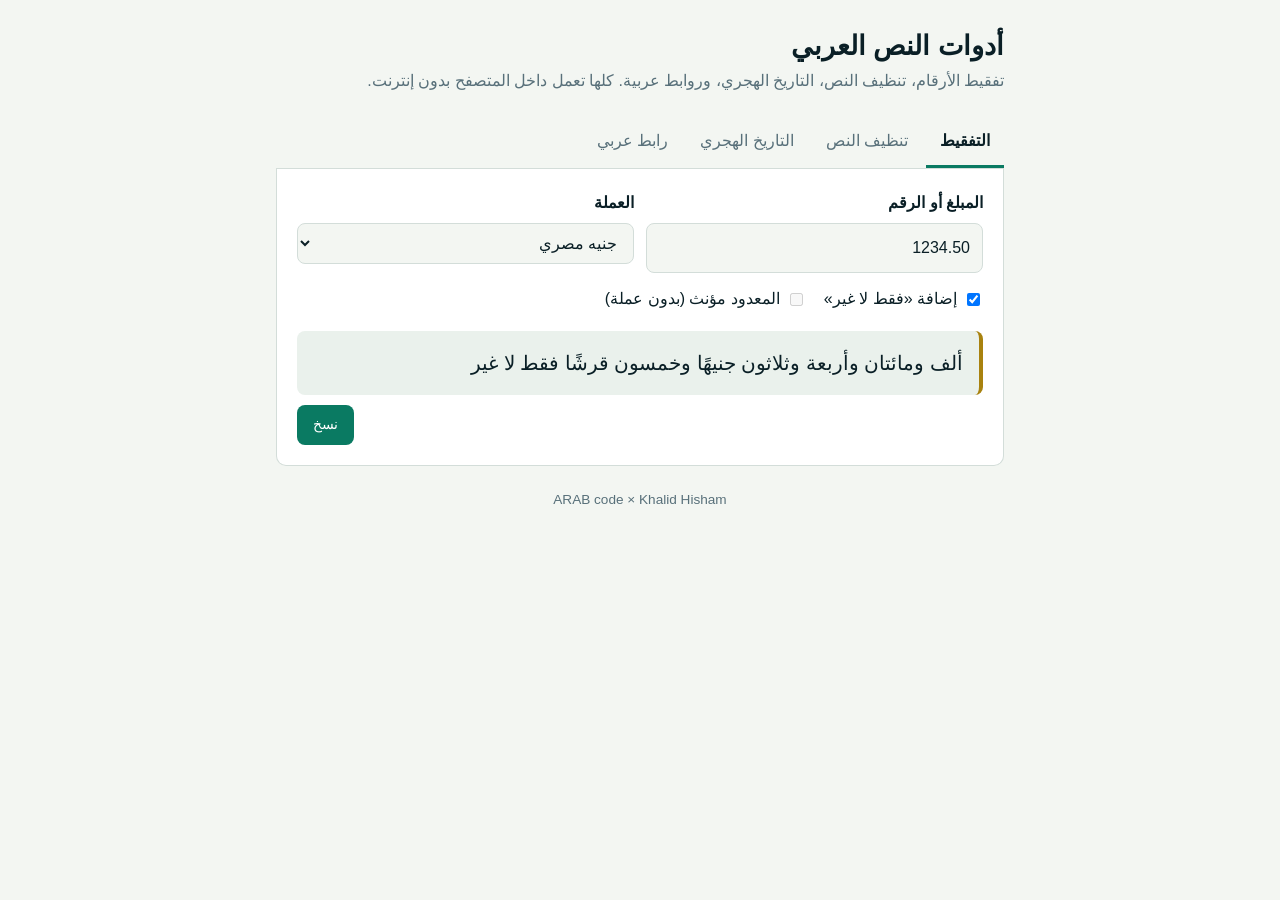
<file: tools/Arabic-Toolkit.html>
<!DOCTYPE html>
<html lang="ar" dir="rtl">
<head>
<meta charset="utf-8">
<meta name="viewport" content="width=device-width,initial-scale=1">
<title>أدوات النص العربي</title>
<style>
:root{--bg:#f3f6f2;--panel:#fff;--ink:#0a1f26;--mut:#58707a;--line:#d3ddd9;--acc:#0a7a62;--gold:#a8820f;--out:#eaf1ec}
@media(prefers-color-scheme:dark){:root{--bg:#06141b;--panel:#0b2229;--ink:#e8f1ef;--mut:#8ea9ad;--line:#1d3b42;--acc:#10c98a;--gold:#d4a937;--out:#071a21}}
*{box-sizing:border-box}
body{margin:0;background:var(--bg);color:var(--ink);font:16px/1.75 "Segoe UI",Tahoma,"Noto Naskh Arabic","Geeza Pro",sans-serif}
main{max-width:760px;margin:0 auto;padding:28px 16px 48px}
h1{font-size:1.7rem;margin:0 0 4px;line-height:1.3}
.sub{color:var(--mut);margin:0 0 22px}
[role=tablist]{display:flex;gap:4px;border-bottom:1px solid var(--line);overflow-x:auto}
[role=tab]{font:inherit;background:none;border:0;color:var(--mut);padding:10px 14px;cursor:pointer;border-bottom:3px solid transparent;white-space:nowrap}
[role=tab][aria-selected=true]{color:var(--ink);border-bottom-color:var(--acc);font-weight:600}
:focus-visible{outline:2px solid var(--acc);outline-offset:2px}
section{background:var(--panel);border:1px solid var(--line);border-top:0;padding:20px;border-radius:0 0 10px 10px}
label{display:block;font-weight:600;margin:14px 0 6px}
label:first-child{margin-top:0}
input[type=text],input[type=date],select,textarea{width:100%;font:inherit;color:var(--ink);background:var(--bg);border:1px solid var(--line);border-radius:8px;padding:10px 12px}
textarea{min-height:130px;resize:vertical}
.row{display:flex;gap:12px;flex-wrap:wrap}.row>div{flex:1;min-width:180px}
.chk{display:flex;flex-wrap:wrap;gap:6px 18px;margin-top:12px}
.chk label{display:flex;align-items:center;gap:6px;font-weight:400;margin:0}
.out{margin-top:18px;background:var(--out);border-inline-start:4px solid var(--gold);border-radius:8px;padding:14px 16px;min-height:3.2em;font-size:1.25rem;line-height:1.8;word-break:break-word}
.out.empty{color:var(--mut);font-size:1rem}
.bar{display:flex;justify-content:space-between;align-items:center;gap:10px;margin-top:10px;color:var(--mut);font-size:.9rem;flex-wrap:wrap}
button.cp{font:inherit;background:var(--acc);color:#fff;border:0;border-radius:8px;padding:7px 16px;cursor:pointer}
@media(prefers-color-scheme:dark){button.cp{color:#06141b;font-weight:600}}
.err{color:#c0392b}
footer{margin-top:22px;text-align:center;color:var(--mut);font-size:.85rem}
</style>
</head>
<body>
<main>
<h1>أدوات النص العربي</h1>
<p class="sub">تفقيط الأرقام، تنظيف النص، التاريخ الهجري، وروابط عربية. كلها تعمل داخل المتصفح بدون إنترنت.</p>

<div role="tablist" aria-label="الأدوات">
<button role="tab" id="t0" aria-selected="true" aria-controls="p0">التفقيط</button>
<button role="tab" id="t1" aria-selected="false" aria-controls="p1" tabindex="-1">تنظيف النص</button>
<button role="tab" id="t2" aria-selected="false" aria-controls="p2" tabindex="-1">التاريخ الهجري</button>
<button role="tab" id="t3" aria-selected="false" aria-controls="p3" tabindex="-1">رابط عربي</button>
</div>

<section id="p0" role="tabpanel" aria-labelledby="t0">
<div class="row">
<div><label for="num">المبلغ أو الرقم</label><input id="num" type="text" inputmode="decimal" value="1234.50" autocomplete="off"></div>
<div><label for="cur">العملة</label><select id="cur">
<option value="">بدون عملة</option><option value="EGP" selected>جنيه مصري</option><option value="SAR">ريال سعودي</option><option value="AED">درهم إماراتي</option><option value="USD">دولار أمريكي</option><option value="KWD">دينار كويتي</option><option value="QAR">ريال قطري</option></select></div>
</div>
<div class="chk"><label><input type="checkbox" id="only" checked> إضافة «فقط لا غير»</label><label><input type="checkbox" id="fem"> المعدود مؤنث (بدون عملة)</label></div>
<div class="out" id="o0" aria-live="polite"></div>
<div class="bar"><span id="m0"></span><button class="cp" data-c="o0">نسخ</button></div>
</section>

<section id="p1" role="tabpanel" aria-labelledby="t1" hidden>
<label for="txt">النص</label>
<textarea id="txt" placeholder="الصق نصك هنا">أَهْلًا بِكُمْ فِي مَدْرَسَةِ الْقَاهِرَةِ، رَقْم ١٢٣ ـــ مـــرحبـــا.</textarea>
<div class="chk" id="opts">
<label><input type="checkbox" data-k="tash" checked> حذف التشكيل</label>
<label><input type="checkbox" data-k="tat" checked> حذف الكشيدة</label>
<label><input type="checkbox" data-k="alef" checked> توحيد الألف</label>
<label><input type="checkbox" data-k="yaa" checked> ى ← ي</label>
<label><input type="checkbox" data-k="taa"> ة ← ه</label>
<label><input type="checkbox" data-k="dig" checked> أرقام لاتينية</label>
<label><input type="checkbox" data-k="ws" checked> تقليص المسافات</label>
</div>
<div class="out" id="o1"></div>
<div class="bar"><span id="m1"></span><button class="cp" data-c="o1">نسخ</button></div>
</section>

<section id="p2" role="tabpanel" aria-labelledby="t2" hidden>
<div class="row">
<div><label for="gd">التاريخ الميلادي</label><input id="gd" type="date"></div>
<div><label for="cal">التقويم</label><select id="cal"><option value="islamic-umalqura">أم القرى</option><option value="islamic-civil">الحسابي (المدني)</option></select></div>
</div>
<div class="out" id="o2" aria-live="polite"></div>
<div class="bar"><span>قد يختلف يومًا عن الإعلان الرسمي حسب رؤية الهلال.</span><button class="cp" data-c="o2">نسخ</button></div>
</section>

<section id="p3" role="tabpanel" aria-labelledby="t3" hidden>
<label for="sl">العنوان</label>
<input id="sl" type="text" value="مرحباً بالعالم! Hello World 2026" autocomplete="off">
<div class="out" id="o3" dir="ltr" style="text-align:right"></div>
<div class="bar"><span>يحافظ على الحروف العربية ويحذف التشكيل والرموز.</span><button class="cp" data-c="o3">نسخ</button></div>
</section>

<footer>ARAB code × Khalid Hisham</footer>
</main>

<script>
(function(){
'use strict';
var $=function(s){return document.querySelector(s)};
var TASH=/[\u0610-\u061A\u064B-\u065F\u0670\u06D6-\u06DC\u06DF-\u06E4\u06E7\u06E8\u06EA-\u06ED]/g;
function west(s){return s.replace(/[\u0660-\u0669]/g,function(d){return d.charCodeAt(0)-1632}).replace(/[\u06F0-\u06F9]/g,function(d){return d.charCodeAt(0)-1776})}

/* ---- التفقيط ---- */
var OM=['','واحد','اثنان','ثلاثة','أربعة','خمسة','ستة','سبعة','ثمانية','تسعة','عشرة','أحد عشر','اثنا عشر','ثلاثة عشر','أربعة عشر','خمسة عشر','ستة عشر','سبعة عشر','ثمانية عشر','تسعة عشر'];
var OF=['','واحدة','اثنتان','ثلاث','أربع','خمس','ست','سبع','ثماني','تسع','عشر','إحدى عشرة','اثنتا عشرة','ثلاث عشرة','أربع عشرة','خمس عشرة','ست عشرة','سبع عشرة','ثماني عشرة','تسع عشرة'];
var TN=['','','عشرون','ثلاثون','أربعون','خمسون','ستون','سبعون','ثمانون','تسعون'];
var HU=['','مائة','مائتان','ثلاثمائة','أربعمائة','خمسمائة','ستمائة','سبعمائة','ثمانمائة','تسعمائة'];
var SC=[0,['ألف','ألفان','آلاف','ألفًا'],['مليون','مليونان','ملايين','مليونًا'],['مليار','ملياران','مليارات','مليارًا'],['تريليون','تريليونان','تريليونات','تريليونًا']];
var CU={
EGP:{a:['جنيه','جنيهان','جنيهات','جنيهًا'],b:['قرش','قرشان','قروش','قرشًا'],u:100},
SAR:{a:['ريال','ريالان','ريالات','ريالًا'],b:['هللة','هللتان','هللات','هللةً'],u:100,f:1},
AED:{a:['درهم','درهمان','دراهم','درهمًا'],b:['فلس','فلسان','فلوس','فلسًا'],u:100},
USD:{a:['دولار','دولاران','دولارات','دولارًا'],b:['سنت','سنتان','سنتات','سنتًا'],u:100},
KWD:{a:['دينار','ديناران','دنانير','دينارًا'],b:['فلس','فلسان','فلوس','فلسًا'],u:1000},
QAR:{a:['ريال','ريالان','ريالات','ريالًا'],b:['درهم','درهمان','دراهم','درهمًا'],u:100}};
function b100(n,o){if(n<20)return o[n];var u=n%10;return u?o[u]+' و'+TN[(n-u)/10]:TN[n/10]}
function b1000(n,o){var h=Math.floor(n/100),r=n%100,p=[];if(h)p.push(HU[h]);if(r)p.push(b100(r,o));return p.join(' و')}
function words(n,f){
 if(!n)return 'صفر';var o=f?OF:OM,g=[],p=[],i,v,s,w,l;
 while(n>0){g.push(n%1000);n=Math.floor(n/1000)}
 for(i=g.length-1;i>=0;i--){v=g[i];if(!v)continue;
  if(!i){p.push(b1000(v,o));continue}
  s=SC[i];if(v===1){p.push(s[0]);continue}if(v===2){p.push(s[1]);continue}
  w=b1000(v,OM);l=v%100;
  if(!l){if(v===200)w='مائتا';p.push(w+' '+s[0])}
  else p.push(w+' '+(l<=10&&l>=3?s[2]:l>=11?s[3]:s[0]));}
 return p.join(' و')}
function counted(n,F,f){
 if(n===1)return F[0]+' '+(f?'واحدة':'واحد');if(n===2)return F[1];
 var l=n%100,w=words(n,f);if(n%1000===200)w=w.replace(/مائتان$/,'مائتا');
 return w+' '+(l>=3&&l<=10?F[2]:l>=11?F[3]:F[0])}
function tafqeet(raw,code,only,fem){
 var s=west(raw).replace(/[,\u066C\s]/g,'').replace(/\u066B/g,'.');
 if(!s)return{e:''};var x=Number(s);
 if(!isFinite(x))return{e:'اكتب رقمًا صحيحًا، مثل 1250 أو 99.75'};
 var neg=x<0,a=Math.abs(x);if(a>=1e15)return{e:'الرقم كبير جدًا. الحد الأقصى أقل من 10^15'};
 var out,c=CU[code];
 if(c){var d=Math.round(Math.log(c.u)/Math.LN10),q=a.toFixed(d).split('.'),M=+q[0],m=+(q[1]||0),p=[];
  if(M>0||!m)p.push(counted(M,c.a,0));if(m>0)p.push(counted(m,c.b,c.f));
  out=p.join(' و')+(only?' فقط لا غير':'');if(neg&&(M||m))out='سالب '+out;return{t:out}}
 var t=String(a);if(/e/i.test(t))return{e:'صيغة الرقم غير مدعومة'};
 var z=t.split('.');out=words(+z[0],fem);
 if(z[1])out+=' فاصلة '+z[1].split('').map(function(k){return k==='0'?'صفر':OM[+k]}).join(' ');
 if(neg&&a)out='سالب '+out;return{t:out}}

/* ---- تنظيف النص ---- */
function clean(t,o){
 if(o.tash)t=t.replace(TASH,'');if(o.tat)t=t.replace(/\u0640/g,'');
 if(o.alef)t=t.replace(/[\u0622\u0623\u0625\u0671]/g,'\u0627');
 if(o.yaa)t=t.replace(/\u0649/g,'\u064A');if(o.taa)t=t.replace(/\u0629/g,'\u0647');
 if(o.dig)t=west(t);
 if(o.ws)t=t.replace(/[\u200B-\u200F\u202A-\u202E\u2066-\u2069\uFEFF]/g,'').replace(/[ \t]+/g,' ').replace(/ *\n */g,'\n').trim();
 return t}
function readMin(w){var m=Math.max(1,Math.ceil(w/180));return m===1?'دقيقة واحدة':m===2?'دقيقتان':m<=10?m+' دقائق':m+' دقيقة'}

/* ---- الهجري ---- */
var HM=['محرم','صفر','ربيع الأول','ربيع الآخر','جمادى الأولى','جمادى الآخرة','رجب','شعبان','رمضان','شوال','ذو القعدة','ذو الحجة'];
var WD=['الأحد','الاثنين','الثلاثاء','الأربعاء','الخميس','الجمعة','السبت'];
function hijri(v,cal){
 var p=v.split('-').map(Number);if(p.length<3||!p[0])return null;
 var d=new Date(Date.UTC(p[0],p[1]-1,p[2],12));
 var f=new Intl.DateTimeFormat('en-u-ca-'+cal+'-nu-latn',{year:'numeric',month:'numeric',day:'numeric',timeZone:'UTC'}).formatToParts(d),r={};
 f.forEach(function(x){if(/^(year|month|day)$/.test(x.type))r[x.type]=parseInt(x.value,10)});
 if(!r.year||!r.month)return null;
 return WD[d.getUTCDay()]+' '+r.day+' '+HM[r.month-1]+' '+r.year+' هـ'}

/* ---- Slug ---- */
function slug(s){return west(s).replace(TASH,'').replace(/\u0640/g,'').toLowerCase().replace(/[^\p{L}\p{N}]+/gu,'-').replace(/^-+|-+$/g,'')}

/* ---- الواجهة ---- */
function show(id,txt,err){var e=$(id);e.textContent=txt||'النتيجة ستظهر هنا';e.className='out'+(txt&&!err?'':' empty')+(err?' err':'')}
function r0(){var r=tafqeet($('#num').value,$('#cur').value,$('#only').checked,$('#fem').checked);
 show('#o0',r.t||r.e,!!r.e);$('#fem').disabled=!!$('#cur').value;$('#m0').textContent=''}
function r1(){var o={};[].forEach.call(document.querySelectorAll('#opts input'),function(c){o[c.dataset.k]=c.checked});
 var src=$('#txt').value,res=clean(src,o);show('#o1',res);
 var w=(res.match(/[\p{L}\p{N}]+/gu)||[]).length;
 $('#m1').textContent=w+' كلمة · '+res.length+' حرف · قراءة '+readMin(w)}
function r2(){var h=null;try{h=hijri($('#gd').value,$('#cal').value)}catch(e){}
 show('#o2',h||($('#gd').value?'التقويم الهجري غير مدعوم في هذا المتصفح':'اختر تاريخًا'),!h&&!!$('#gd').value)}
function r3(){show('#o3',slug($('#sl').value))}

var now=new Date();
$('#gd').value=now.getFullYear()+'-'+('0'+(now.getMonth()+1)).slice(-2)+'-'+('0'+now.getDate()).slice(-2);
['#num','#cur','#only','#fem'].forEach(function(s){$(s).addEventListener('input',r0)});
$('#txt').addEventListener('input',r1);$('#opts').addEventListener('change',r1);
['#gd','#cal'].forEach(function(s){$(s).addEventListener('input',r2)});
$('#sl').addEventListener('input',r3);
r0();r1();r2();r3();

/* التبويبات */
var tabs=[].slice.call(document.querySelectorAll('[role=tab]'));
function pick(i){tabs.forEach(function(t,k){var on=k===i;t.setAttribute('aria-selected',on);t.tabIndex=on?0:-1;$('#'+t.getAttribute('aria-controls')).hidden=!on});tabs[i].focus()}
tabs.forEach(function(t,i){t.addEventListener('click',function(){pick(i)});
 t.addEventListener('keydown',function(e){var n=i+(e.key==='ArrowLeft'?1:e.key==='ArrowRight'?-1:0);if(n!==i&&n>=0&&n<tabs.length){e.preventDefault();pick(n)}})});

/* النسخ */
document.addEventListener('click',function(e){var b=e.target.closest('.cp');if(!b)return;
 var el=$('#'+b.dataset.c);if(el.classList.contains('empty'))return;var txt=el.textContent;
 function ok(){b.textContent='تم النسخ';setTimeout(function(){b.textContent='نسخ'},1200)}
 function fb(){var a=document.createElement('textarea');a.value=txt;document.body.appendChild(a);a.select();try{document.execCommand('copy');ok()}catch(x){}a.remove()}
 if(navigator.clipboard&&navigator.clipboard.writeText)navigator.clipboard.writeText(txt).then(ok,fb);else fb()});
})();
</script>
</body>
</html>
</file>
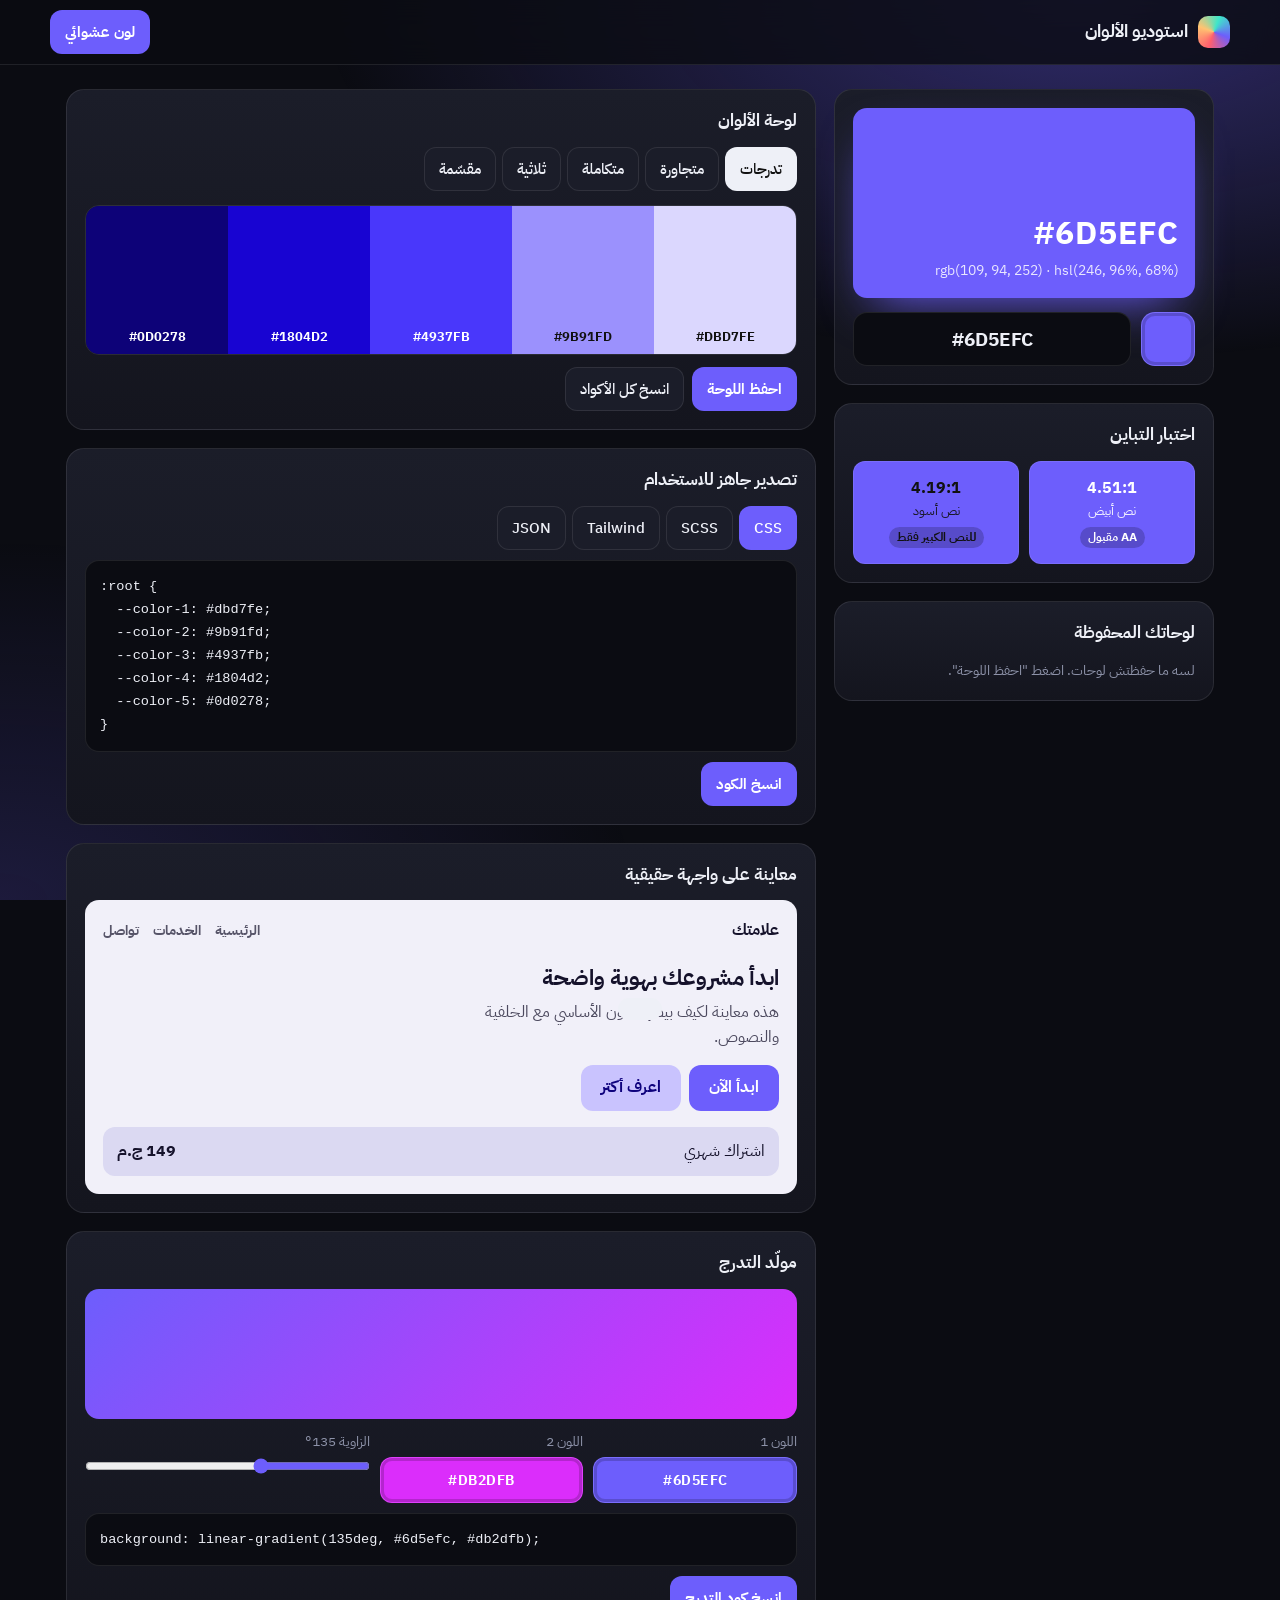
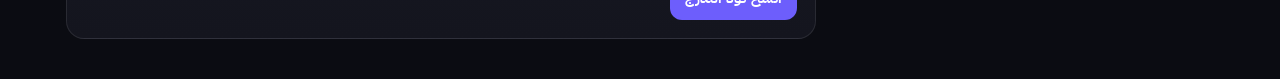
<file: tools/color-generator.html>
<!DOCTYPE html>
<html lang="ar" dir="rtl">
<head>
<meta charset="UTF-8">
<meta name="viewport" content="width=device-width, initial-scale=1, viewport-fit=cover">
<title>استوديو الألوان</title>
<link href="https://fonts.googleapis.com/css2?family=IBM+Plex+Sans+Arabic:wght@400;500;700&display=swap" rel="stylesheet">
<style>
*{box-sizing:border-box;margin:0}
:root{--c:#6d5efc;--on:#fff;--bg:#0b0c12;--p:#14151e;--p2:#1b1d29;--line:#ffffff17;--ink:#eef0f7;--mut:#8d92a8;--r:18px}
html{-webkit-text-size-adjust:100%}
body{font-family:'IBM Plex Sans Arabic',Tahoma,Arial,sans-serif;background:var(--bg);color:var(--ink);min-height:100dvh;line-height:1.6}
body::before{content:"";position:fixed;inset:0;background:radial-gradient(60% 40% at 85% 0,color-mix(in srgb,var(--c) 38%,transparent),transparent),radial-gradient(50% 40% at 0 100%,color-mix(in srgb,var(--c) 18%,transparent),transparent);pointer-events:none;transition:background .5s}
.nav{position:sticky;top:0;z-index:5;background:#0b0c12cc;backdrop-filter:blur(14px);border-bottom:1px solid var(--line);padding:calc(10px + env(safe-area-inset-top)) max(16px,env(safe-area-inset-right)) 10px max(16px,env(safe-area-inset-left))}
.nav div{max-width:1180px;margin:auto;display:flex;align-items:center;justify-content:space-between;gap:10px}
.logo{display:flex;align-items:center;gap:10px;font-weight:700;font-size:1.15rem}
.logo i{width:32px;height:32px;border-radius:10px;background:conic-gradient(from 200deg,#ff5f6d,#ffc371,#3ee6c9,#6d5efc,#ff5f6d)}
.wrap{position:relative;max-width:1180px;margin:auto;padding:24px max(16px,env(safe-area-inset-right)) calc(40px + env(safe-area-inset-bottom)) max(16px,env(safe-area-inset-left));display:grid;gap:18px;grid-template-columns:1fr}
@media(min-width:960px){.wrap{grid-template-columns:380px 1fr}.side{position:sticky;top:84px;align-self:start}}
.side,.main{display:grid;gap:18px;min-width:0}
.box{background:linear-gradient(180deg,var(--p2),var(--p));border:1px solid var(--line);border-radius:var(--r);padding:18px;min-width:0}
h2{font-size:1.05rem;font-weight:700;margin-bottom:12px}
.hero{height:190px;border-radius:14px;background:var(--c);color:var(--on);display:flex;flex-direction:column;justify-content:flex-end;padding:16px;margin-bottom:14px;box-shadow:0 20px 50px -20px var(--c);transition:background .3s}
.hero b{font-size:2rem;direction:ltr;text-align:right;letter-spacing:1px}
.hero span{opacity:.85;direction:ltr;text-align:right;font-size:.9rem}
.pk{display:flex;gap:10px}
input[type=color]{width:54px;height:54px;border:0;padding:0;background:none;cursor:pointer;flex:none}
input[type=color]::-webkit-color-swatch-wrapper{padding:0}
input[type=color]::-webkit-color-swatch{border:2px solid var(--line);border-radius:14px}
.hex{flex:1;min-width:0;font:700 1.2rem 'IBM Plex Sans Arabic',monospace;direction:ltr;text-align:center;background:var(--bg);color:var(--ink);border:1px solid var(--line);border-radius:14px;padding:0 12px}
button{font:500 .95rem 'IBM Plex Sans Arabic',Tahoma,sans-serif;color:var(--ink);background:var(--p2);border:1px solid var(--line);border-radius:12px;padding:10px 14px;cursor:pointer;min-height:44px}
button:hover{border-color:#ffffff40}
button.pri{background:var(--c);color:var(--on);border-color:transparent;font-weight:700}
:focus-visible{outline:2px solid var(--c);outline-offset:2px}
.seg{display:flex;gap:6px;flex-wrap:wrap;margin-bottom:14px}
.seg button[aria-pressed=true]{background:var(--ink);color:#111;border-color:transparent}
.pal{display:flex;border-radius:14px;overflow:hidden;height:150px;border:1px solid var(--line)}
.sw{flex:1;display:flex;flex-direction:column;justify-content:flex-end;align-items:center;padding:8px 2px;cursor:pointer;font:700 .8rem 'IBM Plex Sans Arabic',monospace;direction:ltr;transition:flex .25s;border:0;border-radius:0;min-width:0}
.sw:hover{flex:1.6}
@media(max-width:600px){.pal{flex-direction:column;height:auto}.sw{flex-direction:row;justify-content:space-between;height:52px;padding:0 16px}.sw:hover{flex:1}}
.cr{display:grid;grid-template-columns:1fr 1fr;gap:10px}
.cc{border-radius:12px;padding:14px;text-align:center;font-weight:700;border:1px solid var(--line)}
.cc small{display:block;font-weight:400;opacity:.9}
.tag{display:inline-block;font-size:.75rem;padding:1px 8px;border-radius:99px;background:#0003;margin-top:4px}
.ex{display:flex;gap:6px;margin-bottom:10px;flex-wrap:wrap}
.ex button[aria-pressed=true]{background:var(--c);color:var(--on);border-color:transparent}
pre{direction:ltr;text-align:left;background:var(--bg);border:1px solid var(--line);border-radius:14px;padding:14px;font:.85rem/1.7 ui-monospace,Menlo,Consolas,monospace;overflow:auto;max-height:230px;margin-bottom:10px;white-space:pre}
.mock{border-radius:14px;padding:18px;transition:background .3s}
.mock .bar{display:flex;justify-content:space-between;align-items:center;margin-bottom:16px;font-weight:700}
.mock .bar i{display:flex;gap:14px;font-style:normal;font-size:.85rem;opacity:.7}
.mock h3{font-size:1.4rem;margin-bottom:4px}
.mock p{opacity:.75;margin-bottom:14px;max-width:34ch}
.mock .bt{display:inline-block;padding:10px 20px;border-radius:12px;font-weight:700;margin-inline-end:8px}
.mock .cd{margin-top:16px;padding:12px 14px;border-radius:12px;display:flex;justify-content:space-between}
.grad{height:130px;border-radius:14px;margin-bottom:12px}
.row{display:grid;grid-template-columns:1fr 1fr 1.4fr;gap:10px;margin-bottom:10px}
label{display:block;color:var(--mut);font-size:.85rem;margin-bottom:4px}
.row input[type=color]{width:100%;height:44px}
input[type=range]{width:100%;accent-color:var(--c)}
.saved{display:flex;flex-direction:column;gap:8px}
.sv{display:flex;align-items:center;gap:8px}
.sv button:first-child{flex:1;display:flex;padding:0;overflow:hidden;height:40px;border-radius:10px}
.sv button:first-child i{flex:1}
.sv .x{width:40px;padding:0}
.empty{color:var(--mut);font-size:.9rem}
#toast{position:fixed;bottom:calc(20px + env(safe-area-inset-bottom));left:50%;transform:translate(-50%,140px);background:var(--ink);color:#111;padding:11px 22px;border-radius:99px;font-weight:700;transition:transform .3s;z-index:9}
#toast.on{transform:translate(-50%,0)}
@media(prefers-reduced-motion:reduce){*{transition:none!important}}

.cpb{display:flex;align-items:center;justify-content:center;width:100%;height:46px;border:1px solid var(--line);border-radius:12px;cursor:pointer;padding:0;min-height:0;font-family:inherit;font-weight:700;font-size:.9rem;box-shadow:inset 0 0 0 3px #0000002e;transition:transform .15s}
.cpb:hover{transform:translateY(-1px)}
.cpb.cmp{width:54px;height:54px;flex:none;border-radius:14px}
.cpb.cmp .cpt{display:none}
.cpt{direction:ltr;letter-spacing:.5px}
.cpo{position:fixed;inset:0;z-index:100;background:#000b;display:flex;align-items:flex-end;justify-content:center;backdrop-filter:blur(4px);--acc:var(--c,var(--a,#6d5efc))}
.cpo[hidden]{display:none}
.cpp{width:100%;max-width:380px;grid-template-columns:minmax(0,1fr);overflow-x:hidden;background:var(--p2);border:1px solid var(--line);border-radius:24px 24px 0 0;padding:16px 16px calc(16px + env(safe-area-inset-bottom));color:var(--ink);display:grid;gap:12px;max-height:calc(100vh - 12px);max-height:calc(100dvh - 12px);overflow-y:auto;overscroll-behavior:contain;animation:cpu .25s ease-out}
@keyframes cpu{from{transform:translateY(40px);opacity:0}}
@media(min-width:700px){.cpo{align-items:center}.cpp{border-radius:24px}}
.cpp>*{min-width:0}
.cph{display:flex;justify-content:space-between;align-items:center;font-weight:700}
.cpp .cpx{width:40px;padding:0;min-height:40px;border-radius:12px}
.cpsv{position:relative;height:clamp(120px,26vh,210px);height:clamp(120px,26dvh,210px);border-radius:16px;direction:ltr;touch-action:none;cursor:crosshair;background:linear-gradient(to top,#000,#0000),linear-gradient(to right,#fff,var(--hue,red))}
.cphue{position:relative;height:24px;border-radius:99px;direction:ltr;touch-action:none;cursor:pointer;background:linear-gradient(to right,#f00,#ff0,#0f0,#0ff,#00f,#f0f,#f00)}
.cpk{position:absolute;width:24px;height:24px;margin:-12px 0 0 -12px;border-radius:50%;border:3px solid #fff;box-shadow:0 0 0 1px #0008,0 3px 10px #0009;pointer-events:none}
.cphue .cpk{top:50%}
.cpr{display:flex;gap:10px}
.cpv{width:48px;height:48px;border-radius:12px;border:1px solid var(--line);flex:none}
.cpi{flex:1;width:0;min-width:0;text-align:center;direction:ltr;font-family:inherit;font-weight:700;font-size:1.15rem;color:var(--ink);background:#0006;border:1px solid var(--line);border-radius:12px;padding:0 10px}
.cpsw{display:grid;grid-template-columns:repeat(6,minmax(0,1fr));gap:8px}
.cpp .cpsw button{min-height:0;height:34px;padding:0;border-radius:10px;border:2px solid var(--line)}
@media(orientation:landscape) and (max-height:520px){.cpo{align-items:center}.cpp{max-width:660px;border-radius:20px;grid-template-columns:minmax(0,1fr) minmax(0,1fr);align-items:start;column-gap:16px}.cpsv{grid-column:1;grid-row:1/4;height:auto;min-height:130px}.cphue{grid-column:1;grid-row:4}.cph{grid-column:2;grid-row:1}.cpr{grid-column:2;grid-row:2}.cpsw{grid-column:2;grid-row:3}.cpd{grid-column:2;grid-row:4}}
.cpp .cpd{background:var(--acc);color:var(--on,#04140f);border:0;font-weight:800;min-height:48px;border-radius:14px;font-size:1rem}
@media(max-width:959px){.side,.main{display:contents}.n1{order:1}.n4{order:2}.n2{order:3}.n5{order:4}.n6{order:5}.n7{order:6}.n3{order:7}}
</style>
</head>
<body>
<header class="nav"><div><span class="logo"><i></i>استوديو الألوان</span><button id="rnd" class="pri">لون عشوائي</button></div></header>
<main class="wrap">
<section class="side">
 <div class="box n1">
  <div class="hero" id="hero"><b id="hh">#6D5EFC</b><span id="hr"></span></div>
  <div class="pk"><input type="hidden" class="cp" data-compact id="picker" value="#6d5efc"><input class="hex" id="hex" maxlength="7" spellcheck="false" aria-label="كود اللون"></div>
 </div>
 <div class="box n2">
  <h2>اختبار التباين</h2>
  <div class="cr"><div class="cc" id="cw"></div><div class="cc" id="cb"></div></div>
 </div>
 <div class="box n3">
  <h2>لوحاتك المحفوظة</h2>
  <div class="saved" id="saved"></div>
 </div>
</section>
<section class="main">
 <div class="box n4">
  <h2>لوحة الألوان</h2>
  <div class="seg" id="tabs"></div>
  <div class="pal" id="pal"></div>
  <div style="margin-top:12px;display:flex;gap:8px;flex-wrap:wrap"><button id="save" class="pri">احفظ اللوحة</button><button id="cpall">انسخ كل الأكواد</button></div>
 </div>
 <div class="box n5">
  <h2>تصدير جاهز للاستخدام</h2>
  <div class="ex" id="ex"></div>
  <pre id="code"></pre>
  <button class="pri" id="cpcode">انسخ الكود</button>
 </div>
 <div class="box n6">
  <h2>معاينة على واجهة حقيقية</h2>
  <div class="mock" id="mock">
   <div class="bar"><span>علامتك</span><i><span>الرئيسية</span><span>الخدمات</span><span>تواصل</span></i></div>
   <h3>ابدأ مشروعك بهوية واضحة</h3>
   <p>هذه معاينة لكيف بيظهر اللون الأساسي مع الخلفية والنصوص.</p>
   <span class="bt" id="mb1">ابدأ الآن</span><span class="bt" id="mb2">اعرف أكتر</span>
   <div class="cd" id="mcd"><span>اشتراك شهري</span><b>149 ج.م</b></div>
  </div>
 </div>
 <div class="box n7">
  <h2>مولّد التدرج</h2>
  <div class="grad" id="gpre"></div>
  <div class="row"><div><label for="g1">اللون 1</label><input type="hidden" class="cp" id="g1" value="#6d5efc"></div><div><label for="g2">اللون 2</label><input type="hidden" class="cp" id="g2" value="#a05efc"></div><div><label>الزاوية <span id="av">135</span>°</label><input type="range" id="ang" min="0" max="360" value="135"></div></div>
  <pre id="gcss" style="max-height:none"></pre>
  <button class="pri" id="gcp">انسخ كود التدرج</button>
 </div>
</section>
</main>
<div id="toast" role="status"></div>
<script>
(function(){
const on=h=>{const[r,g,b]=[1,3,5].map(i=>parseInt(h.substr(i,2),16));return(r*299+g*587+b*114)/1000>150?'#111':'#fff'};
function rgb2hsv(r,g,b){r/=255;g/=255;b/=255;const M=Math.max(r,g,b),m=Math.min(r,g,b),d=M-m;let h=0;if(d){h=M==r?((g-b)/d)%6:M==g?(b-r)/d+2:(r-g)/d+4;h*=60;if(h<0)h+=360}return[h,M?d/M:0,M]}
function hsv2hex(h,s,v){const f=n=>{const k=(n+h/60)%6;return Math.round(255*(v-v*s*Math.max(0,Math.min(k,4-k,1)))).toString(16).padStart(2,'0')};return'#'+f(5)+f(3)+f(1)}
const PRE=['#ff3d81','#ff5f6d','#ff9f1c','#ffc83d','#2de2c5','#00c48c','#0a84ff','#6d5efc','#9b5de5','#ffffff','#8a9bb0','#000000'];
const ov=document.createElement('div');ov.className='cpo';ov.hidden=true;
ov.innerHTML='<div class="cpp" role="dialog" aria-modal="true" aria-label="اختيار اللون"><div class="cph"><span>اختيار اللون</span><button type="button" class="cpx" aria-label="إغلاق">✕</button></div><div class="cpsv"><i class="cpk"></i></div><div class="cphue"><i class="cpk"></i></div><div class="cpr"><span class="cpv"></span><input class="cpi" maxlength="7" spellcheck="false" aria-label="كود اللون"></div><div class="cpsw"></div><button type="button" class="cpd">تمام</button></div>';
document.body.appendChild(ov);
const q=s=>ov.querySelector(s),sv=q('.cpsv'),hu=q('.cphue'),pv=q('.cpv'),ip=q('.cpi'),sw=q('.cpsw');
let cur=null,btn=null,h=0,s=1,v=1;
function paint(){const hex=hsv2hex(h,s,v);sv.style.setProperty('--hue',hsv2hex(h,1,1));sv.firstChild.style.left=s*100+'%';sv.firstChild.style.top=(1-v)*100+'%';hu.firstChild.style.left=h/360*100+'%';pv.style.background=hex;hu.firstChild.style.background=hsv2hex(h,1,1);if(document.activeElement!==ip)ip.value=hex.toUpperCase();return hex}
function push(){const hex=paint();if(cur)cur.__push(hex)}
function load(hex){const[r,g,b]=[1,3,5].map(i=>parseInt(hex.substr(i,2),16)),a=rgb2hsv(r,g,b);if(a[1]>0.02&&a[2]>0.02)h=a[0];s=a[1];v=a[2]}
function drag(el,fn){el.addEventListener('pointerdown',e=>{el.setPointerCapture(e.pointerId);const mv=ev=>{const r=el.getBoundingClientRect();fn(Math.min(1,Math.max(0,(ev.clientX-r.left)/r.width)),Math.min(1,Math.max(0,(ev.clientY-r.top)/r.height)))};mv(e);el.onpointermove=mv;el.onpointerup=el.onpointercancel=()=>{el.onpointermove=null};e.preventDefault()})}
drag(sv,(x,y)=>{s=x;v=1-y;push()});drag(hu,x=>{h=x*360;push()});
ip.addEventListener('input',()=>{let t=ip.value.trim();if(t[0]!='#')t='#'+t;if(/^#[0-9a-f]{6}$/i.test(t)){load(t.toLowerCase());push()}});
ip.addEventListener('blur',()=>paint());
PRE.forEach(c=>{const b=document.createElement('button');b.type='button';b.style.background=c;b.setAttribute('aria-label',c);b.onclick=()=>{load(c);push()};sw.appendChild(b)});
function close(){ov.hidden=true;if(btn)btn.focus();cur=null}
q('.cpx').onclick=q('.cpd').onclick=close;
ov.addEventListener('pointerdown',e=>{if(e.target===ov)close()});
addEventListener('keydown',e=>{if(!ov.hidden&&e.key=='Escape')close()});
function open(inp,b){cur=inp;btn=b;load(inp.value);ov.hidden=false;paint();q('.cpd').focus()}
document.querySelectorAll('input.cp').forEach(inp=>{
 let val=(inp.value||'#000000').toLowerCase();
 const b=document.createElement('button');b.type='button';b.className='cpb'+(inp.dataset.compact!==undefined?' cmp':'');
 const lab=document.querySelector('label[for="'+inp.id+'"]');b.setAttribute('aria-label',lab?lab.textContent.trim():'اختيار اللون');
 b.innerHTML='<span class="cpt"></span>';inp.after(b);
 const draw=()=>{b.style.background=val;b.style.color=on(val);b.firstChild.textContent=val.toUpperCase()};
 Object.defineProperty(inp,'value',{get:()=>val,set:x=>{val=String(x).toLowerCase();draw()},configurable:true});
 inp.__push=x=>{val=x;draw();inp.dispatchEvent(new Event('input',{bubbles:true}))};
 b.onclick=()=>open(inp,b);draw();
});
})();
</script>
<script>
const $=id=>document.getElementById(id);
let base='#6d5efc',mode='shades',ex='css',pal=[];
const h2r=h=>{h=h.replace('#','');return[0,2,4].map(i=>parseInt(h.substr(i,2),16))};
function rgb2hsl([r,g,b]){r/=255;g/=255;b/=255;const M=Math.max(r,g,b),m=Math.min(r,g,b);let h=0,s=0,l=(M+m)/2;if(M!=m){const d=M-m;s=l>.5?d/(2-M-m):d/(M+m);h=M==r?(g-b)/d+(g<b?6:0):M==g?(b-r)/d+2:(r-g)/d+4;h*=60}return[h,s*100,l*100]}
function hsl2hex(h,s,l){h=((h%360)+360)%360;s=Math.max(0,Math.min(100,s))/100;l=Math.max(0,Math.min(100,l))/100;const a=s*Math.min(l,1-l),f=n=>{const k=(n+h/30)%12;return Math.round(255*(l-a*Math.max(-1,Math.min(k-3,9-k,1)))).toString(16).padStart(2,'0')};return'#'+f(0)+f(8)+f(4)}
const lum=hex=>{const[r,g,b]=h2r(hex).map(v=>{v/=255;return v<=.03928?v/12.92:Math.pow((v+.055)/1.055,2.4)});return .2126*r+.7152*g+.0722*b};
const ratio=(a,b)=>{const x=lum(a),y=lum(b);return(Math.max(x,y)+.05)/(Math.min(x,y)+.05)};
const on=hex=>ratio(hex,'#ffffff')>=ratio(hex,'#111111')?'#ffffff':'#111111';
const modes={
shades:['تدرجات',(h,s,l)=>[92,78,60,42,24].map(x=>hsl2hex(h,s,x))],
analog:['متجاورة',(h,s,l)=>[-40,-20,0,20,40].map(d=>hsl2hex(h+d,s,l))],
comp:['متكاملة',(h,s,l)=>[hsl2hex(h,s,l+20),hsl2hex(h,s,l),hsl2hex(h+180,s,l),hsl2hex(h+180,s,l+20),hsl2hex(h+180,s,l-20)]],
tri:['ثلاثية',(h,s,l)=>[0,60,120,180,240].map(d=>hsl2hex(h+d,s,l))],
split:['مقسّمة',(h,s,l)=>[hsl2hex(h,s,l),hsl2hex(h+150,s,l),hsl2hex(h+210,s,l),hsl2hex(h+150,s,l+20),hsl2hex(h+210,s,l+20)]]
};
let tt;function toast(m){const t=$('toast');t.textContent=m;t.classList.add('on');clearTimeout(tt);tt=setTimeout(()=>t.classList.remove('on'),1600)}
async function copy(v,m){try{await navigator.clipboard.writeText(v)}catch(e){const a=document.createElement('textarea');a.value=v;document.body.appendChild(a);a.select();try{document.execCommand('copy')}catch(_){}a.remove()}toast(m||'تم النسخ')}
function code(){const n=['50','200','400','600','800'];
 if(ex=='css')return':root {\n'+pal.map((c,i)=>`  --color-${i+1}: ${c};`).join('\n')+'\n}';
 if(ex=='scss')return pal.map((c,i)=>`$color-${i+1}: ${c};`).join('\n');
 if(ex=='tw')return'// tailwind.config.js\ncolors: {\n  brand: {\n'+pal.map((c,i)=>`    ${(i+1)*100}: '${c}',`).join('\n')+'\n  }\n}';
 return JSON.stringify(pal,null,2)}
function grad(){const g=`linear-gradient(${$('ang').value}deg, ${$('g1').value}, ${$('g2').value})`;$('gpre').style.background=g;$('gcss').textContent=`background: ${g};`;$('av').textContent=$('ang').value}
function render(){
 const[h,s,l]=rgb2hsl(h2r(base)),o=on(base),R=document.documentElement.style;
 R.setProperty('--c',base);R.setProperty('--on',o);
 $('picker').value=base;$('hex').value=base.toUpperCase();$('hh').textContent=base.toUpperCase();
 const[r,g,b]=h2r(base);$('hr').textContent=`rgb(${r}, ${g}, ${b}) · hsl(${Math.round(h)}, ${Math.round(s)}%, ${Math.round(l)}%)`;
 $('tabs').innerHTML='';for(const k in modes){const t=document.createElement('button');t.textContent=modes[k][0];t.setAttribute('aria-pressed',k==mode);t.onclick=()=>{mode=k;render()};$('tabs').appendChild(t)}
 pal=modes[mode][1](h,s,l);$('pal').innerHTML='';
 pal.forEach(c=>{const d=document.createElement('button');d.className='sw';d.style.background=c;d.style.color=on(c);d.textContent=c.toUpperCase();d.onclick=()=>copy(c.toUpperCase(),'تم نسخ '+c.toUpperCase());$('pal').appendChild(d)});
 const cr=(bg,fg,id)=>{const q=ratio(bg,fg),el=$(id);el.style.background=bg;el.style.color=fg;el.innerHTML=`${q.toFixed(2)}:1<small>${fg=='#ffffff'?'نص أبيض':'نص أسود'}</small><span class="tag">${q>=7?'AAA ممتاز':q>=4.5?'AA مقبول':q>=3?'للنص الكبير فقط':'ضعيف'}</span>`};
 cr(base,'#ffffff','cw');cr(base,'#111111','cb');
 $('ex').innerHTML='';[['css','CSS'],['scss','SCSS'],['tw','Tailwind'],['json','JSON']].forEach(([k,n])=>{const t=document.createElement('button');t.textContent=n;t.setAttribute('aria-pressed',k==ex);t.onclick=()=>{ex=k;render()};$('ex').appendChild(t)});
 $('code').textContent=code();
 const m=$('mock').style;m.background=hsl2hex(h,Math.min(s,45),96);m.color=hsl2hex(h,Math.min(s,40),12);
 $('mb1').style.cssText=`background:${base};color:${o}`;$('mb2').style.cssText=`background:${hsl2hex(h,s,l>60?88:92)};color:${hsl2hex(h,s,25)}`;
 $('mcd').style.background=hsl2hex(h,Math.min(s,50),90);
 $('g1').value=base;$('g2').value=hsl2hex(h+45,Math.max(s,55),Math.min(Math.max(l,42),58));grad();drawSaved()}
function store(){try{return JSON.parse(localStorage.getItem('palettes')||'[]')}catch(e){return[]}}
function put(a){try{localStorage.setItem('palettes',JSON.stringify(a))}catch(e){}}
function drawSaved(){const a=store(),box=$('saved');box.innerHTML='';if(!a.length){box.innerHTML='<p class="empty">لسه ما حفظتش لوحات. اضغط "احفظ اللوحة".</p>';return}
 a.forEach((p,i)=>{const w=document.createElement('div');w.className='sv';const b=document.createElement('button');b.setAttribute('aria-label','فتح اللوحة');p.c.forEach(c=>{const x=document.createElement('i');x.style.background=c;b.appendChild(x)});b.onclick=()=>{mode=p.m;setBase(p.b)};
 const x=document.createElement('button');x.className='x';x.textContent='✕';x.setAttribute('aria-label','حذف');x.onclick=()=>{const n=store();n.splice(i,1);put(n);drawSaved()};w.append(b,x);box.appendChild(w)})}
function setBase(c){if(/^#[0-9a-f]{6}$/i.test(c)){base=c.toLowerCase();render()}}
$('picker').oninput=e=>setBase(e.target.value);
$('hex').oninput=e=>{let v=e.target.value.trim();if(v[0]!='#')v='#'+v;if(v.length==7)setBase(v)};
$('rnd').onclick=()=>setBase(hsl2hex(Math.random()*360,55+Math.random()*35,42+Math.random()*16));
$('save').onclick=()=>{const a=store();a.unshift({b:base,m:mode,c:pal.slice()});put(a.slice(0,8));drawSaved();toast('تم حفظ اللوحة')};
$('cpall').onclick=()=>copy(pal.map(c=>c.toUpperCase()).join(', '));
$('cpcode').onclick=()=>copy($('code').textContent,'تم نسخ الكود');
$('gcp').onclick=()=>copy($('gcss').textContent,'تم نسخ التدرج');
['g1','g2','ang'].forEach(i=>$(i).oninput=grad);
render();
</script>
</body>
</html>
</file>
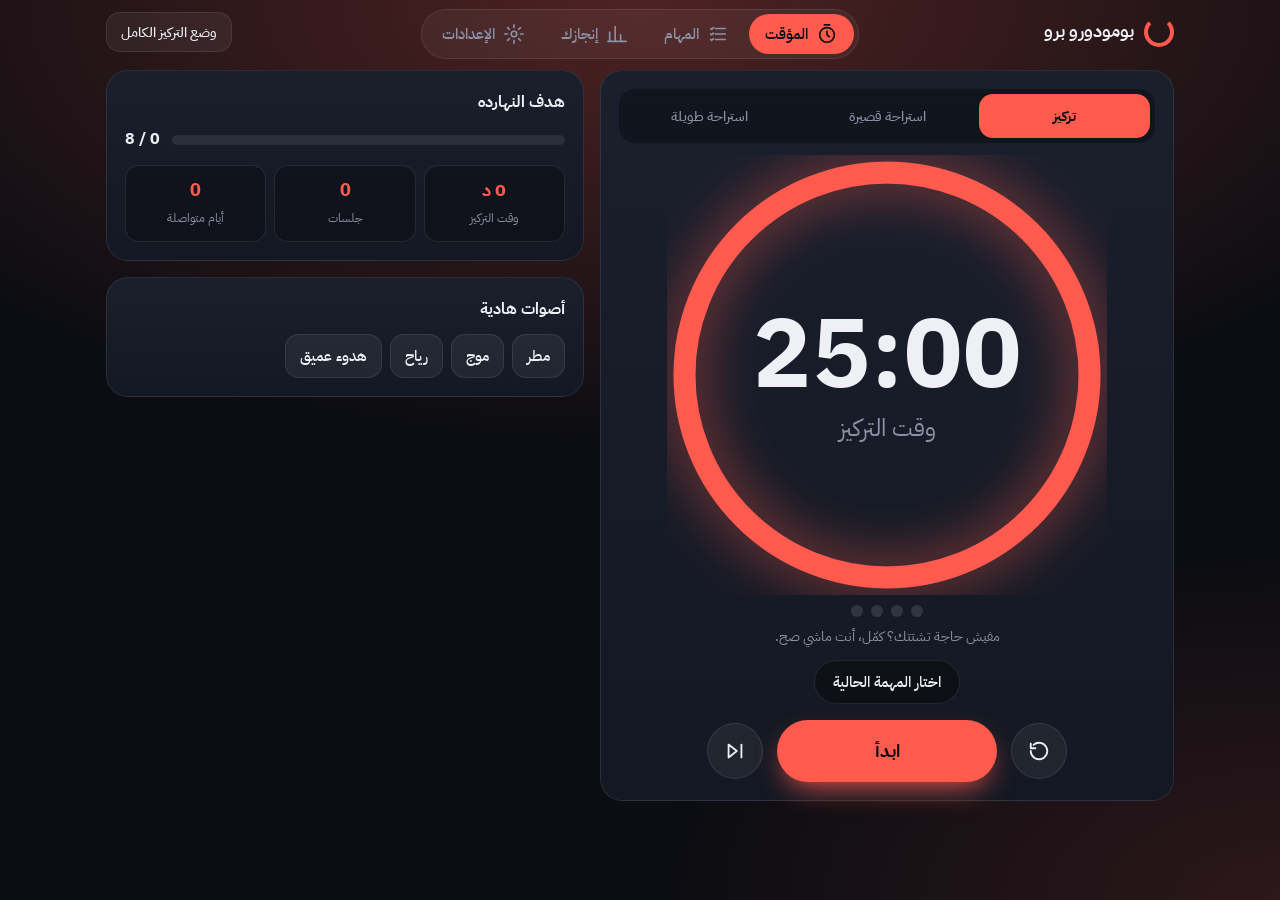
<file: tools/pomodoro.html>
<!DOCTYPE html>
<html lang="ar" dir="rtl" data-m="focus">
<head>
<meta charset="UTF-8">
<meta name="viewport" content="width=device-width, initial-scale=1, viewport-fit=cover">
<meta name="theme-color" content="#0b0d12">
<title>بومودورو برو</title>
<link id="fav" rel="icon" href="data:,">
<link href="https://fonts.googleapis.com/css2?family=IBM+Plex+Sans+Arabic:wght@400;500;700&display=swap" rel="stylesheet">
<style>
*{box-sizing:border-box;margin:0}
:root{--f:#ff5a4e;--s:#2de2c5;--l:#5aa9ff;--a:var(--f);--bg:#0b0d12;--p:#141822;--p2:#1a1f2c;--line:#ffffff17;--ink:#eef0f6;--mut:#8b92a6}
html[data-m=short]{--a:var(--s)}
html[data-m=long]{--a:var(--l)}
html{-webkit-text-size-adjust:100%}
body{font-family:'IBM Plex Sans Arabic',Tahoma,Arial,sans-serif;background:var(--bg);color:var(--ink);min-height:100vh;min-height:100dvh;line-height:1.6;overflow-x:hidden}
body::before{content:"";position:fixed;inset:0;background:radial-gradient(70% 50% at 50% 0,color-mix(in srgb,var(--a) 28%,transparent),transparent),radial-gradient(50% 40% at 100% 100%,color-mix(in srgb,var(--a) 14%,transparent),transparent);pointer-events:none;transition:background .6s}
button{font:500 .95rem 'IBM Plex Sans Arabic',Tahoma,sans-serif;color:var(--ink);background:#ffffff0f;border:1px solid var(--line);border-radius:14px;padding:8px 14px;cursor:pointer;min-height:44px}
button:hover{border-color:#ffffff40}
:focus-visible{outline:2px solid var(--a);outline-offset:2px}
input[type=text]{font:500 1rem 'IBM Plex Sans Arabic',Tahoma,sans-serif;color:var(--ink);background:#0005;border:1px solid var(--line);border-radius:14px;padding:10px 14px;min-height:46px;width:100%;min-width:0}
input[type=range]{width:100%;accent-color:var(--a)}
.hd{position:relative;z-index:15;display:flex;justify-content:space-between;align-items:center;gap:10px;max-width:1100px;margin:auto;padding:calc(12px + env(safe-area-inset-top)) max(16px,env(safe-area-inset-right)) 6px max(16px,env(safe-area-inset-left))}
.logo{display:flex;align-items:center;gap:10px;font-weight:700;font-size:1.15rem}
.logo i{width:30px;height:30px;border-radius:50%;border:4px solid var(--a);border-top-color:transparent;transition:border-color .6s}
.zb{min-height:40px;padding:6px 14px;font-size:.9rem}
main{position:relative;max-width:1100px;margin:auto;padding:12px max(16px,env(safe-area-inset-right)) calc(96px + env(safe-area-inset-bottom)) max(16px,env(safe-area-inset-left))}
.view{display:none}.view.on{display:block}
.grid2,.sg{display:grid;gap:16px;grid-template-columns:minmax(0,1fr)}
@media(min-width:900px){.grid2{grid-template-columns:minmax(0,1.2fr) minmax(0,1fr);align-items:start}.sg{grid-template-columns:repeat(2,minmax(0,1fr));align-items:start}main{padding-bottom:40px}}
.col{display:grid;gap:16px;min-width:0}
.box{background:linear-gradient(180deg,var(--p2),var(--p));border:1px solid var(--line);border-radius:22px;padding:18px;min-width:0}
h2{font-size:1.02rem;font-weight:700;margin-bottom:12px}
#tabs{position:fixed;z-index:20;bottom:0;left:0;right:0;display:grid;grid-template-columns:repeat(4,minmax(0,1fr));background:#0d1017ee;backdrop-filter:blur(16px);border-top:1px solid var(--line);padding:6px max(8px,env(safe-area-inset-right)) calc(6px + env(safe-area-inset-bottom)) max(8px,env(safe-area-inset-left))}
#tabs button{display:flex;flex-direction:column;align-items:center;gap:2px;border:0;background:none;color:var(--mut);font-size:.72rem;min-height:52px;padding:4px}
#tabs button[aria-current=true]{color:var(--a)}
#tabs svg{width:22px;height:22px;fill:none;stroke:currentColor;stroke-width:1.8;stroke-linecap:round;stroke-linejoin:round}
@media(min-width:800px){#tabs{top:calc(9px + env(safe-area-inset-top));bottom:auto;left:50%;right:auto;transform:translateX(-50%);width:auto;grid-template-columns:repeat(4,auto);gap:4px;background:#ffffff0d;border:1px solid var(--line);border-radius:99px;padding:4px}
#tabs button{flex-direction:row;gap:8px;font-size:.92rem;padding:6px 16px;border-radius:99px;min-height:40px}
#tabs button[aria-current=true]{background:var(--a);color:#0b0d12}}

.tm{text-align:center}
.modes{display:grid;grid-template-columns:repeat(3,minmax(0,1fr));gap:6px;background:#0005;padding:5px;border-radius:16px;margin-bottom:12px}
.modes button{border:0;background:none;color:var(--mut);padding:8px 2px;font-size:.9rem}
.modes button[aria-pressed=true]{background:var(--a);color:#0b0d12;font-weight:700}
.ringw{--ring:clamp(220px,min(80vw,50vh),440px);--ring:clamp(220px,min(80vw,50dvh),440px);width:var(--ring);height:var(--ring);margin:6px auto 10px;position:relative}
.ringw svg{width:100%;height:100%;transform:rotate(-90deg);display:block}
.trk{fill:none;stroke:#ffffff12;stroke-width:5}
.prg{fill:none;stroke:var(--a);stroke-width:5;stroke-linecap:round;stroke-dasharray:289.03;stroke-dashoffset:0;transition:stroke-dashoffset .3s linear,stroke .6s;filter:drop-shadow(0 0 6px color-mix(in srgb,var(--a) 70%,transparent))}
.tx{position:absolute;inset:0;display:flex;flex-direction:column;align-items:center;justify-content:center}
#time{font-size:calc(var(--ring) * .22);font-weight:700;direction:ltr;font-variant-numeric:tabular-nums;line-height:1.1;letter-spacing:1px}
#lbl{color:var(--mut);font-size:calc(var(--ring) * .055)}
.dots{display:flex;justify-content:center;gap:8px;margin-bottom:8px}
.dots i{width:12px;height:12px;border-radius:50%;background:#ffffff1f;transition:background .3s}
.dots i.on{background:var(--a)}
.tip{color:var(--mut);font-size:.9rem;min-height:1.6em;margin-bottom:12px;padding:0 6px}
.chip{display:inline-flex;align-items:center;justify-content:center;gap:8px;max-width:100%;margin-bottom:16px;border-radius:99px;padding:8px 18px;background:#0005}
.chip span{overflow:hidden;text-overflow:ellipsis;white-space:nowrap;min-width:0}
.ctl{display:flex;justify-content:center;align-items:center;gap:14px}
.play{min-width:min(220px,50%);height:62px;border-radius:99px;border:0;background:var(--a);color:#0b0d12;font-weight:700;font-size:1.15rem;box-shadow:0 12px 30px -10px var(--a);transition:background .6s}
.play:hover{filter:brightness(1.08)}
.rnd{width:56px;height:56px;border-radius:50%;padding:0;display:flex;align-items:center;justify-content:center}
.rnd svg{width:22px;height:22px;fill:none;stroke:currentColor;stroke-width:2;stroke-linecap:round;stroke-linejoin:round}
.pri{background:var(--a);color:#0b0d12;border:0;font-weight:700}
.gl{display:flex;align-items:center;gap:12px;margin-bottom:12px}
.gb{flex:1;height:10px;border-radius:9px;background:#ffffff14;overflow:hidden}
.gb i{display:block;height:100%;width:0;background:var(--a);border-radius:9px;transition:width .4s}
.st,.st4{display:grid;grid-template-columns:repeat(3,minmax(0,1fr));gap:8px}
.st4{grid-template-columns:repeat(2,minmax(0,1fr))}
.st>div,.st4>div{background:#0004;border:1px solid var(--line);border-radius:14px;padding:10px 6px;text-align:center}
.st b,.st4 b{display:block;font-size:1.15rem;color:var(--a)}
.st small,.st4 small{color:var(--mut);font-size:.78rem}
.chips{display:flex;flex-wrap:wrap;gap:8px}
.chips button[aria-pressed=true]{border-color:var(--a);background:color-mix(in srgb,var(--a) 22%,transparent)}

.add{display:grid;grid-template-columns:minmax(0,1fr) auto;gap:10px;margin-bottom:14px}
.add .pri{grid-column:1/-1}
.tk{display:grid;grid-template-columns:auto minmax(0,1fr) auto auto;gap:10px;align-items:center;padding:10px;border:1px solid var(--line);border-radius:14px;margin-bottom:8px;background:#0003}
.tk.cu{border-color:var(--a)}
.tk.dn .tt b{text-decoration:line-through;color:var(--mut)}
.tt b{display:block;font-weight:500;overflow-wrap:anywhere}.tt small{color:var(--mut)}
.ck{width:30px;height:30px;min-height:0;padding:0;border-radius:50%;flex:none}
.ck[aria-pressed=true]{background:var(--a);border-color:transparent}
.ck[aria-pressed=true]::after{content:"✓";color:#0b0d12;font-weight:700}
.tk .go{padding:6px 12px;min-height:40px;font-size:.85rem}
.tk .rm{width:40px;min-height:40px;padding:0}
.empty{color:var(--mut);text-align:center;padding:16px 0}
.row2{display:flex;justify-content:flex-end;margin-top:6px}

.wk{display:grid;grid-template-columns:repeat(7,minmax(0,1fr));gap:6px;align-items:end;height:130px}
.wk div{display:flex;flex-direction:column;justify-content:flex-end;align-items:center;height:100%;gap:4px;font-size:.72rem;color:var(--mut)}
.wk i{width:100%;max-width:28px;border-radius:8px 8px 4px 4px;background:#ffffff1c;min-height:4px}
.wk .t i{background:var(--a)}
.hm{display:grid;grid-template-rows:repeat(7,1fr);grid-auto-flow:column;grid-auto-columns:minmax(0,1fr);gap:4px}
.hm i{aspect-ratio:1;border-radius:4px;background:#ffffff0f}
.hm i.n{background:none}
.hm .l1{background:color-mix(in srgb,var(--a) 28%,transparent)}.hm .l2{background:color-mix(in srgb,var(--a) 50%,transparent)}.hm .l3{background:color-mix(in srgb,var(--a) 75%,transparent)}.hm .l4{background:var(--a)}
.lgi{display:flex;justify-content:space-between;gap:10px;padding:8px 0;border-bottom:1px solid var(--line);font-size:.92rem}
.lgi:last-child{border:0}.lgi span:first-child{min-width:0;overflow-wrap:anywhere}.lgi span:last-child{color:var(--mut);white-space:nowrap;font-size:.82rem}

.rw{display:flex;justify-content:space-between;align-items:center;gap:10px;padding:9px 0;border-bottom:1px solid var(--line)}
.rw:last-child{border:0}.rw>span{font-size:.95rem;min-width:0}
.sp{display:flex;align-items:center;gap:6px;flex:none}
.sp button{width:40px;height:40px;min-height:40px;padding:0;font-size:1.2rem;border-radius:12px}
.sp b{min-width:58px;text-align:center;font-variant-numeric:tabular-nums}
.sw{width:52px;height:30px;min-height:0;padding:0;border-radius:99px;position:relative;background:#ffffff1c;flex:none}
.sw::after{content:"";position:absolute;top:3px;inset-inline-start:3px;width:22px;height:22px;border-radius:50%;background:#fff;transition:inset-inline-start .2s}
.sw[aria-checked=true]{background:var(--a)}.sw[aria-checked=true]::after{inset-inline-start:25px}
.th{display:grid;grid-template-columns:repeat(2,minmax(0,1fr));gap:8px}
.th button{display:flex;align-items:center;justify-content:center;gap:8px}
.th button[aria-pressed=true]{border-color:var(--a)}
.th i{width:14px;height:14px;border-radius:50%;display:inline-block}
.mx{padding:8px 0;border-bottom:1px solid var(--line)}.mx:last-child{border:0}
.mx .rw{border:0;padding:0 0 4px}
.bt2{display:grid;grid-template-columns:repeat(2,minmax(0,1fr));gap:8px}
.file{display:inline-flex;align-items:center;justify-content:center;cursor:pointer;background:#ffffff0f;border:1px solid var(--line);border-radius:14px;min-height:44px;padding:8px 14px;font-weight:500}
.hide{display:none}
.dng{color:#ff8a80}

.ov{position:fixed;inset:0;z-index:100;background:#000b;display:flex;align-items:flex-end;justify-content:center;backdrop-filter:blur(4px)}
.ov[hidden]{display:none}
.sh{width:100%;max-width:440px;background:var(--p2);border:1px solid var(--line);border-radius:24px 24px 0 0;padding:16px 16px calc(16px + env(safe-area-inset-bottom));max-height:calc(100vh - 24px);max-height:calc(100dvh - 24px);overflow-y:auto;overscroll-behavior:contain;display:grid;grid-template-columns:minmax(0,1fr);gap:8px}
.sh>*{min-width:0}
.sh button{text-align:start}
.sh button.on{border-color:var(--a)}
@media(min-width:700px){.ov{align-items:center}.sh{border-radius:24px}}
#toast{position:fixed;z-index:120;bottom:calc(84px + env(safe-area-inset-bottom));left:50%;transform:translate(-50%,160px);background:var(--ink);color:#111;padding:11px 22px;border-radius:99px;font-weight:700;transition:transform .3s;max-width:92vw;text-align:center}
#toast.on{transform:translate(-50%,0)}
@media(min-width:900px){#toast{bottom:28px}}
#fx{position:fixed;inset:0;pointer-events:none;z-index:130}
.zx{display:none}

body.zen .hd,body.zen #tabs,body.zen .col,body.zen .view:not(#v-timer),body.zen .modes{display:none!important}
body.zen main{padding:calc(20px + env(safe-area-inset-top)) 16px 24px;min-height:100dvh;display:flex;align-items:center;justify-content:center}
body.zen #v-timer,body.zen .grid2{width:100%}
body.zen .tm{background:none;border:0}
body.zen .ringw{--ring:min(86vw,64vh,620px);--ring:min(86vw,64dvh,620px)}
body.zen .zx{display:flex;position:fixed;z-index:30;top:calc(12px + env(safe-area-inset-top));left:14px;min-height:40px;padding:6px 14px}

@media(orientation:landscape) and (max-height:520px){
.ringw{--ring:clamp(140px,min(46vw,62vh),300px);--ring:clamp(140px,min(46vw,62dvh),300px)}
.tm{display:grid;grid-template-columns:auto minmax(0,1fr);column-gap:22px;align-items:center}
.tm .ringw{grid-column:1;grid-row:1/8;margin:0}
.tm>:not(.ringw){grid-column:2}
.tm .chip{justify-self:center}
main{padding-bottom:calc(72px + env(safe-area-inset-bottom))}
}
@media(orientation:landscape) and (max-height:520px) and (max-width:799px){#tabs button{flex-direction:row;justify-content:center;min-height:40px;font-size:.8rem}#tabs{padding-top:2px}}
@media(prefers-reduced-motion:reduce){*{transition:none!important}}
</style>
</head>
<body>
<header class="hd"><span class="logo"><i></i>بومودورو برو</span><button class="zb" id="zen">وضع التركيز الكامل</button></header>
<button class="zx" id="zx">خروج</button>
<nav id="tabs" aria-label="التنقل">
<button data-v="timer" aria-current="true"><svg viewBox="0 0 24 24"><circle cx="12" cy="13" r="8"/><path d="M12 9v4l2.5 2M9 2h6"/></svg>المؤقت</button>
<button data-v="tasks" aria-current="false"><svg viewBox="0 0 24 24"><path d="M9 6h11M9 12h11M9 18h11M4 6l1 1 2-2M4 12l1 1 2-2M4 18l1 1 2-2"/></svg>المهام</button>
<button data-v="stats" aria-current="false"><svg viewBox="0 0 24 24"><path d="M4 20V10M10 20V4M16 20v-7M22 20H2"/></svg>إنجازك</button>
<button data-v="set" aria-current="false"><svg viewBox="0 0 24 24"><circle cx="12" cy="12" r="3"/><path d="M12 2v3M12 19v3M2 12h3M19 12h3M5 5l2 2M17 17l2 2M19 5l-2 2M7 17l-2 2"/></svg>الإعدادات</button>
</nav>
<main>
<section id="v-timer" class="view on"><div class="grid2">
 <div class="box tm">
  <div class="modes" id="modes" role="group" aria-label="نوع الجلسة"><button data-m="focus">تركيز</button><button data-m="short">استراحة قصيرة</button><button data-m="long">استراحة طويلة</button></div>
  <div class="ringw" role="timer" aria-label="الوقت المتبقي"><svg viewBox="0 0 100 100"><circle class="trk" cx="50" cy="50" r="46"/><circle class="prg" id="prg" cx="50" cy="50" r="46"/></svg><div class="tx"><div id="time">25:00</div><div id="lbl"></div></div></div>
  <div class="dots" id="dots" aria-hidden="true"></div>
  <p class="tip" id="tip"></p>
  <button class="chip" id="chip"><span id="chipt"></span></button>
  <div class="ctl"><button class="rnd" id="rs" aria-label="إعادة"><svg viewBox="0 0 24 24"><path d="M3 12a9 9 0 1 0 3-6.7"/><path d="M3 4v5h5"/></svg></button><button class="play" id="pl">ابدأ</button><button class="rnd" id="sk" aria-label="تخطي"><svg viewBox="0 0 24 24"><path d="M5 5l9 7-9 7z"/><path d="M19 5v14"/></svg></button></div>
 </div>
 <div class="col">
  <div class="box"><h2>هدف النهارده</h2><div class="gl"><div class="gb"><i id="gbar"></i></div><b id="gtxt"></b></div>
   <div class="st"><div><b id="s1">0</b><small>وقت التركيز</small></div><div><b id="s2">0</b><small>جلسات</small></div><div><b id="s3">0</b><small>أيام متواصلة</small></div></div></div>
  <div class="box"><h2>أصوات هادية</h2><div class="chips" id="qamb"></div></div>
 </div>
</div></section>

<section id="v-tasks" class="view"><div class="box">
 <h2>مهامك</h2>
 <div class="add"><input type="text" id="nt" maxlength="80" placeholder="اكتب مهمة جديدة" aria-label="مهمة جديدة" autocomplete="off"><div class="sp" id="nest"><button aria-label="أقل">−</button><b></b><button aria-label="أكتر">+</button></div><button class="pri" id="na">إضافة المهمة</button></div>
 <div id="tl"></div>
 <div class="row2"><button id="clr">مسح المكتملة</button></div>
</div></section>

<section id="v-stats" class="view"><div class="sg">
 <div class="box"><h2>ملخص</h2><div class="st4"><div><b id="t1">0</b><small>إجمالي التركيز</small></div><div><b id="t2">0</b><small>إجمالي الجلسات</small></div><div><b id="t3">0</b><small>متوسط يومي (7 أيام)</small></div><div><b id="t4">0</b><small>أفضل يوم</small></div></div></div>
 <div class="box"><h2>آخر 7 أيام</h2><div class="wk" id="wk"></div></div>
 <div class="box"><h2>نشاطك في آخر 12 أسبوع</h2><div class="hm" id="hm"></div></div>
 <div class="box"><h2>آخر الجلسات</h2><div id="lg"></div></div>
</div></section>

<section id="v-set" class="view"><div class="sg">
 <div class="box"><h2>الأوقات</h2>
  <div class="rw"><span>مدة التركيز</span><div class="sp" data-k="focus" data-min="5" data-max="90" data-step="5" data-u="د"></div></div>
  <div class="rw"><span>الاستراحة القصيرة</span><div class="sp" data-k="short" data-min="1" data-max="30" data-step="1" data-u="د"></div></div>
  <div class="rw"><span>الاستراحة الطويلة</span><div class="sp" data-k="long" data-min="5" data-max="60" data-step="5" data-u="د"></div></div>
  <div class="rw"><span>استراحة طويلة كل</span><div class="sp" data-k="every" data-min="2" data-max="8" data-step="1" data-u="جلسات"></div></div>
  <div class="rw"><span>هدف اليوم</span><div class="sp" data-k="goal" data-min="1" data-max="16" data-step="1" data-u="جلسة"></div></div></div>
 <div class="box"><h2>السلوك</h2>
  <div class="rw"><span>ابدأ الاستراحة تلقائي</span><button class="sw" role="switch" data-k="autoB" aria-label="استراحة تلقائي"></button></div>
  <div class="rw"><span>ابدأ التركيز تلقائي</span><button class="sw" role="switch" data-k="autoF" aria-label="تركيز تلقائي"></button></div>
  <div class="rw"><span>نغمة نهاية الجلسة</span><button class="sw" role="switch" data-k="sound" aria-label="النغمة"></button></div>
  <div class="rw"><span>إشعار عند الانتهاء</span><button class="sw" role="switch" data-k="notif" aria-label="الإشعارات"></button></div>
  <div class="rw"><span>إبقاء الشاشة شغالة</span><button class="sw" role="switch" data-k="wake" aria-label="إبقاء الشاشة"></button></div></div>
 <div class="box"><h2>المظهر</h2><div class="th" id="th"></div></div>
 <div class="box"><h2>الأصوات الهادية</h2><div id="mx"></div>
  <div class="mx"><div class="rw"><span>مستوى الصوت العام</span></div><input type="range" id="vol" min="0" max="100" aria-label="مستوى الصوت العام"></div></div>
 <div class="box"><h2>بياناتك</h2><div class="bt2"><button id="exp">تصدير نسخة احتياطية</button><label class="file"><input type="file" id="imp" accept="application/json,.json" class="hide">استيراد نسخة</label></div>
  <button id="rst" class="dng" style="width:100%;margin-top:8px">مسح كل البيانات</button></div>
</div></section>
</main>
<div class="ov" id="ov" hidden><div class="sh" role="dialog" aria-modal="true" aria-label="اختيار المهمة"><b>اختار المهمة الحالية</b><div id="ol" style="display:grid;gap:8px;grid-template-columns:minmax(0,1fr)"></div><button id="oc">إغلاق</button></div></div>
<div id="toast" role="status"></div>
<canvas id="fx"></canvas>
<script>
const $=id=>document.getElementById(id),qa=(s,r=document)=>[...r.querySelectorAll(s)];
const esc=s=>String(s).replace(/[&<>"']/g,c=>({'&':'&amp;','<':'&lt;','>':'&gt;','"':'&quot;',"'":'&#39;'}[c]));
const store={get(k,d){try{const v=localStorage.getItem(k);return v?JSON.parse(v):d}catch(e){return d}},set(k,v){try{localStorage.setItem(k,JSON.stringify(v))}catch(e){}}};
const SOUNDS=[['rain','مطر'],['wave','موج'],['wind','رياح'],['brown','هدوء عميق']];
const THEMES={ember:['#ff5a4e','#2de2c5','#5aa9ff','إمبر'],forest:['#34d399','#fbbf24','#60a5fa','غابة'],violet:['#a78bfa','#f472b6','#38bdf8','بنفسجي'],sunset:['#fb923c','#22d3ee','#c084fc','غروب']};
const NAMES={focus:'وقت التركيز',short:'استراحة قصيرة',long:'استراحة طويلة'};
const TIPS={focus:['خلّي موبايلك بعيد وركّز في مهمة واحدة بس.','ابدأ بأصعب جزء وأنت لسه نشيط.','مفيش حاجة تشتتك؟ كمّل، أنت ماشي صح.'],break:['قوم اتمشى دقيقة وحرّك رقبتك وكتافك.','اشرب كوباية مياه.','بص لحاجة بعيدة 20 ثانية عشان عينيك ترتاح.','خد 5 أنفاس عميقة وببطء.']};
let cfg=Object.assign({focus:25,short:5,long:15,every:4,goal:8,autoB:true,autoF:false,sound:true,notif:false,wake:true,theme:'ember',vol:70,cur:null},store.get('pm-cfg',{}));
const mixD={rain:{on:false,v:60},wave:{on:false,v:60},wind:{on:false,v:50},brown:{on:false,v:50}};
cfg.mix=Object.assign({},mixD,cfg.mix||{});SOUNDS.forEach(([k])=>cfg.mix[k]=Object.assign({},mixD[k],cfg.mix[k],{on:false}));
let log=store.get('pm-log',[]),tasks=store.get('pm-tasks',[]),mode='focus',total=0,left=0,running=false,endAt=0,done=0,tk=null,newEst=2,lastSec=-1;
const saveCfg=()=>store.set('pm-cfg',cfg),saveTasks=()=>store.set('pm-tasks',tasks),saveLog=()=>store.set('pm-log',log);
const saveState=()=>store.set('pm-state',{mode,run:running,endAt,left:running?Math.max(0,endAt-Date.now()):left,done});
const dk=d=>d.getFullYear()+'-'+String(d.getMonth()+1).padStart(2,'0')+'-'+String(d.getDate()).padStart(2,'0');
const dur=m=>{const h=Math.floor(m/60),r=Math.round(m%60);return h?h+' س '+r+' د':r+' د'};
const two=n=>String(n).padStart(2,'0');
let tt;function toast(m){const t=$('toast');t.textContent=m;t.classList.add('on');clearTimeout(tt);tt=setTimeout(()=>t.classList.remove('on'),2200)}

let ac=null,master=null;const snd={},bufs={};
function audio(){if(!ac){const A=window.AudioContext||window.webkitAudioContext;if(!A)return false;ac=new A();master=ac.createGain();master.connect(ac.destination)}if(ac.state=='suspended')ac.resume();master.gain.value=cfg.vol/100;return true}
function nbuf(brown){const k=brown?'b':'w';if(bufs[k])return bufs[k];const n=ac.sampleRate*3,b=ac.createBuffer(1,n,ac.sampleRate),d=b.getChannelData(0);let l=0;for(let i=0;i<n;i++){const w=Math.random()*2-1;if(brown){l=(l+.02*w)/1.02;d[i]=l*3.5}else d[i]=w*.5}return bufs[k]=b}
function mkSound(k){const src=ac.createBufferSource();src.buffer=nbuf(k!='rain');src.loop=true;const vol=ac.createGain();vol.gain.value=0;vol.connect(master);let lfo=null;
 if(k=='rain'){const a=ac.createBiquadFilter();a.type='highpass';a.frequency.value=700;const b=ac.createBiquadFilter();b.type='lowpass';b.frequency.value=7000;src.connect(a);a.connect(b);b.connect(vol)}
 else{const f=ac.createBiquadFilter();f.type='lowpass';f.frequency.value={wave:650,wind:420,brown:900}[k];src.connect(f);
  if(k=='brown')f.connect(vol);else{const wg=ac.createGain();wg.gain.value=k=='wave'?.55:.4;f.connect(wg);wg.connect(vol);lfo=ac.createOscillator();lfo.frequency.value=k=='wave'?.11:.07;const lg=ac.createGain();lg.gain.value=k=='wave'?.45:.3;lfo.connect(lg);lg.connect(wg.gain);lfo.start()}}
 src.start();return{src,vol,lfo}}
function applySound(k){const m=cfg.mix[k];
 if(m.on){if(!audio())return;if(!snd[k])snd[k]=mkSound(k);snd[k].vol.gain.setTargetAtTime(m.v/100,ac.currentTime,.2)}
 else if(snd[k]){const s=snd[k];delete snd[k];s.vol.gain.setTargetAtTime(0,ac.currentTime,.15);setTimeout(()=>{try{s.src.stop();s.lfo&&s.lfo.stop()}catch(e){}},700)}}
function chime(){if(!cfg.sound||!audio())return;[660,880,1175].forEach((f,i)=>{const o=ac.createOscillator(),g=ac.createGain(),t=ac.currentTime+i*.22;o.type='sine';o.frequency.value=f;g.gain.setValueAtTime(0,t);g.gain.linearRampToValueAtTime(.22,t+.03);g.gain.exponentialRampToValueAtTime(.001,t+1.2);o.connect(g);g.connect(ac.destination);o.start(t);o.stop(t+1.3)})}
let wl=null;async function wake(){try{if(cfg.wake&&'wakeLock' in navigator)wl=await navigator.wakeLock.request('screen')}catch(e){}}
function unwake(){try{wl&&wl.release()}catch(e){}wl=null}

function theme(){const t=THEMES[cfg.theme]||THEMES.ember,r=document.documentElement.style;r.setProperty('--f',t[0]);r.setProperty('--s',t[1]);r.setProperty('--l',t[2])}
const accent=()=>(THEMES[cfg.theme]||THEMES.ember)[{focus:0,short:1,long:2}[mode]];
const fc=document.createElement('canvas');fc.width=fc.height=64;
function fav(){const c=fc.getContext('2d');c.clearRect(0,0,64,64);c.lineWidth=9;c.lineCap='round';c.strokeStyle='#ffffff30';c.beginPath();c.arc(32,32,24,0,7);c.stroke();c.strokeStyle=accent();c.beginPath();c.arc(32,32,24,-Math.PI/2,-Math.PI/2+Math.PI*2*(total?Math.max(.001,left/total):1));c.stroke();try{$('fav').href=fc.toDataURL()}catch(e){}}

const C=2*Math.PI*46;let tipMode='';
function curTask(){return tasks.find(t=>t.id===cfg.cur&&!t.done)||null}
function draw(){
 const s=Math.ceil(left/1000),t=two(Math.floor(s/60))+':'+two(s%60);
 $('time').textContent=t;$('lbl').textContent=NAMES[mode];$('prg').style.strokeDashoffset=C*(1-(total?left/total:1));
 document.documentElement.dataset.m=mode;document.title=(running?t+' · ':'')+NAMES[mode];
 $('pl').textContent=running?'إيقاف مؤقت':(left<total?'كمّل':'ابدأ');
 qa('#modes button').forEach(b=>b.setAttribute('aria-pressed',b.dataset.m==mode));
 const dd=$('dots');if(dd.children.length!=cfg.every){dd.innerHTML='<i></i>'.repeat(cfg.every)}
 const n=mode=='long'?cfg.every:done;qa('#dots i').forEach((d,i)=>d.classList.toggle('on',i<n));
 const k=mode=='focus'?'focus':'break';if(tipMode!=mode){tipMode=mode;const a=TIPS[k];$('tip').textContent=a[Math.floor(Math.random()*a.length)]}
 const ct=curTask();$('chipt').textContent=ct?ct.title+'  ·  '+ct.spent+'/'+ct.est:'اختار المهمة الحالية';
 if(s!==lastSec){lastSec=s;fav()}
}
function setMode(m){clearInterval(tk);running=false;unwake();mode=m;total=left=cfg[m]*60000;lastSec=-1;draw();saveState()}
function start(){if(running||left<=0)return;audio();running=true;endAt=Date.now()+left;tk=setInterval(tick,250);wake();draw();saveState()}
function pause(){if(!running)return;left=Math.max(0,endAt-Date.now());running=false;clearInterval(tk);unwake();draw();saveState()}
function tick(){left=Math.max(0,endAt-Date.now());draw();if(left<=0)finish(true)}
function finish(rec){
 clearInterval(tk);const was=running;running=false;unwake();const prev=mode;let next;
 if(prev=='focus'){if(rec){record();done++}next=done>=cfg.every?'long':'short'}else{if(prev=='long')done=0;next='focus'}
 if(rec){chime();try{navigator.vibrate&&navigator.vibrate([200,100,200])}catch(e){}notify(prev)}
 setMode(next);if(rec&&was&&(next=='focus'?cfg.autoF:cfg.autoB))start()}
function notify(prev){if(!cfg.notif||!('Notification' in window)||Notification.permission!='granted')return;try{new Notification(prev=='focus'?'خلصت جلسة تركيز 👏':'الاستراحة خلصت',{body:prev=='focus'?'وقت استراحة، أنت تستاهل.':'يلا نرجع نركّز.'})}catch(e){}}
function record(){const ct=curTask();log.push({t:Date.now(),m:cfg.focus,k:ct?ct.title:''});if(log.length>1500)log=log.slice(-1500);saveLog();
 if(ct){ct.spent++;saveTasks();renderTasks()}
 const td=byDay()[dk(new Date())];if(td&&td.s==cfg.goal){toast('حققت هدف النهارده! 🎉');confetti()}drawStats()}
$('pl').onclick=()=>running?pause():start();
$('rs').onclick=()=>setMode(mode);
$('sk').onclick=()=>finish(false);
qa('#modes button').forEach(b=>b.onclick=()=>setMode(b.dataset.m));
document.addEventListener('visibilitychange',()=>{if(running&&document.visibilityState=='visible'){tick();wake()}});

function renderTasks(){
 const l=$('tl');l.innerHTML='';if(!tasks.length){l.innerHTML='<p class="empty">لسه مفيش مهام. ضيف أول مهمة.</p>'}
 tasks.forEach(t=>{const r=document.createElement('div');r.className='tk'+(t.done?' dn':'')+(t.id===cfg.cur&&!t.done?' cu':'');
  r.innerHTML=`<button class="ck" aria-label="تمت" aria-pressed="${t.done}"></button><div class="tt"><b>${esc(t.title)}</b><small>${t.spent} من ${t.est} جلسات</small></div><button class="go">${t.id===cfg.cur&&!t.done?'الحالية':'ابدأ بيها'}</button><button class="rm" aria-label="حذف">✕</button>`;
  const[ck,,go,rm]=[r.children[0],0,r.children[2],r.children[3]];
  ck.onclick=()=>{t.done=!t.done;saveTasks();renderTasks();draw()};
  go.onclick=()=>{if(t.done){t.done=false}cfg.cur=t.id;saveCfg();saveTasks();renderTasks();draw();go_('timer')};
  rm.onclick=()=>{tasks=tasks.filter(x=>x!==t);if(cfg.cur===t.id)cfg.cur=null;saveCfg();saveTasks();renderTasks();draw()};
  l.appendChild(r)});
}
function addTask(){const v=$('nt').value.trim();if(!v)return;tasks.unshift({id:Date.now()+''+Math.floor(Math.random()*999),title:v,est:newEst,spent:0,done:false});$('nt').value='';saveTasks();renderTasks();draw()}
$('na').onclick=addTask;$('nt').addEventListener('keydown',e=>{if(e.key=='Enter')addTask()});
$('clr').onclick=()=>{tasks=tasks.filter(t=>!t.done);saveTasks();renderTasks()};
(function(){const[m,p]=$('nest').querySelectorAll('button'),b=$('nest').querySelector('b'),f=()=>b.textContent=newEst+' جلسات';m.onclick=()=>{newEst=Math.max(1,newEst-1);f()};p.onclick=()=>{newEst=Math.min(12,newEst+1);f()};f()})();
function openSheet(){const l=$('ol');l.innerHTML='';const mk=(txt,id,on)=>{const b=document.createElement('button');b.textContent=txt;if(on)b.className='on';b.onclick=()=>{cfg.cur=id;saveCfg();renderTasks();draw();$('ov').hidden=true};l.appendChild(b)};
 mk('بدون مهمة',null,!curTask());tasks.filter(t=>!t.done).forEach(t=>mk(t.title+'  ·  '+t.spent+'/'+t.est,t.id,t.id===cfg.cur));
 if(!tasks.some(t=>!t.done)){const p=document.createElement('p');p.className='empty';p.textContent='مفيش مهام لسه. ضيفها من تبويب المهام.';l.appendChild(p)}$('ov').hidden=false}
$('chip').onclick=openSheet;$('oc').onclick=()=>$('ov').hidden=true;$('ov').addEventListener('pointerdown',e=>{if(e.target===$('ov'))$('ov').hidden=true});

function byDay(){const m={};log.forEach(e=>{const k=dk(new Date(e.t));(m[k]=m[k]||{m:0,s:0});m[k].m+=e.m;m[k].s++});return m}
function drawStats(){
 const B=byDay(),td=B[dk(new Date())]||{m:0,s:0};
 $('s1').textContent=dur(td.m);$('s2').textContent=td.s;$('gtxt').textContent=td.s+' / '+cfg.goal;$('gbar').style.width=Math.min(100,td.s/cfg.goal*100)+'%';
 let st=0,d=new Date();if(!(B[dk(d)]&&B[dk(d)].s))d.setDate(d.getDate()-1);while(B[dk(d)]&&B[dk(d)].s){st++;d.setDate(d.getDate()-1)}$('s3').textContent=st;
 const days=[];for(let i=6;i>=0;i--){const x=new Date();x.setDate(x.getDate()-i);days.push(x)}
 const vals=days.map(x=>(B[dk(x)]||{m:0}).m),mx=Math.max(60,...vals);
 $('wk').innerHTML=days.map((x,i)=>`<div class="${i==6?'t':''}" title="${dur(vals[i])}">${vals[i]?'<span>'+vals[i]+'</span>':''}<i style="height:${Math.max(4,vals[i]/mx*84)}px"></i>${x.toLocaleDateString('ar-EG',{weekday:'short'})}</div>`).join('');
 const all=log.reduce((a,e)=>a+e.m,0),best=Math.max(0,...Object.values(B).map(x=>x.m));
 $('t1').textContent=dur(all);$('t2').textContent=log.length;$('t3').textContent=dur(vals.reduce((a,b)=>a+b,0)/7);$('t4').textContent=dur(best);
 const today=new Date();today.setHours(0,0,0,0);const idx=(today.getDay()+1)%7,start=new Date(today);start.setDate(start.getDate()-idx-11*7);
 let h='';for(let i=0;i<84;i++){const x=new Date(start);x.setDate(start.getDate()+i);if(x>today){h+='<i class="n"></i>';continue}const m=(B[dk(x)]||{m:0}).m,l=m==0?0:m<30?1:m<60?2:m<120?3:4;h+=`<i class="l${l}" title="${dk(x)} · ${dur(m)}"></i>`}
 $('hm').innerHTML=h;
 const lg=$('lg');lg.innerHTML=log.length?'':'<p class="empty">لسه مفيش جلسات. ابدأ أول جلسة.</p>';
 log.slice(-8).reverse().forEach(e=>{const r=document.createElement('div');r.className='lgi';r.innerHTML=`<span>${esc(e.k||'بدون مهمة')} · ${e.m} د</span><span>${new Date(e.t).toLocaleString('ar-EG',{weekday:'short',hour:'2-digit',minute:'2-digit'})}</span>`;lg.appendChild(r)})}

function syncDur(){if(!running&&left==total){total=left=cfg[mode]*60000}}
function drawCfg(){
 qa('.sp[data-k]').forEach(s=>s.querySelector('b').textContent=cfg[s.dataset.k]+' '+s.dataset.u);
 qa('.sw').forEach(s=>s.setAttribute('aria-checked',!!cfg[s.dataset.k]));
 qa('#th button').forEach(b=>b.setAttribute('aria-pressed',b.dataset.t==cfg.theme));$('vol').value=cfg.vol;
 SOUNDS.forEach(([k])=>{const b=$('q'+k);if(b)b.setAttribute('aria-pressed',cfg.mix[k].on);const w=$('m'+k);if(w){w.setAttribute('aria-checked',cfg.mix[k].on)}})}
qa('.sp[data-k]').forEach(s=>{s.innerHTML='<button aria-label="أقل">−</button><b></b><button aria-label="أكتر">+</button>';const[m,p]=s.querySelectorAll('button'),k=s.dataset.k,mn=+s.dataset.min,mx=+s.dataset.max,st=+s.dataset.step;
 const ch=d=>{cfg[k]=Math.min(mx,Math.max(mn,cfg[k]+d*st));saveCfg();syncDur();drawCfg();draw();drawStats()};m.onclick=()=>ch(-1);p.onclick=()=>ch(1)});
qa('.sw[data-k]').forEach(s=>s.onclick=()=>{const k=s.dataset.k;
 if(k=='notif'&&!cfg.notif){if(!('Notification' in window)){toast('المتصفح ده مش بيدعم الإشعارات');return}Notification.requestPermission().then(p=>{cfg.notif=p=='granted';if(!cfg.notif)toast('لازم تسمح بالإشعارات من إعدادات المتصفح');saveCfg();drawCfg()});return}
 cfg[k]=!cfg[k];saveCfg();drawCfg();if(k=='wake'&&running)cfg.wake?wake():unwake()});
$('th').innerHTML=Object.entries(THEMES).map(([k,v])=>`<button data-t="${k}"><i style="background:${v[0]}"></i><i style="background:${v[1]}"></i><i style="background:${v[2]}"></i>${v[3]}</button>`).join('');
qa('#th button').forEach(b=>b.onclick=()=>{cfg.theme=b.dataset.t;saveCfg();theme();drawCfg();fav()});
$('mx').innerHTML=SOUNDS.map(([k,n])=>`<div class="mx"><div class="rw"><span>${n}</span><button class="sw" role="switch" id="m${k}" aria-label="${n}"></button></div><input type="range" min="0" max="100" value="${cfg.mix[k].v}" data-k="${k}" aria-label="مستوى ${n}"></div>`).join('');
$('qamb').innerHTML=SOUNDS.map(([k,n])=>`<button id="q${k}" aria-pressed="false">${n}</button>`).join('');
SOUNDS.forEach(([k])=>{const t=()=>{cfg.mix[k].on=!cfg.mix[k].on;saveCfg();applySound(k);drawCfg()};$('m'+k).onclick=t;$('q'+k).onclick=t;
 qa('#mx input[data-k="'+k+'"]')[0].oninput=e=>{cfg.mix[k].v=+e.target.value;saveCfg();applySound(k)}});
$('vol').oninput=e=>{cfg.vol=+e.target.value;saveCfg();if(master)master.gain.value=cfg.vol/100};
$('exp').onclick=()=>{const b=new Blob([JSON.stringify({cfg,log,tasks},null,1)],{type:'application/json'}),a=document.createElement('a');a.href=URL.createObjectURL(b);a.download='pomodoro-backup.json';document.body.appendChild(a);a.click();a.remove();setTimeout(()=>URL.revokeObjectURL(a.href),3000)};
$('imp').onchange=e=>{const f=e.target.files[0];if(!f)return;const r=new FileReader();r.onload=()=>{try{const d=JSON.parse(r.result);if(Array.isArray(d.log))log=d.log;if(Array.isArray(d.tasks))tasks=d.tasks;if(d.cfg&&typeof d.cfg=='object'){const m=cfg.mix;Object.assign(cfg,d.cfg);cfg.mix=m}saveCfg();saveLog();saveTasks();theme();syncDur();drawCfg();renderTasks();drawStats();draw();toast('تم استيراد النسخة')}catch(x){toast('الملف مش صالح')}};r.readAsText(f);e.target.value=''};
let rc=0;$('rst').onclick=()=>{if(!rc){rc=1;$('rst').textContent='اضغط تاني للتأكيد';setTimeout(()=>{rc=0;$('rst').textContent='مسح كل البيانات'},3500);return}
 ['pm-cfg','pm-log','pm-tasks','pm-state'].forEach(k=>{try{localStorage.removeItem(k)}catch(e){}});location.reload()};

function go_(v){qa('.view').forEach(s=>s.classList.toggle('on',s.id=='v-'+v));qa('#tabs button').forEach(b=>b.setAttribute('aria-current',b.dataset.v==v));if(v=='stats')drawStats();window.scrollTo(0,0)}
qa('#tabs button').forEach(b=>b.onclick=()=>go_(b.dataset.v));
function zen(on){document.body.classList.toggle('zen',on);try{if(on&&document.documentElement.requestFullscreen)document.documentElement.requestFullscreen().catch(()=>{});else if(!on&&document.fullscreenElement)document.exitFullscreen()}catch(e){}}
$('zen').onclick=()=>{go_('timer');zen(true)};$('zx').onclick=()=>zen(false);
document.addEventListener('fullscreenchange',()=>{if(!document.fullscreenElement)document.body.classList.remove('zen')});
document.addEventListener('keydown',e=>{const tg=document.activeElement.tagName;if(tg=='INPUT'||tg=='TEXTAREA')return;
 if(e.code=='Escape')zen(false);
 else if(e.code=='Space'&&tg!='BUTTON'){e.preventDefault();$('pl').click()}
 else if(e.code=='KeyR')$('rs').click();else if(e.code=='KeyS')$('sk').click();else if(e.code=='KeyF')zen(!document.body.classList.contains('zen'))});

function confetti(){if(matchMedia('(prefers-reduced-motion:reduce)').matches)return;const cv=$('fx'),c=cv.getContext('2d');cv.width=innerWidth;cv.height=innerHeight;
 const cols=['#ff5a4e','#ffc83d','#2de2c5','#a78bfa','#fff'],ps=Array.from({length:120},()=>({x:cv.width/2,y:cv.height*.45,vx:(Math.random()-.5)*15,vy:-Math.random()*15-3,s:5+Math.random()*7,c:cols[Math.random()*5|0],r:Math.random()*6}));
 let f=0;(function a(){c.clearRect(0,0,cv.width,cv.height);ps.forEach(p=>{p.vy+=.35;p.x+=p.vx;p.y+=p.vy;p.r+=.2;c.save();c.translate(p.x,p.y);c.rotate(p.r);c.fillStyle=p.c;c.fillRect(-p.s/2,-p.s/2,p.s,p.s*.6);c.restore()});if(++f<140)requestAnimationFrame(a);else c.clearRect(0,0,cv.width,cv.height)})()}

theme();
(function(){const ss=store.get('pm-state',null);
 if(ss&&NAMES[ss.mode]){mode=ss.mode;done=ss.done||0;total=cfg[mode]*60000;left=Math.min(total,ss.left>0?ss.left:total);
  if(ss.run&&ss.endAt>Date.now()){running=true;endAt=ss.endAt;left=endAt-Date.now();tk=setInterval(tick,250);wake()}}
 else{mode='focus';total=left=cfg.focus*60000}})();
drawCfg();renderTasks();drawStats();draw();
</script>
</body>
</html>
</file>
